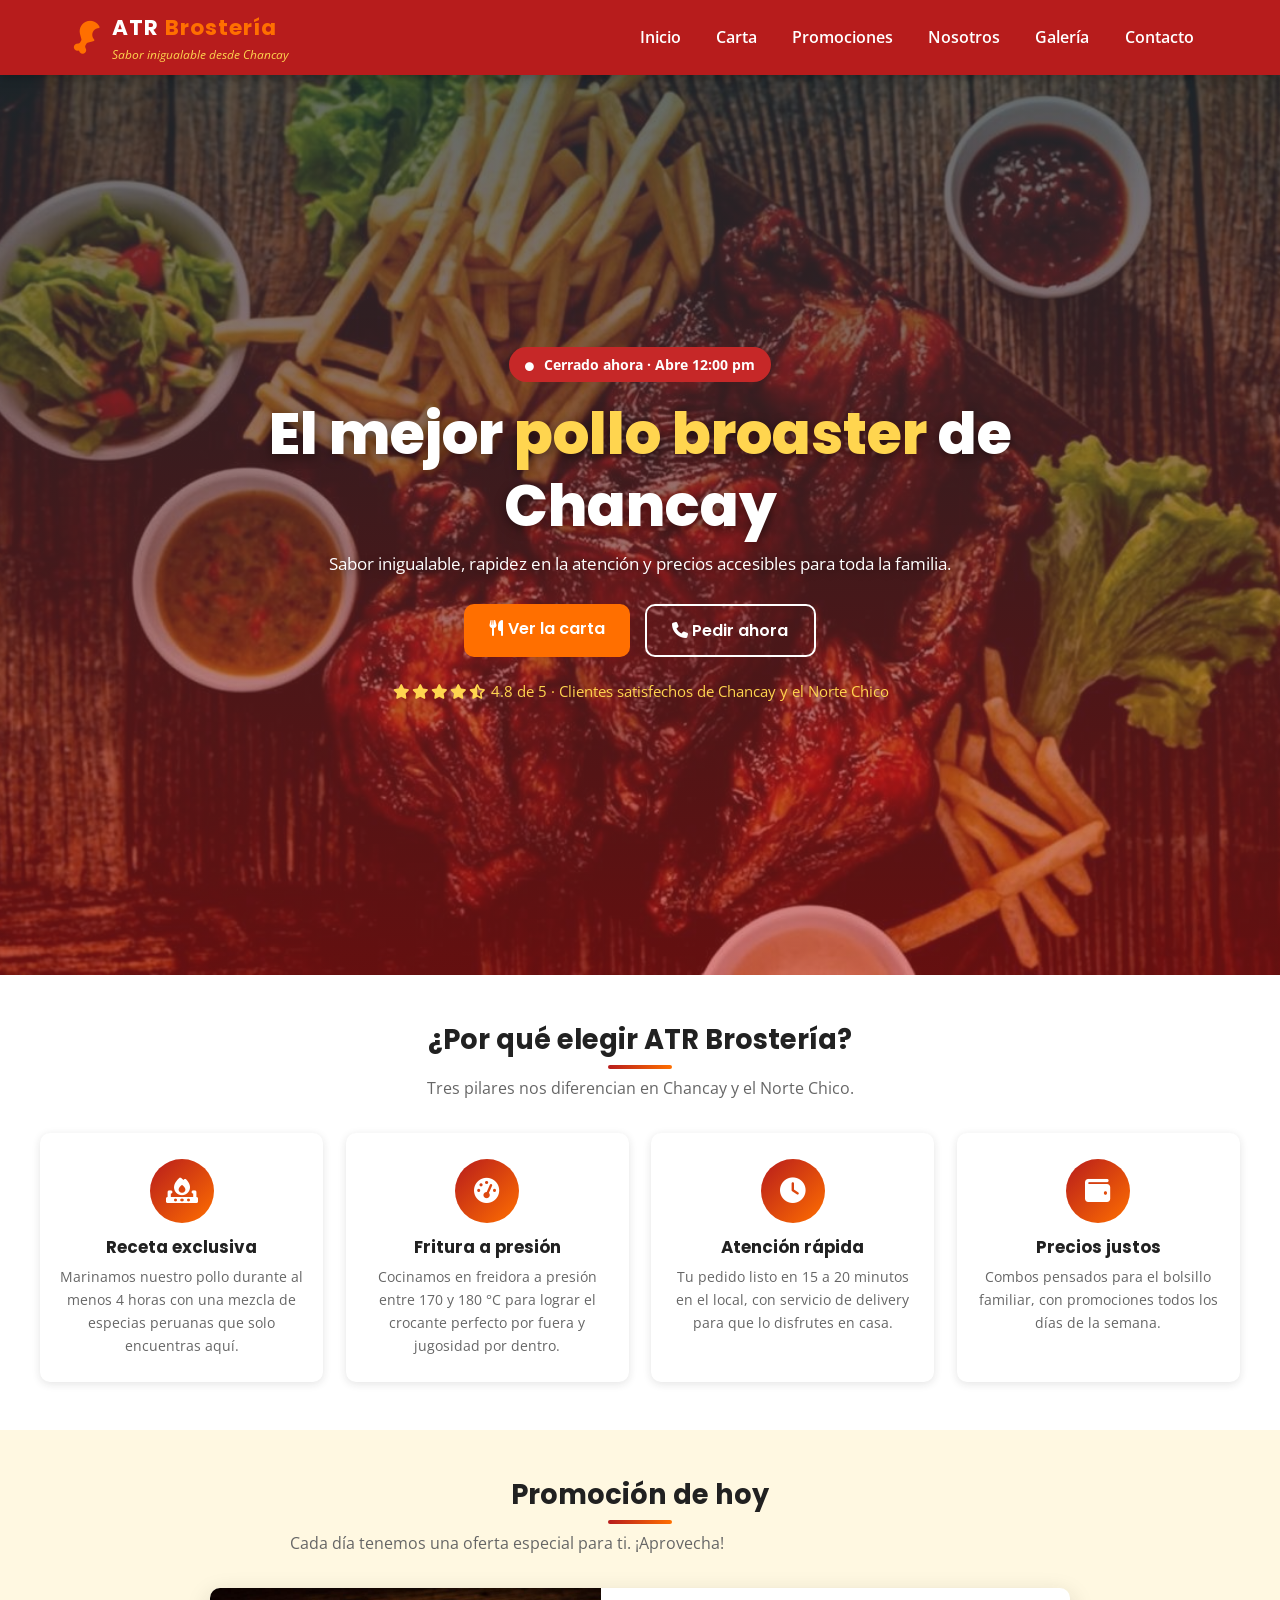
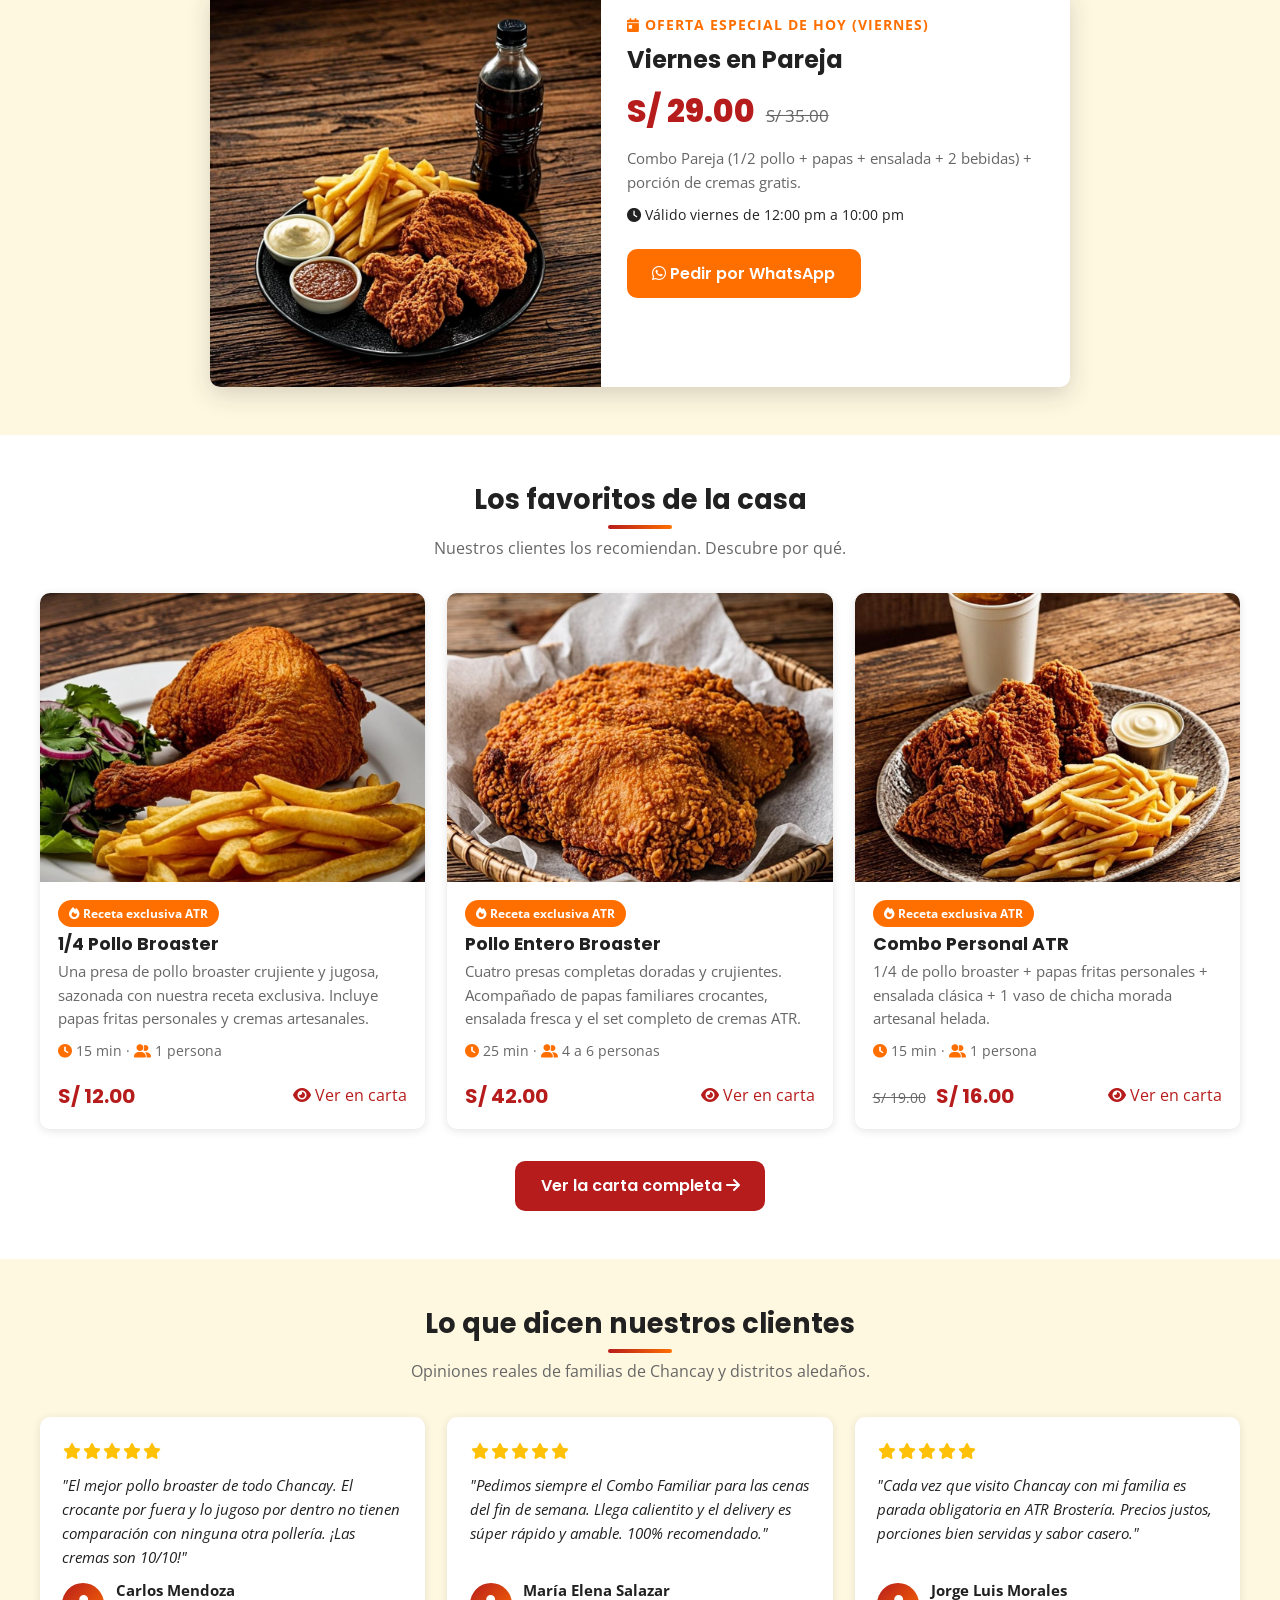
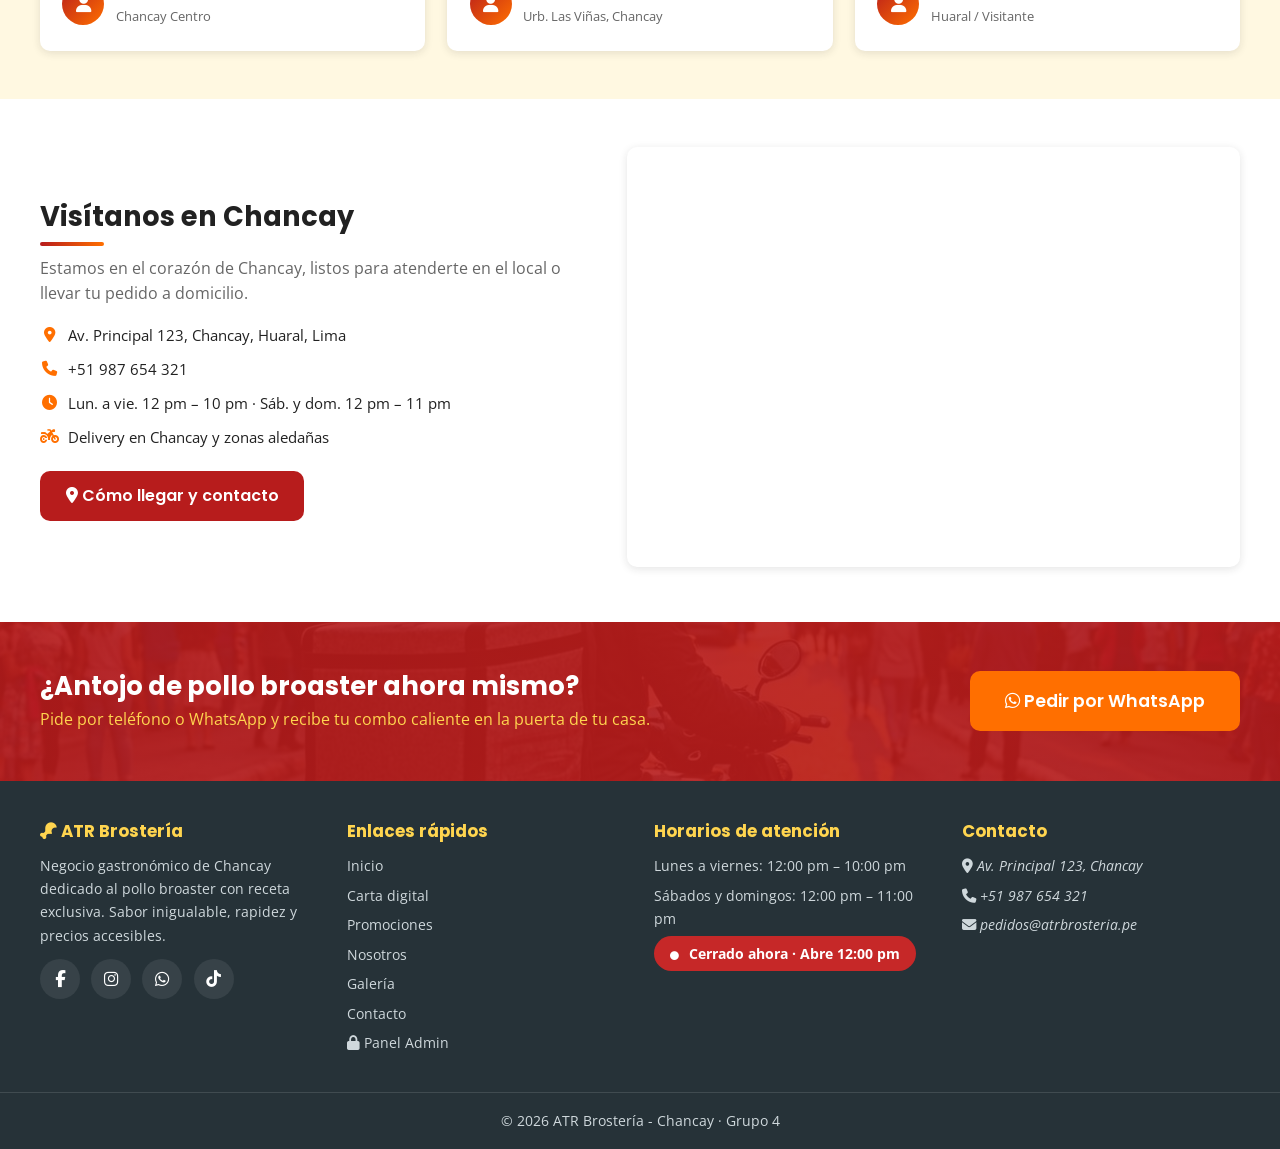
<file: index.html>
<!DOCTYPE html>
<html lang="es">

<head>
  <meta charset="UTF-8">
  <meta name="viewport" content="width=device-width, initial-scale=1.0">
  <title>ATR Brostería | El mejor pollo broaster de Chancay</title>
  <meta name="description"
    content="ATR Brostería en Chancay: pollo broaster con receta exclusiva, combos familiares, promociones diarias y delivery. Consulta nuestra carta, horarios y ubicación.">
  <meta name="keywords"
    content="pollo broaster Chancay, brostería Huaral, pollo frito, delivery Chancay, ATR Brostería">
  <meta name="author" content="Grupo 4 - Taller de Programación Web UTP">
  <meta property="og:title" content="ATR Brostería | Sabor inigualable en Chancay">
  <meta property="og:description"
    content="Pollo broaster con receta exclusiva, preparado al instante. Combos familiares y delivery en Chancay.">
  <meta property="og:type" content="website">
  <link rel="icon" type="image/png" href="img/favicon.png">

  <link rel="preconnect" href="https://fonts.googleapis.com">
  <link rel="preconnect" href="https://fonts.gstatic.com" crossorigin>
  <link
    href="https://fonts.googleapis.com/css2?family=Open+Sans:ital,wght@0,400;0,600;1,400&family=Poppins:wght@500;600;700;800&display=swap"
    rel="stylesheet">

  <link rel="stylesheet" href="https://cdnjs.cloudflare.com/ajax/libs/font-awesome/6.5.2/css/all.min.css">

  <link rel="stylesheet" href="css/styles.css">
  <link rel="stylesheet" href="css/home.css">
</head>

<body>
  <a href="#contenido" class="saltar-contenido">Saltar al contenido principal</a>

  <!-- Encabezado -->
  <header class="site-header">
    <div class="contenedor barra-header">
      <a href="index.html" class="logo" aria-label="ATR Brostería - Inicio">
        <i class="fa-solid fa-drumstick-bite" aria-hidden="true"></i>
        <span>
          <span class="logo-nombre">ATR <span>Brostería</span></span><br>
          <span class="logo-eslogan">Sabor inigualable desde Chancay</span>
        </span>
      </a>

      <!-- Menú móvil -->
      <button id="btn-hamburguesa" class="btn-hamburguesa" aria-label="Abrir menú de navegación" aria-expanded="false"
        aria-controls="main-nav">
        <span></span><span></span><span></span>
      </button>

      <!-- Navegación principal -->
      <nav id="main-nav" class="main-nav" aria-label="Navegación principal">
        <ul>
          <li><a href="index.html">Inicio</a></li>
          <li><a href="carta.html">Carta</a></li>
          <li><a href="promociones.html">Promociones</a></li>
          <li><a href="nosotros.html">Nosotros</a></li>
          <li><a href="galeria.html">Galería</a></li>
          <li><a href="contacto.html">Contacto</a></li>
        </ul>
      </nav>
    </div>
  </header>

  <!-- Contenido principal -->
  <main id="contenido">

    <!-- Hero -->
    <section class="hero" aria-label="Presentación de ATR Brostería">
      <div class="hero-contenido">
        <span class="badge estado-badge" data-estado-local>Cargando estado...</span>
        <h1>El mejor <em>pollo broaster</em> de Chancay</h1>
        <p class="hero-eslogan">Sabor inigualable, rapidez en la atención y precios accesibles para toda la familia.</p>
        <div class="hero-botones">
          <a href="carta.html" class="btn btn-acento"><i class="fa-solid fa-utensils"></i> Ver la carta</a>
          <a href="tel:+51987654321" class="btn btn-borde"><i class="fa-solid fa-phone"></i> Pedir ahora</a>
        </div>
        <p class="hero-valoracion">
          <span class="estrellas" aria-hidden="true">
            <i class="fa-solid fa-star"></i><i class="fa-solid fa-star"></i><i class="fa-solid fa-star"></i><i
              class="fa-solid fa-star"></i><i class="fa-solid fa-star-half-stroke"></i>
          </span>
          4.8 de 5 · Clientes satisfechos de Chancay y el Norte Chico
        </p>
      </div>
    </section>

    <!-- Pilares -->
    <section class="seccion" aria-labelledby="titulo-pilares">
      <div class="contenedor texto-centro">
        <h2 id="titulo-pilares" class="titulo-seccion centro">¿Por qué elegir ATR Brostería?</h2>
        <p class="subtitulo-seccion centro" style="margin-left:auto; margin-right:auto;">Tres pilares nos diferencian en
          Chancay y el Norte Chico.</p>
      </div>
      <div class="contenedor grid-pilares">
        <article class="tarjeta tarjeta-pilar animar-entrada">
          <i class="fa-solid fa-fire-burner pilar-icono" aria-hidden="true"></i>
          <h3>Receta exclusiva</h3>
          <p>Marinamos nuestro pollo durante al menos 4 horas con una mezcla de especias peruanas que solo encuentras
            aquí.</p>
        </article>
        <article class="tarjeta tarjeta-pilar animar-entrada">
          <i class="fa-solid fa-gauge-high pilar-icono" aria-hidden="true"></i>
          <h3>Fritura a presión</h3>
          <p>Cocinamos en freidora a presión entre 170 y 180 °C para lograr el crocante perfecto por fuera y jugosidad
            por dentro.</p>
        </article>
        <article class="tarjeta tarjeta-pilar animar-entrada">
          <i class="fa-solid fa-clock pilar-icono" aria-hidden="true"></i>
          <h3>Atención rápida</h3>
          <p>Tu pedido listo en 15 a 20 minutos en el local, con servicio de delivery para que lo disfrutes en casa.</p>
        </article>
        <article class="tarjeta tarjeta-pilar animar-entrada">
          <i class="fa-solid fa-wallet pilar-icono" aria-hidden="true"></i>
          <h3>Precios justos</h3>
          <p>Combos pensados para el bolsillo familiar, con promociones todos los días de la semana.</p>
        </article>
      </div>
    </section>

    <!-- Promoción del día -->
    <section class="seccion seccion-crema" aria-labelledby="titulo-promo-dia">
      <div class="contenedor">
        <h2 id="titulo-promo-dia" class="titulo-seccion centro texto-centro">Promoción de hoy</h2>
        <p class="subtitulo-seccion centro" style="margin-left:auto; margin-right:auto;">Cada día tenemos una oferta
          especial para ti. ¡Aprovecha!</p>
        <div id="promo-del-dia" class="promo-dia"></div>
      </div>
    </section>

    <!-- Productos destacados -->
    <section class="seccion" aria-labelledby="titulo-destacados">
      <div class="contenedor texto-centro">
        <h2 id="titulo-destacados" class="titulo-seccion centro">Los favoritos de la casa</h2>
        <p class="subtitulo-seccion centro" style="margin-left:auto; margin-right:auto;">Nuestros clientes los
          recomiendan. Descubre por qué.</p>
      </div>
      <div class="contenedor">
        <div id="grid-destacados" class="grid-productos"></div>
        <p class="texto-centro" style="margin-top: 2rem;">
          <a href="carta.html" class="btn btn-primario">Ver la carta completa <i
              class="fa-solid fa-arrow-right"></i></a>
        </p>
      </div>
    </section>

    <!-- Testimonios -->
    <section class="seccion seccion-crema" aria-labelledby="titulo-testimonios">
      <div class="contenedor texto-centro">
        <h2 id="titulo-testimonios" class="titulo-seccion centro">Lo que dicen nuestros clientes</h2>
        <p class="subtitulo-seccion centro" style="margin-left:auto; margin-right:auto;">Opiniones reales de familias de
          Chancay y distritos aledaños.</p>
      </div>
      <div class="contenedor grid-testimonios" id="grid-testimonios"></div>
    </section>

    <!-- Ubicación y mapa -->
    <section class="seccion" aria-labelledby="titulo-mapa">
      <div class="contenedor mapa-grid">
        <div class="mapa-info">
          <h2 id="titulo-mapa" class="titulo-seccion">Visítanos en Chancay</h2>
          <p>Estamos en el corazón de Chancay, listos para atenderte en el local o llevar tu pedido a domicilio.</p>
          <ul class="lista-contacto">
            <li><i class="fa-solid fa-location-dot"></i> Av. Principal 123, Chancay, Huaral, Lima</li>
            <li><i class="fa-solid fa-phone"></i> +51 987 654 321</li>
            <li><i class="fa-solid fa-clock"></i> Lun. a vie. 12 pm – 10 pm · Sáb. y dom. 12 pm – 11 pm</li>
            <li><i class="fa-solid fa-motorcycle"></i> Delivery en Chancay y zonas aledañas</li>
          </ul>
          <a href="contacto.html" class="btn btn-primario"><i class="fa-solid fa-location-dot"></i> Cómo llegar y
            contacto</a>
        </div>
        <div class="mapa-iframe">
          <iframe src="https://www.google.com/maps?q=Plaza%20de%20Armas%20de%20Chancay%2C%20Peru&output=embed"
            title="Mapa de ubicación de ATR Brostería en Chancay" loading="lazy" allowfullscreen
            referrerpolicy="no-referrer-when-downgrade"></iframe>
        </div>
      </div>
    </section>

    <!-- Delivery -->
    <section class="cta-delivery" aria-labelledby="titulo-cta">
      <div class="contenedor cta-delivery-contenido">
        <div>
          <h2 id="titulo-cta">¿Antojo de pollo broaster ahora mismo?</h2>
          <p>Pide por teléfono o WhatsApp y recibe tu combo caliente en la puerta de tu casa.</p>
        </div>
        <a href="https://wa.me/51987654321" class="btn btn-acento btn-grande" target="_blank" rel="noopener">
          <i class="fa-brands fa-whatsapp"></i> Pedir por WhatsApp
        </a>
      </div>
    </section>
  </main>

  <!-- Pie de página -->
  <footer class="site-footer">
    <div class="contenedor footer-grid">
      <div>
        <h4><i class="fa-solid fa-drumstick-bite"></i> ATR Brostería</h4>
        <p>Negocio gastronómico de Chancay dedicado al pollo broaster con receta exclusiva. Sabor inigualable, rapidez y
          precios accesibles.</p>
        <div class="footer-redes">
          <a href="https://facebook.com" target="_blank" rel="noopener" aria-label="Facebook de ATR Brostería"><i
              class="fa-brands fa-facebook-f"></i></a>
          <a href="https://instagram.com" target="_blank" rel="noopener" aria-label="Instagram de ATR Brostería"><i
              class="fa-brands fa-instagram"></i></a>
          <a href="https://wa.me/51987654321" target="_blank" rel="noopener" aria-label="WhatsApp de ATR Brostería"><i
              class="fa-brands fa-whatsapp"></i></a>
          <a href="https://tiktok.com" target="_blank" rel="noopener" aria-label="TikTok de ATR Brostería"><i
              class="fa-brands fa-tiktok"></i></a>
        </div>
      </div>
      <div>
        <h4>Enlaces rápidos</h4>
        <ul>
          <li><a href="index.html">Inicio</a></li>
          <li><a href="carta.html">Carta digital</a></li>
          <li><a href="promociones.html">Promociones</a></li>
          <li><a href="nosotros.html">Nosotros</a></li>
          <li><a href="galeria.html">Galería</a></li>
          <li><a href="contacto.html">Contacto</a></li>
          <li><a href="admin.html"><i class="fa-solid fa-lock"></i> Panel Admin</a></li>
        </ul>
      </div>
      <div>
        <h4>Horarios de atención</h4>
        <ul>
          <li>Lunes a viernes: 12:00 pm – 10:00 pm</li>
          <li>Sábados y domingos: 12:00 pm – 11:00 pm</li>
        </ul>
        <p><span class="badge estado-badge" data-estado-local>Cargando estado...</span></p>
      </div>
      <div>
        <h4>Contacto</h4>
        <address>
          <ul>
            <li><i class="fa-solid fa-location-dot"></i> Av. Principal 123, Chancay</li>
            <li><i class="fa-solid fa-phone"></i> <a href="tel:+51987654321">+51 987 654 321</a></li>
            <li><i class="fa-solid fa-envelope"></i> <a
                href="mailto:pedidos@atrbrosteria.pe">pedidos@atrbrosteria.pe</a></li>
          </ul>
        </address>
      </div>
    </div>
    <div class="footer-copy">
      <p>&copy; <span id="anio-actual">2026</span> ATR Brostería - Chancay · Grupo 4</p>
    </div>
  </footer>

  <!-- Scripts -->
  <script src="js/main.js"></script>
</body>

</html>
</file>
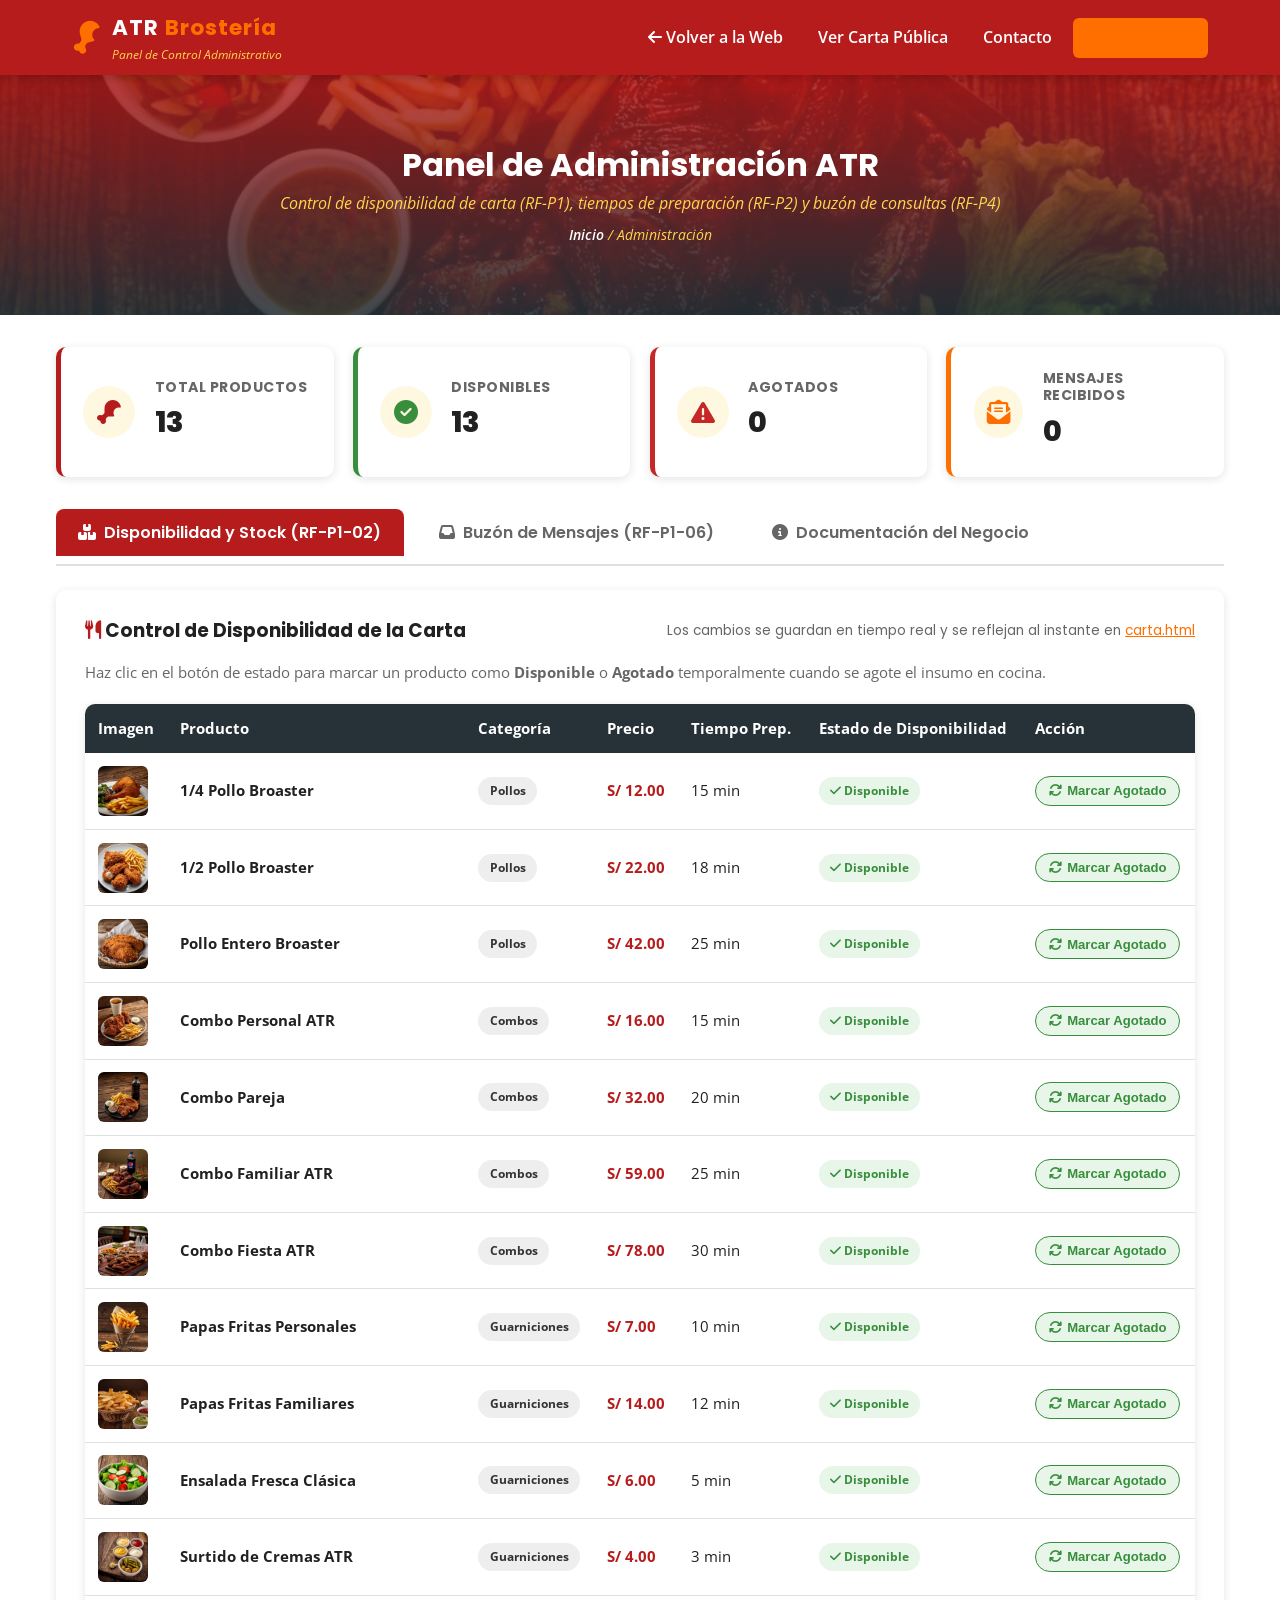
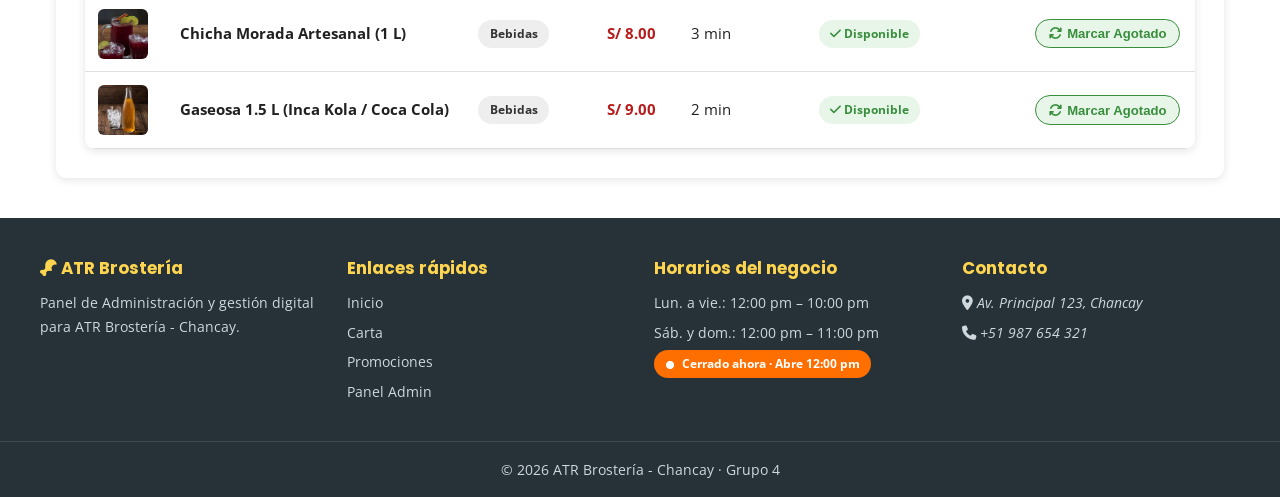
<file: admin.html>
<!DOCTYPE html>
<html lang="es">

<head>
  <meta charset="UTF-8">
  <meta name="viewport" content="width=device-width, initial-scale=1.0">
  <title>Panel de Administración | ATR Brostería - Chancay</title>
  <meta name="description" content="Panel administrativo de gestión de stock, disponibilidad y mensajes de ATR Brostería Chancay.">
  <meta name="author" content="Grupo 4 - Taller de Programación Web UTP">
  <link rel="icon" type="image/png" href="img/favicon.png">

  <link rel="preconnect" href="https://fonts.googleapis.com">
  <link rel="preconnect" href="https://fonts.gstatic.com" crossorigin>
  <link
    href="https://fonts.googleapis.com/css2?family=Open+Sans:ital,wght@0,400;0,600;1,400&family=Poppins:wght@500;600;700;800&display=swap"
    rel="stylesheet">
  <link rel="stylesheet" href="https://cdnjs.cloudflare.com/ajax/libs/font-awesome/6.5.2/css/all.min.css">

  <link rel="stylesheet" href="css/styles.css">
  <style>
    .admin-container {
      max-width: 1200px;
      margin: 2rem auto;
      padding: 0 1rem;
    }

    .admin-header-kpi {
      display: grid;
      grid-template-columns: repeat(auto-fit, minmax(220px, 1fr));
      gap: 1.2rem;
      margin-bottom: 2rem;
    }

    .kpi-card {
      background-color: #FFFFFF;
      padding: 1.4rem;
      border-radius: var(--radio);
      box-shadow: var(--sombra-tarjeta);
      display: flex;
      align-items: center;
      gap: 1.2rem;
      border-left: 5px solid var(--color-primario);
    }

    .kpi-card.kpi-verde {
      border-left-color: var(--color-exito);
    }

    .kpi-card.kpi-amarillo {
      border-left-color: var(--color-acento);
    }

    .kpi-card.kpi-rojo {
      border-left-color: var(--color-error);
    }

    .kpi-icon {
      width: 52px;
      height: 52px;
      border-radius: 50%;
      background-color: var(--color-crema);
      display: flex;
      align-items: center;
      justify-content: center;
      font-size: 1.5rem;
      color: var(--color-primario);
    }

    .kpi-info h4 {
      font-size: 0.88rem;
      color: var(--color-gris);
      margin: 0;
      text-transform: uppercase;
      letter-spacing: 0.5px;
    }

    .kpi-info .kpi-num {
      font-size: 1.8rem;
      font-weight: 800;
      font-family: var(--fuente-titulos);
      color: var(--color-texto);
      margin: 0.2rem 0 0;
    }

    .admin-tabs {
      display: flex;
      gap: 0.8rem;
      margin-bottom: 1.5rem;
      border-bottom: 2px solid var(--color-borde);
      padding-bottom: 0.5rem;
      overflow-x: auto;
    }

    .admin-tab-btn {
      padding: 0.7rem 1.4rem;
      border: none;
      background: none;
      font-family: var(--fuente-titulos);
      font-size: 1rem;
      font-weight: 600;
      color: var(--color-gris);
      cursor: pointer;
      border-radius: 8px 8px 0 0;
      transition: all var(--transicion);
      display: flex;
      align-items: center;
      gap: 0.5rem;
      white-space: nowrap;
    }

    .admin-tab-btn.activo {
      background-color: var(--color-primario);
      color: #FFFFFF;
    }

    .admin-panel-seccion {
      background-color: #FFFFFF;
      padding: 1.8rem;
      border-radius: var(--radio);
      box-shadow: var(--sombra-tarjeta);
      margin-bottom: 2.5rem;
    }

    .admin-panel-seccion h3 {
      margin-bottom: 1.2rem;
      display: flex;
      align-items: center;
      justify-content: space-between;
      flex-wrap: wrap;
      gap: 0.8rem;
    }

    .tabla-admin {
      width: 100%;
      border-collapse: collapse;
      font-size: 0.92rem;
    }

    .tabla-admin th {
      background-color: var(--color-oscuro);
      color: #FFFFFF;
      padding: 0.8rem;
      text-align: left;
    }

    .tabla-admin td {
      padding: 0.8rem;
      border-bottom: 1px solid var(--color-borde);
      vertical-align: middle;
    }

    .tabla-admin tr:hover {
      background-color: var(--color-crema);
    }

    .btn-toggle-stock {
      padding: 0.4rem 0.8rem;
      border-radius: 999px;
      font-size: 0.82rem;
      font-weight: 700;
      cursor: pointer;
      border: none;
      display: inline-flex;
      align-items: center;
      gap: 0.35rem;
      transition: transform 0.2s ease;
    }

    .btn-toggle-stock:hover {
      transform: scale(1.05);
    }

    .btn-toggle-stock.disponible {
      background-color: #E8F5E9;
      color: var(--color-exito);
      border: 1px solid var(--color-exito);
    }

    .btn-toggle-stock.agotado {
      background-color: #FFEBEE;
      color: var(--color-error);
      border: 1px solid var(--color-error);
    }

    .mensaje-card {
      border: 1px solid var(--color-borde);
      border-radius: 8px;
      padding: 1.2rem;
      margin-bottom: 1rem;
      background-color: #FAFAFA;
      transition: border-color var(--transicion);
    }

    .mensaje-card.no-leido {
      border-left: 5px solid var(--color-acento);
      background-color: #FFFFFF;
    }

    .mensaje-meta {
      display: flex;
      justify-content: space-between;
      font-size: 0.85rem;
      color: var(--color-gris);
      margin-bottom: 0.5rem;
      flex-wrap: wrap;
      gap: 0.5rem;
    }

    .mensaje-acciones {
      display: flex;
      gap: 0.5rem;
      margin-top: 0.8rem;
      flex-wrap: wrap;
    }
  </style>
</head>

<body>
  <a href="#contenido" class="saltar-contenido">Saltar al contenido principal</a>

  <!-- Encabezado -->
  <header class="site-header">
    <div class="contenedor barra-header">
      <a href="index.html" class="logo" aria-label="ATR Brostería - Inicio">
        <i class="fa-solid fa-drumstick-bite" aria-hidden="true"></i>
        <span>
          <span class="logo-nombre">ATR <span>Brostería</span></span><br>
          <span class="logo-eslogan">Panel de Control Administrativo</span>
        </span>
      </a>

      <button id="btn-hamburguesa" class="btn-hamburguesa" aria-label="Abrir menú de navegación" aria-expanded="false"
        aria-controls="main-nav">
        <span></span><span></span><span></span>
      </button>

      <nav id="main-nav" class="main-nav" aria-label="Navegación principal">
        <ul>
          <li><a href="index.html"><i class="fa-solid fa-arrow-left"></i> Volver a la Web</a></li>
          <li><a href="carta.html">Ver Carta Pública</a></li>
          <li><a href="contacto.html">Contacto</a></li>
          <li><a href="admin.html" class="activo" style="color: var(--color-acento); font-weight: 700;"><i class="fa-solid fa-lock"></i> Admin ATR</a></li>
        </ul>
      </nav>
    </div>
  </header>

  <main id="contenido">
    <!-- Banner -->
    <section class="page-banner">
      <div>
        <h1>Panel de Administración ATR</h1>
        <p>Control de disponibilidad de carta (RF-P1), tiempos de preparación (RF-P2) y buzón de consultas (RF-P4)</p>
        <p class="breadcrumb"><a href="index.html">Inicio</a> / Administración</p>
      </div>
    </section>

    <div class="admin-container">

      <!-- Métricas KPI -->
      <section class="admin-header-kpi">
        <article class="kpi-card">
          <div class="kpi-icon"><i class="fa-solid fa-drumstick-bite"></i></div>
          <div class="kpi-info">
            <h4>Total Productos</h4>
            <div class="kpi-num" id="kpi-total-prod">13</div>
          </div>
        </article>

        <article class="kpi-card kpi-verde">
          <div class="kpi-icon" style="color: var(--color-exito);"><i class="fa-solid fa-circle-check"></i></div>
          <div class="kpi-info">
            <h4>Disponibles</h4>
            <div class="kpi-num" id="kpi-disponibles">13</div>
          </div>
        </article>

        <article class="kpi-card kpi-rojo">
          <div class="kpi-icon" style="color: var(--color-error);"><i class="fa-solid fa-triangle-exclamation"></i></div>
          <div class="kpi-info">
            <h4>Agotados</h4>
            <div class="kpi-num" id="kpi-agotados">0</div>
          </div>
        </article>

        <article class="kpi-card kpi-amarillo">
          <div class="kpi-icon" style="color: var(--color-acento);"><i class="fa-solid fa-envelope-open-text"></i></div>
          <div class="kpi-info">
            <h4>Mensajes Recibidos</h4>
            <div class="kpi-num" id="kpi-mensajes">0</div>
          </div>
        </article>
      </section>

      <!-- Pestañas -->
      <div class="admin-tabs" role="tablist">
        <button type="button" class="admin-tab-btn activo" id="tab-btn-stock" onclick="cambiarTab('stock')">
          <i class="fa-solid fa-boxes-stacked"></i> Disponibilidad y Stock (RF-P1-02)
        </button>
        <button type="button" class="admin-tab-btn" id="tab-btn-mensajes" onclick="cambiarTab('mensajes')">
          <i class="fa-solid fa-inbox"></i> Buzón de Mensajes (RF-P1-06)
        </button>
        <button type="button" class="admin-tab-btn" id="tab-btn-guia" onclick="cambiarTab('guia')">
          <i class="fa-solid fa-circle-info"></i> Documentación del Negocio
        </button>
      </div>

      <!-- Tab 1: Gestión de Stock y Productos -->
      <section id="panel-stock" class="admin-panel-seccion">
        <h3>
          <span><i class="fa-solid fa-utensils" style="color:var(--color-primario);"></i> Control de Disponibilidad de la Carta</span>
          <span style="font-size: 0.85rem; font-weight: normal; color: var(--color-gris);">
            Los cambios se guardan en tiempo real y se reflejan al instante en <a href="carta.html" target="_blank" style="color:var(--color-acento); text-decoration:underline;">carta.html</a>
          </span>
        </h3>
        <p style="font-size: 0.92rem; color: var(--color-gris); margin-bottom: 1.2rem;">
          Haz clic en el botón de estado para marcar un producto como <strong>Disponible</strong> o <strong>Agotado</strong> temporalmente cuando se agote el insumo en cocina.
        </p>

        <div class="tabla-responsiva">
          <table class="tabla-admin">
            <thead>
              <tr>
                <th>Imagen</th>
                <th>Producto</th>
                <th>Categoría</th>
                <th>Precio</th>
                <th>Tiempo Prep.</th>
                <th>Estado de Disponibilidad</th>
                <th>Acción</th>
              </tr>
            </thead>
            <tbody id="tabla-cuerpo-productos">
              <!-- Renderizado dinámico con JS -->
            </tbody>
          </table>
        </div>
      </section>

      <!-- Tab 2: Buzón de Mensajes -->
      <section id="panel-mensajes" class="admin-panel-seccion" style="display: none;">
        <h3>
          <span><i class="fa-solid fa-inbox" style="color:var(--color-primario);"></i> Mensajes de Clientes y Proveedores</span>
          <div>
            <button type="button" class="btn btn-acento" style="font-size: 0.85rem; padding: 0.4rem 0.8rem;" onclick="insertarMensajeDemo()">
              <i class="fa-solid fa-plus"></i> Agregar mensaje de prueba
            </button>
            <button type="button" class="btn btn-borde" style="font-size: 0.85rem; padding: 0.4rem 0.8rem; margin-left: 0.4rem;" onclick="limpiarBuzon()">
              <i class="fa-solid fa-trash"></i> Vaciar buzón
            </button>
          </div>
        </h3>
        <p style="font-size: 0.92rem; color: var(--color-gris); margin-bottom: 1.2rem;">
          Mensajes enviados desde el formulario de <a href="contacto.html" target="_blank" style="color:var(--color-acento); text-decoration:underline;">contacto.html</a> y solicitudes de cotización o proveedores.
        </p>

        <div id="lista-mensajes-admin">
          <!-- Renderizado dinámico de mensajes -->
        </div>
      </section>

      <!-- Tab 3: Guía y Procesos del Proyecto -->
      <section id="panel-guia" class="admin-panel-seccion" style="display: none;">
        <h3><i class="fa-solid fa-book" style="color:var(--color-primario);"></i> Resumen de Procesos y Requerimientos de ATR Brostería</h3>
        
        <div style="display: grid; gap: 1rem; margin-top: 1rem;">
          <div style="padding: 1rem; background-color: var(--color-crema); border-radius: 8px;">
            <h4 style="margin: 0 0 0.4rem 0; color: var(--color-primario);"><i class="fa-solid fa-boxes-packing"></i> Proceso 1: Recepción y gestión de insumos</h4>
            <p style="margin: 0; font-size: 0.9rem;">Gestión de stock de pollos, papas y aceites. El sistema permite marcar ítems como agotados (RF-P1-02) y recibir ofertas de proveedores (RF-P1-04) en este panel.</p>
          </div>

          <div style="padding: 1rem; background-color: var(--color-crema); border-radius: 8px;">
            <h4 style="margin: 0 0 0.4rem 0; color: var(--color-primario);"><i class="fa-solid fa-bowl-food"></i> Proceso 2: Marinado y preparación de alimentos</h4>
            <p style="margin: 0; font-size: 0.9rem;">Receta exclusiva de marinado de 4 horas descrita en <a href="nosotros.html">nosotros.html</a> (RF-P2-01) y galería fotográfica de cocina en <a href="galeria.html">galeria.html</a> (RF-P2-03).</p>
          </div>

          <div style="padding: 1rem; background-color: var(--color-crema); border-radius: 8px;">
            <h4 style="margin: 0 0 0.4rem 0; color: var(--color-primario);"><i class="fa-solid fa-fire"></i> Proceso 3: Fritura a presión de pollo</h4>
            <p style="margin: 0; font-size: 0.9rem;">Cocción a presión entre 170 y 180 °C en tres presentaciones (1/4, 1/2 y entero) con filtros interactivos de categoría en <a href="carta.html">carta.html</a> (RF-P3-03).</p>
          </div>

          <div style="padding: 1rem; background-color: var(--color-crema); border-radius: 8px;">
            <h4 style="margin: 0 0 0.4rem 0; color: var(--color-primario);"><i class="fa-solid fa-comments"></i> Proceso 4: Toma de pedidos y atención al cliente</h4>
            <p style="margin: 0; font-size: 0.9rem;">Formulario validado con JavaScript (RF-P4-02), mapa en Chancay (RF-P4-05), redes sociales en footer y acordeón de preguntas frecuentes (RF-P4-07).</p>
          </div>

          <div style="padding: 1rem; background-color: var(--color-crema); border-radius: 8px;">
            <h4 style="margin: 0 0 0.4rem 0; color: var(--color-primario);"><i class="fa-solid fa-cubes"></i> Proceso 5: Empaquetado y personalización de combos</h4>
            <p style="margin: 0; font-size: 0.9rem;">Personalizador dinámico de combos mediante checkboxes con la función reactiva <code>actualizarPrecio()</code> en el modal de la carta (RF-P5-02, RF-P5-03).</p>
          </div>
        </div>
      </section>

    </div>
  </main>

  <!-- Pie de página -->
  <footer class="site-footer">
    <div class="contenedor footer-grid">
      <div>
        <h4><i class="fa-solid fa-drumstick-bite"></i> ATR Brostería</h4>
        <p>Panel de Administración y gestión digital para ATR Brostería - Chancay.</p>
      </div>
      <div>
        <h4>Enlaces rápidos</h4>
        <ul>
          <li><a href="index.html">Inicio</a></li>
          <li><a href="carta.html">Carta</a></li>
          <li><a href="promociones.html">Promociones</a></li>
          <li><a href="admin.html">Panel Admin</a></li>
        </ul>
      </div>
      <div>
        <h4>Horarios del negocio</h4>
        <ul>
          <li>Lun. a vie.: 12:00 pm – 10:00 pm</li>
          <li>Sáb. y dom.: 12:00 pm – 11:00 pm</li>
        </ul>
        <p><span class="badge estado-badge" data-estado-local>Cargando...</span></p>
      </div>
      <div>
        <h4>Contacto</h4>
        <address>
          <ul>
            <li><i class="fa-solid fa-location-dot"></i> Av. Principal 123, Chancay</li>
            <li><i class="fa-solid fa-phone"></i> +51 987 654 321</li>
          </ul>
        </address>
      </div>
    </div>
    <div class="footer-copy">
      <p>&copy; <span id="anio-actual">2026</span> ATR Brostería - Chancay · Grupo 4</p>
    </div>
  </footer>

  <!-- Scripts -->
  <script src="js/main.js"></script>
  <script>
    // Lógica específica para el panel de administración
    function cambiarTab(tabId) {
      document.getElementById('panel-stock').style.display = tabId === 'stock' ? 'block' : 'none';
      document.getElementById('panel-mensajes').style.display = tabId === 'mensajes' ? 'block' : 'none';
      document.getElementById('panel-guia').style.display = tabId === 'guia' ? 'block' : 'none';

      document.getElementById('tab-btn-stock').classList.toggle('activo', tabId === 'stock');
      document.getElementById('tab-btn-mensajes').classList.toggle('activo', tabId === 'mensajes');
      document.getElementById('tab-btn-guia').classList.toggle('activo', tabId === 'guia');
    }

    function renderizarTablaProductosAdmin() {
      const tbody = document.getElementById('tabla-cuerpo-productos');
      if (!tbody) return;

      const productos = window.ATR.obtenerProductos();
      let total = productos.length;
      let disponibles = 0;
      let agotados = 0;

      tbody.innerHTML = productos.map(prod => {
        if (prod.disponible) disponibles++;
        else agotados++;

        return `
          <tr>
            <td><img src="${prod.imagen}" alt="${prod.nombre}" style="width: 50px; height: 50px; object-fit: cover; border-radius: 6px;"></td>
            <td><strong>${prod.nombre}</strong></td>
            <td><span class="badge" style="background:#eee; color:#333; text-transform:capitalize;">${prod.categoria}</span></td>
            <td style="font-weight: 700; color: var(--color-primario);">S/ ${prod.precio.toFixed(2)}</td>
            <td>${prod.tiempo}</td>
            <td>
              <span class="badge ${prod.disponible ? 'estado-disponible' : 'estado-agotado'}" style="background-color: ${prod.disponible ? '#E8F5E9' : '#FFEBEE'}; color: ${prod.disponible ? 'var(--color-exito)' : 'var(--color-error)'};">
                <i class="fa-solid ${prod.disponible ? 'fa-check' : 'fa-xmark'}"></i> ${prod.disponible ? 'Disponible' : 'Agotado'}
              </span>
            </td>
            <td>
              <button type="button" class="btn-toggle-stock ${prod.disponible ? 'disponible' : 'agotado'}" onclick="cambiarDisponibilidad('${prod.id}')">
                <i class="fa-solid fa-arrows-rotate"></i> ${prod.disponible ? 'Marcar Agotado' : 'Marcar Disponible'}
              </button>
            </td>
          </tr>
        `;
      }).join('');

      document.getElementById('kpi-total-prod').textContent = total;
      document.getElementById('kpi-disponibles').textContent = disponibles;
      document.getElementById('kpi-agotados').textContent = agotados;
    }

    function cambiarDisponibilidad(id) {
      window.ATR.toggleDisponibilidad(id);
      renderizarTablaProductosAdmin();
    }

    function renderizarMensajesAdmin() {
      const contenedor = document.getElementById('lista-mensajes-admin');
      const kpiMensajes = document.getElementById('kpi-mensajes');
      if (!contenedor) return;

      const raw = localStorage.getItem('atr_mensajes_contacto');
      const mensajes = raw ? JSON.parse(raw) : [];

      if (kpiMensajes) kpiMensajes.textContent = mensajes.length;

      if (mensajes.length === 0) {
        contenedor.innerHTML = `
          <div style="text-align: center; padding: 2rem; color: var(--color-gris);">
            <i class="fa-solid fa-inbox" style="font-size: 2.5rem; margin-bottom: 0.8rem; display: block; opacity: 0.5;"></i>
            <p>No hay mensajes registrados en el buzón actualmente.</p>
            <button type="button" class="btn btn-acento" onclick="insertarMensajeDemo()">
              <i class="fa-solid fa-plus"></i> Crear mensaje de prueba
            </button>
          </div>
        `;
        return;
      }

      contenedor.innerHTML = mensajes.map((msg, idx) => `
        <article class="mensaje-card ${!msg.leido ? 'no-leido' : ''}">
          <div class="mensaje-meta">
            <span><strong><i class="fa-solid fa-user"></i> ${msg.nombre}</strong> · <i class="fa-solid fa-envelope"></i> ${msg.email} · <i class="fa-solid fa-phone"></i> ${msg.telefono}</span>
            <span><i class="fa-solid fa-clock"></i> ${msg.fecha || 'Reciente'}</span>
          </div>
          <div style="margin: 0.5rem 0;">
            <span class="badge" style="background-color: var(--color-crema); color: var(--color-texto);"><i class="fa-solid fa-tag"></i> Tipo: ${msg.tipo}</span>
            ${!msg.leido ? '<span class="badge" style="background-color: var(--color-acento); color: #fff; margin-left: 0.4rem;">Nuevo</span>' : ''}
          </div>
          ${msg.empresa || msg.productoOfertado ? `
            <div style="background-color: #FFF8E1; border: 1px solid #FFE082; padding: 0.6rem 0.8rem; border-radius: 6px; font-size: 0.88rem; margin: 0.5rem 0;">
              <strong><i class="fa-solid fa-truck-ramp-box"></i> Propuesta de Proveedor:</strong> Empresa: <em>${msg.empresa || 'N/A'}</em> · Insumo: <em>${msg.productoOfertado || 'N/A'}</em> · Cantidad: <em>${msg.cantidad || 'N/A'}</em>
            </div>
          ` : ''}
          <p style="font-size: 0.95rem; margin: 0.6rem 0; color: #212121; background: #FFF; padding: 0.8rem; border-radius: 6px; border: 1px solid #E0E0E0;">
            "${msg.mensaje}"
          </p>
          <div class="mensaje-acciones">
            <a href="https://wa.me/51${msg.telefono}?text=${encodeURIComponent(`Hola ${msg.nombre}, te saludamos de ATR Brostería en respuesta a tu consulta sobre "${msg.tipo}".`)}" class="btn btn-acento" style="font-size: 0.82rem; padding: 0.35rem 0.7rem;" target="_blank" rel="noopener">
              <i class="fa-brands fa-whatsapp"></i> Responder WhatsApp
            </a>
            <button type="button" class="btn btn-borde" style="font-size: 0.82rem; padding: 0.35rem 0.7rem;" onclick="marcarLeido(${idx})">
              <i class="fa-solid ${msg.leido ? 'fa-envelope' : 'fa-check'}"></i> ${msg.leido ? 'Marcar no leído' : 'Marcar leído'}
            </button>
            <button type="button" class="btn" style="background-color: #FFEBEE; color: var(--color-error); font-size: 0.82rem; padding: 0.35rem 0.7rem;" onclick="eliminarMensaje(${idx})">
              <i class="fa-solid fa-trash"></i> Eliminar
            </button>
          </div>
        </article>
      `).join('');
    }

    function marcarLeido(index) {
      const mensajes = JSON.parse(localStorage.getItem('atr_mensajes_contacto') || '[]');
      if (mensajes[index]) {
        mensajes[index].leido = !mensajes[index].leido;
        localStorage.setItem('atr_mensajes_contacto', JSON.stringify(mensajes));
        renderizarMensajesAdmin();
      }
    }

    function eliminarMensaje(index) {
      if (!confirm('¿Estás seguro de eliminar este mensaje del buzón?')) return;
      const mensajes = JSON.parse(localStorage.getItem('atr_mensajes_contacto') || '[]');
      mensajes.splice(index, 1);
      localStorage.setItem('atr_mensajes_contacto', JSON.stringify(mensajes));
      renderizarMensajesAdmin();
    }

    function limpiarBuzon() {
      if (!confirm('¿Deseas vaciar todos los mensajes del buzón?')) return;
      localStorage.removeItem('atr_mensajes_contacto');
      renderizarMensajesAdmin();
    }

    function insertarMensajeDemo() {
      window.ATR.guardarMensajeContacto({
        nombre: 'Avícola San Fernando Chancay (Proveedor)',
        email: 'ventas@sanfernandochancay.pe',
        telefono: '987112233',
        tipo: 'proveedores',
        mensaje: 'Buenos días estimado propietario de ATR Brostería, le ofrecemos abastecimiento directo de pollos de primera calidad con entrega diaria a temperatura controlada y precios preferenciales.'
      });
      renderizarMensajesAdmin();
    }

    document.addEventListener('DOMContentLoaded', () => {
      renderizarTablaProductosAdmin();
      renderizarMensajesAdmin();
    });
  </script>
</body>

</html>
</file>
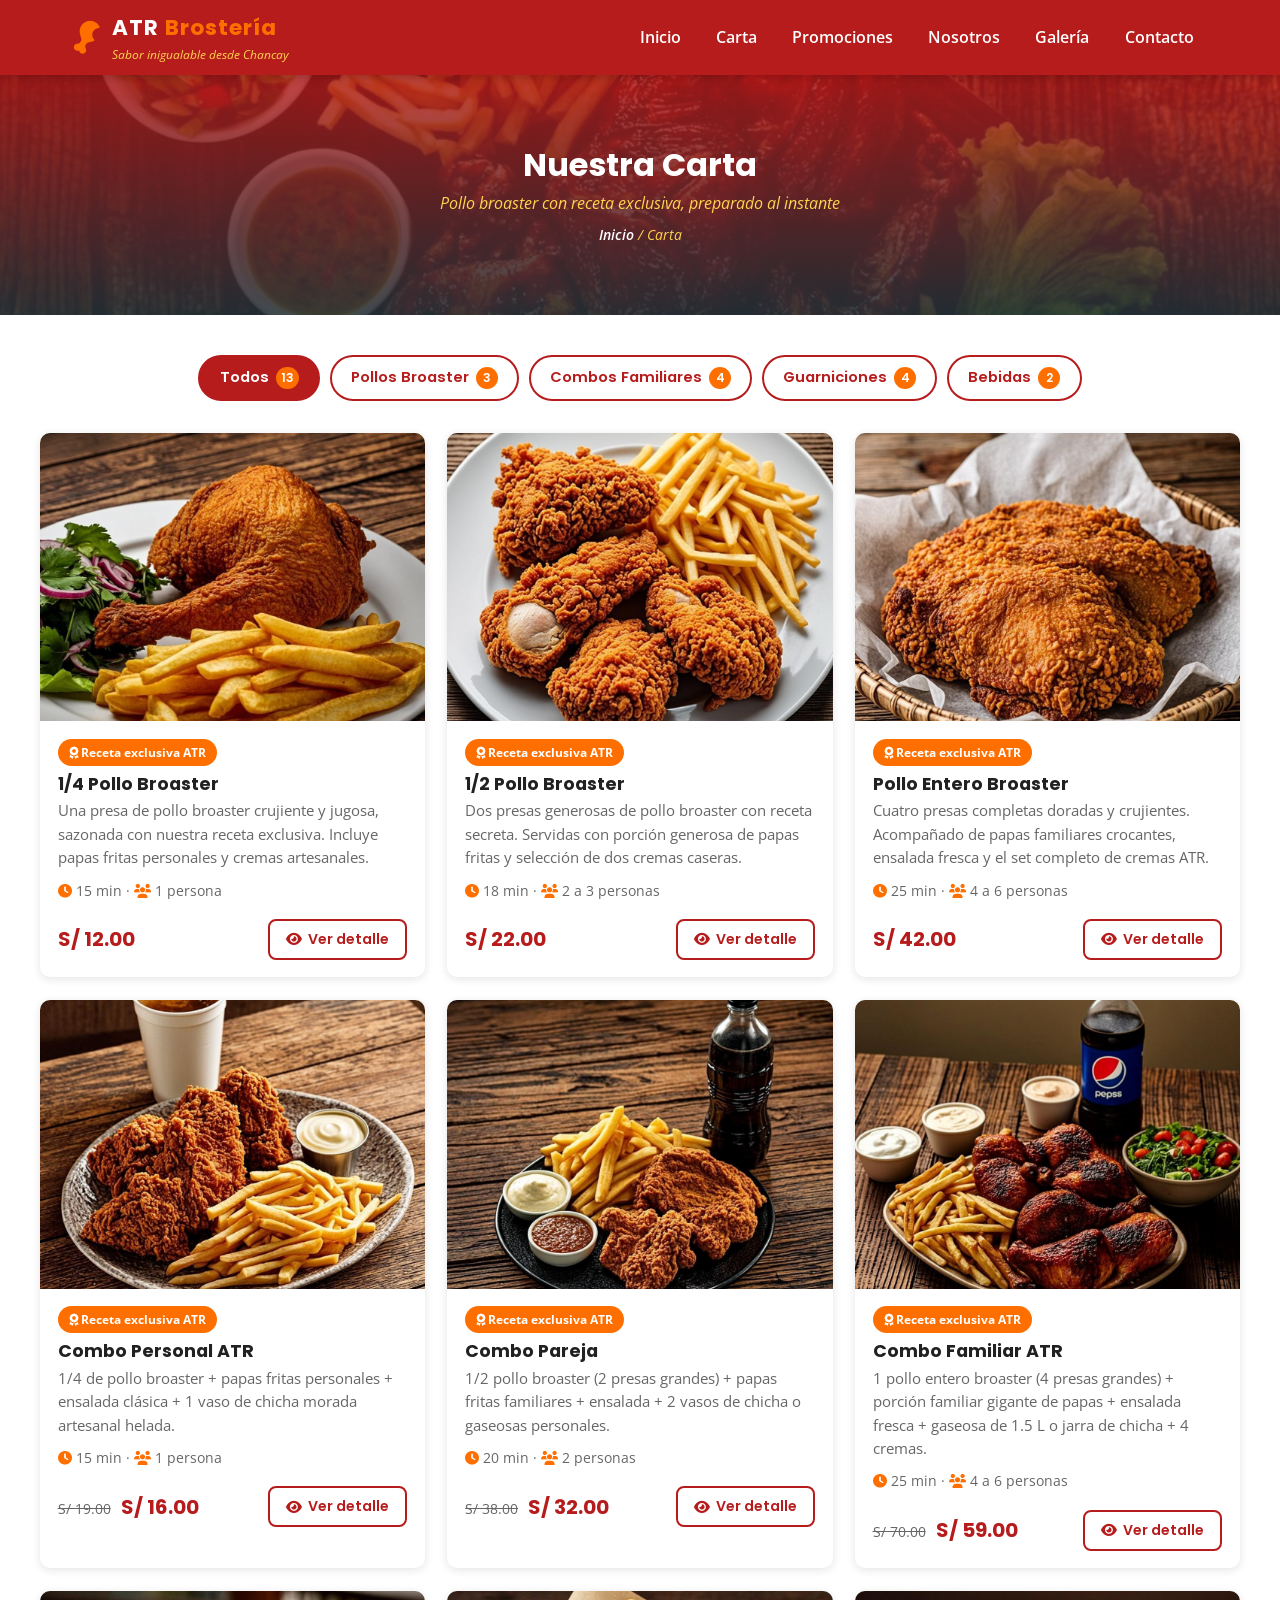
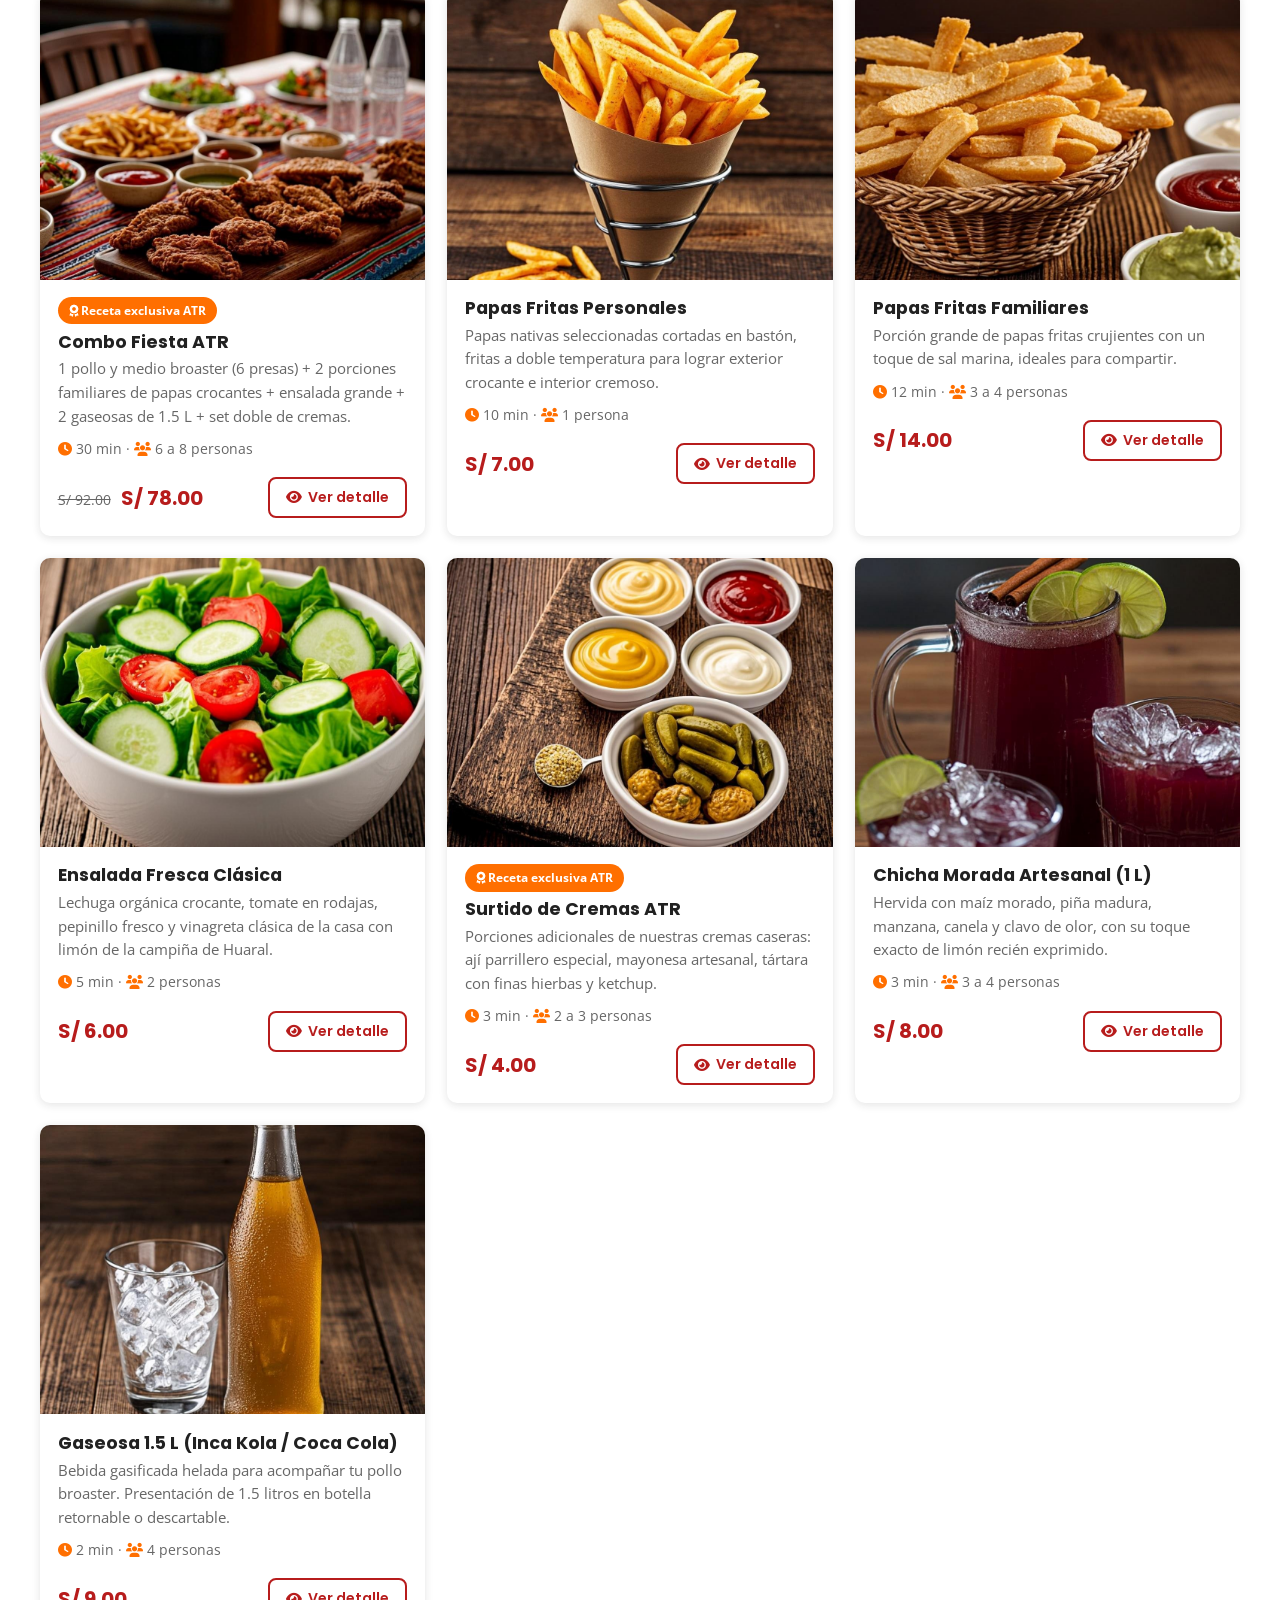
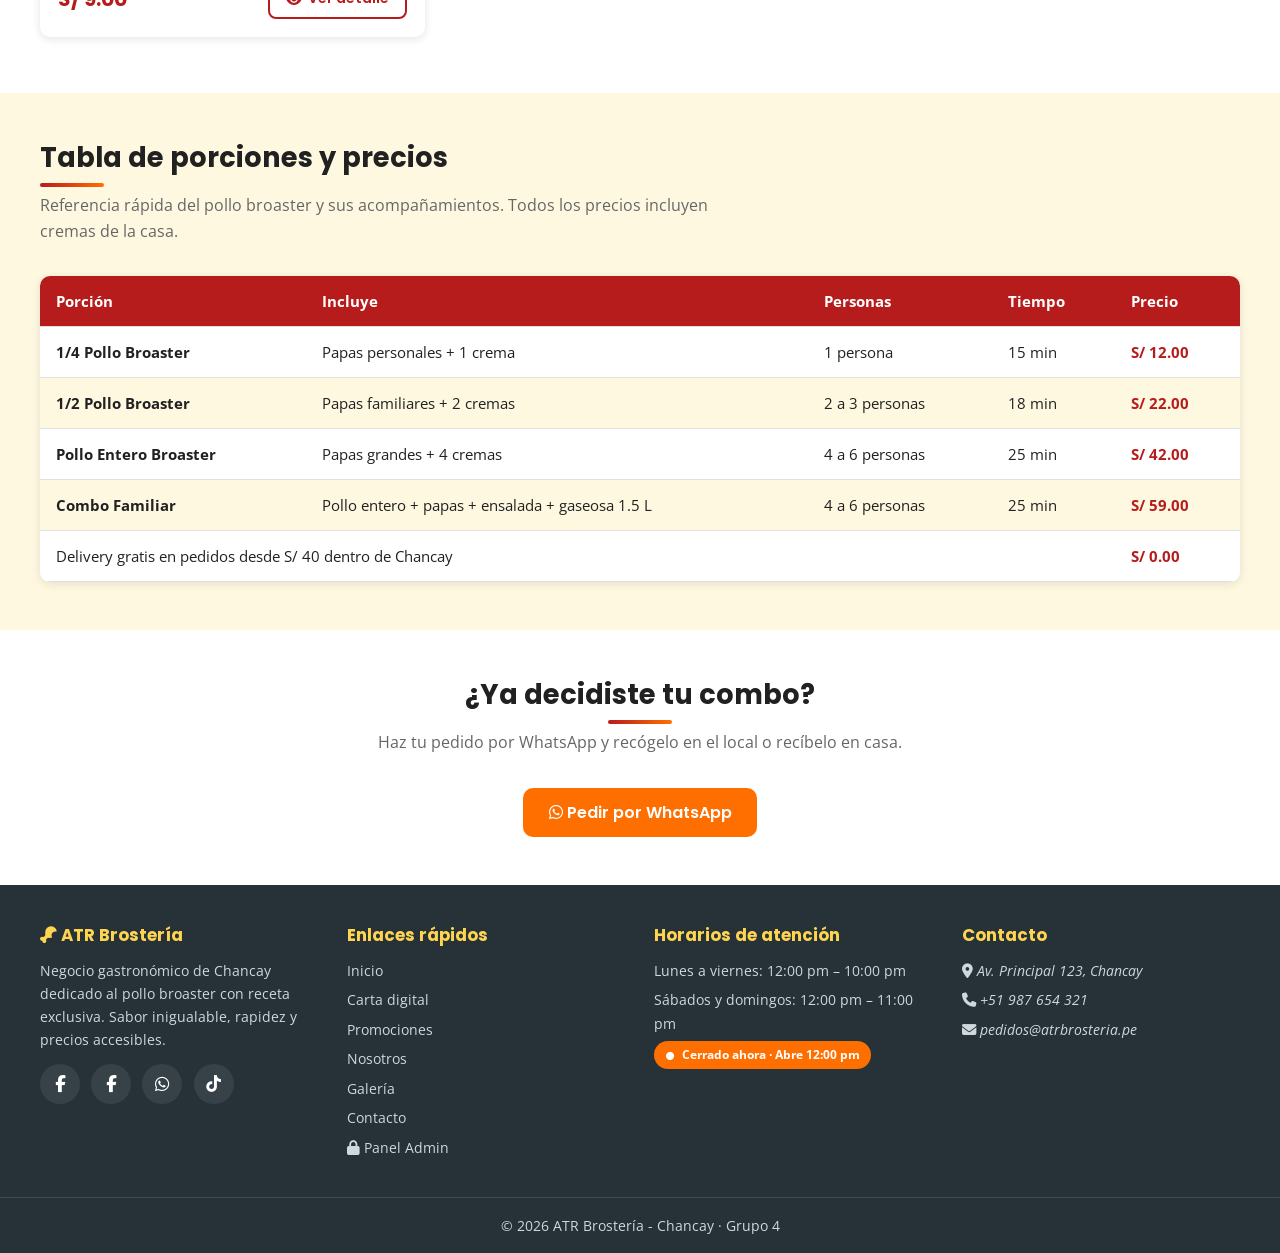
<file: carta.html>
<!DOCTYPE html>
<html lang="es">
<head>
  <meta charset="UTF-8">
  <meta name="viewport" content="width=device-width, initial-scale=1.0">
  <title>Carta Digital | ATR Brostería - Chancay</title>
  <meta name="description" content="Carta digital de ATR Brostería: pollos broaster, combos familiares, guarniciones y bebidas. Precios en soles y pedidos por WhatsApp en Chancay.">
  <meta name="author" content="Grupo 4 - Taller de Programación Web UTP">
  <link rel="icon" type="image/png" href="img/favicon.png">

  <link rel="preconnect" href="https://fonts.googleapis.com">
  <link rel="preconnect" href="https://fonts.gstatic.com" crossorigin>
  <link href="https://fonts.googleapis.com/css2?family=Open+Sans:ital,wght@0,400;0,600;1,400&family=Poppins:wght@500;600;700;800&display=swap" rel="stylesheet">
  <link rel="stylesheet" href="https://cdnjs.cloudflare.com/ajax/libs/font-awesome/6.5.2/css/all.min.css">

  <link rel="stylesheet" href="css/styles.css">
  <link rel="stylesheet" href="css/carta.css">
</head>
<body>
  <a href="#contenido" class="saltar-contenido">Saltar al contenido principal</a>

  <!-- Encabezado -->
  <header class="site-header">
    <div class="contenedor barra-header">
      <a href="index.html" class="logo" aria-label="ATR Brostería - Inicio">
        <i class="fa-solid fa-drumstick-bite" aria-hidden="true"></i>
        <span>
          <span class="logo-nombre">ATR <span>Brostería</span></span><br>
          <span class="logo-eslogan">Sabor inigualable desde Chancay</span>
        </span>
      </a>
      <button id="btn-hamburguesa" class="btn-hamburguesa" aria-label="Abrir menú de navegación" aria-expanded="false" aria-controls="main-nav">
        <span></span><span></span><span></span>
      </button>
      <nav id="main-nav" class="main-nav" aria-label="Navegación principal">
        <ul>
          <li><a href="index.html">Inicio</a></li>
          <li><a href="carta.html">Carta</a></li>
          <li><a href="promociones.html">Promociones</a></li>
          <li><a href="nosotros.html">Nosotros</a></li>
          <li><a href="galeria.html">Galería</a></li>
          <li><a href="contacto.html">Contacto</a></li>
        </ul>
      </nav>
    </div>
  </header>

  <!-- Contenido -->
  <main id="contenido">

    <!-- Banner -->
    <section class="page-banner">
      <div>
        <h1>Nuestra Carta</h1>
        <p>Pollo broaster con receta exclusiva, preparado al instante</p>
        <p class="breadcrumb"><a href="index.html">Inicio</a> / Carta</p>
      </div>
    </section>

    <!-- Filtros por categoría -->
    <section class="seccion-carta" aria-label="Filtros de la carta">
      <div class="contenedor">
        <div id="filtros-categoria" class="filtros-categoria" role="group" aria-label="Filtrar productos por categoría">
        </div>

        <!-- Productos -->
        <div id="grid-carta" class="grid-productos" aria-live="polite">
        </div>

        <p id="mensaje-vacio" class="mensaje-vacio oculto">
          <i class="fa-solid fa-magnifying-glass"></i> No encontramos productos en esta categoría.
        </p>
      </div>
    </section>

    <!-- Tabla de porciones y precios -->
    <section class="seccion seccion-crema" aria-labelledby="titulo-tabla-precios">
      <div class="contenedor">
        <h2 id="titulo-tabla-precios" class="titulo-seccion">Tabla de porciones y precios</h2>
        <p class="subtitulo-seccion">Referencia rápida del pollo broaster y sus acompañamientos. Todos los precios incluyen cremas de la casa.</p>

        <div class="tabla-responsiva">
          <table class="tabla-personalizada">
            <caption class="oculto">Porciones de pollo broaster con precio y cantidad de personas recomendada</caption>
            <thead>
              <tr>
                <th scope="col">Porción</th>
                <th scope="col">Incluye</th>
                <th scope="col">Personas</th>
                <th scope="col">Tiempo</th>
                <th scope="col">Precio</th>
              </tr>
            </thead>
            <tbody>
              <tr>
                <td><strong>1/4 Pollo Broaster</strong></td>
                <td>Papas personales + 1 crema</td>
                <td>1 persona</td>
                <td>15 min</td>
                <td class="precio-celda">S/ 12.00</td>
              </tr>
              <tr>
                <td><strong>1/2 Pollo Broaster</strong></td>
                <td>Papas familiares + 2 cremas</td>
                <td>2 a 3 personas</td>
                <td>18 min</td>
                <td class="precio-celda">S/ 22.00</td>
              </tr>
              <tr>
                <td><strong>Pollo Entero Broaster</strong></td>
                <td>Papas grandes + 4 cremas</td>
                <td>4 a 6 personas</td>
                <td>25 min</td>
                <td class="precio-celda">S/ 42.00</td>
              </tr>
              <tr>
                <td><strong>Combo Familiar</strong></td>
                <td>Pollo entero + papas + ensalada + gaseosa 1.5 L</td>
                <td>4 a 6 personas</td>
                <td>25 min</td>
                <td class="precio-celda">S/ 59.00</td>
              </tr>
            </tbody>
            <tfoot>
              <tr>
                <td colspan="4">Delivery gratis en pedidos desde S/ 40 dentro de Chancay</td>
                <td class="precio-celda">S/ 0.00</td>
              </tr>
            </tfoot>
          </table>
        </div>
      </div>
    </section>

    <!-- CTA final -->
    <section class="seccion" aria-labelledby="titulo-cta-carta">
      <div class="contenedor texto-centro">
        <h2 id="titulo-cta-carta" class="titulo-seccion centro">¿Ya decidiste tu combo?</h2>
        <p class="subtitulo-seccion centro" style="margin-left:auto; margin-right:auto;">Haz tu pedido por WhatsApp y recógelo en el local o recíbelo en casa.</p>
        <a href="https://wa.me/51987654321?text=Hola%20ATR%20Brostería,%20quiero%20hacer%20un%20pedido" class="btn btn-acento btn-grande" target="_blank" rel="noopener">
          <i class="fa-brands fa-whatsapp"></i> Pedir por WhatsApp
        </a>
      </div>
    </section>
  </main>

  <!-- Modal de detalle -->
  <div id="modal-producto" class="modal cerrado" role="dialog" aria-modal="true" aria-labelledby="modal-titulo">
    <div class="modal-contenido">
      <div class="modal-cabecera">
        <h3 id="modal-titulo">Detalle del producto</h3>
        <button id="btn-cerrar-modal" class="btn-cerrar-modal" aria-label="Cerrar ventana de detalle"><i class="fa-solid fa-xmark"></i></button>
      </div>
      <div class="modal-cuerpo" id="modal-cuerpo">
      </div>
    </div>
  </div>

  <!-- Pie de página -->
  <footer class="site-footer">
    <div class="contenedor footer-grid">
      <div>
        <h4><i class="fa-solid fa-drumstick-bite"></i> ATR Brostería</h4>
        <p>Negocio gastronómico de Chancay dedicado al pollo broaster con receta exclusiva. Sabor inigualable, rapidez y precios accesibles.</p>
        <div class="footer-redes">
          <a href="https://facebook.com" target="_blank" rel="noopener" aria-label="Facebook de ATR Brostería"><i class="fa-brands fa-facebook-f"></i></a>
          <a href="https://instagram.com" target="_blank" rel="noopener" aria-label="Instagram de ATR Brostería"><i class="fa-brands fa-facebook-f"></i></a>
          <a href="https://wa.me/51987654321" target="_blank" rel="noopener" aria-label="WhatsApp de ATR Brostería"><i class="fa-brands fa-whatsapp"></i></a>
          <a href="https://tiktok.com" target="_blank" rel="noopener" aria-label="TikTok de ATR Brostería"><i class="fa-brands fa-tiktok"></i></a>
        </div>
      </div>
      <div>
        <h4>Enlaces rápidos</h4>
        <ul>
          <li><a href="index.html">Inicio</a></li>
          <li><a href="carta.html">Carta digital</a></li>
          <li><a href="promociones.html">Promociones</a></li>
          <li><a href="nosotros.html">Nosotros</a></li>
          <li><a href="galeria.html">Galería</a></li>
          <li><a href="contacto.html">Contacto</a></li>
          <li><a href="admin.html"><i class="fa-solid fa-lock"></i> Panel Admin</a></li>
        </ul>
      </div>
      <div>
        <h4>Horarios de atención</h4>
        <ul>
          <li>Lunes a viernes: 12:00 pm – 10:00 pm</li>
          <li>Sábados y domingos: 12:00 pm – 11:00 pm</li>
        </ul>
        <p><span class="badge estado-badge" data-estado-local>Cargando estado...</span></p>
      </div>
      <div>
        <h4>Contacto</h4>
        <address>
          <ul>
            <li><i class="fa-solid fa-location-dot"></i> Av. Principal 123, Chancay</li>
            <li><i class="fa-solid fa-phone"></i> <a href="tel:+51987654321">+51 987 654 321</a></li>
            <li><i class="fa-solid fa-envelope"></i> <a href="mailto:pedidos@atrbrosteria.pe">pedidos@atrbrosteria.pe</a></li>
          </ul>
        </address>
      </div>
    </div>
    <div class="footer-copy">
      <p>&copy; <span id="anio-actual">2026</span> ATR Brostería - Chancay · Grupo 4</p>
    </div>
  </footer>

  <!-- Scripts -->
  <script src="js/main.js"></script>
</body>
</html>
</file>
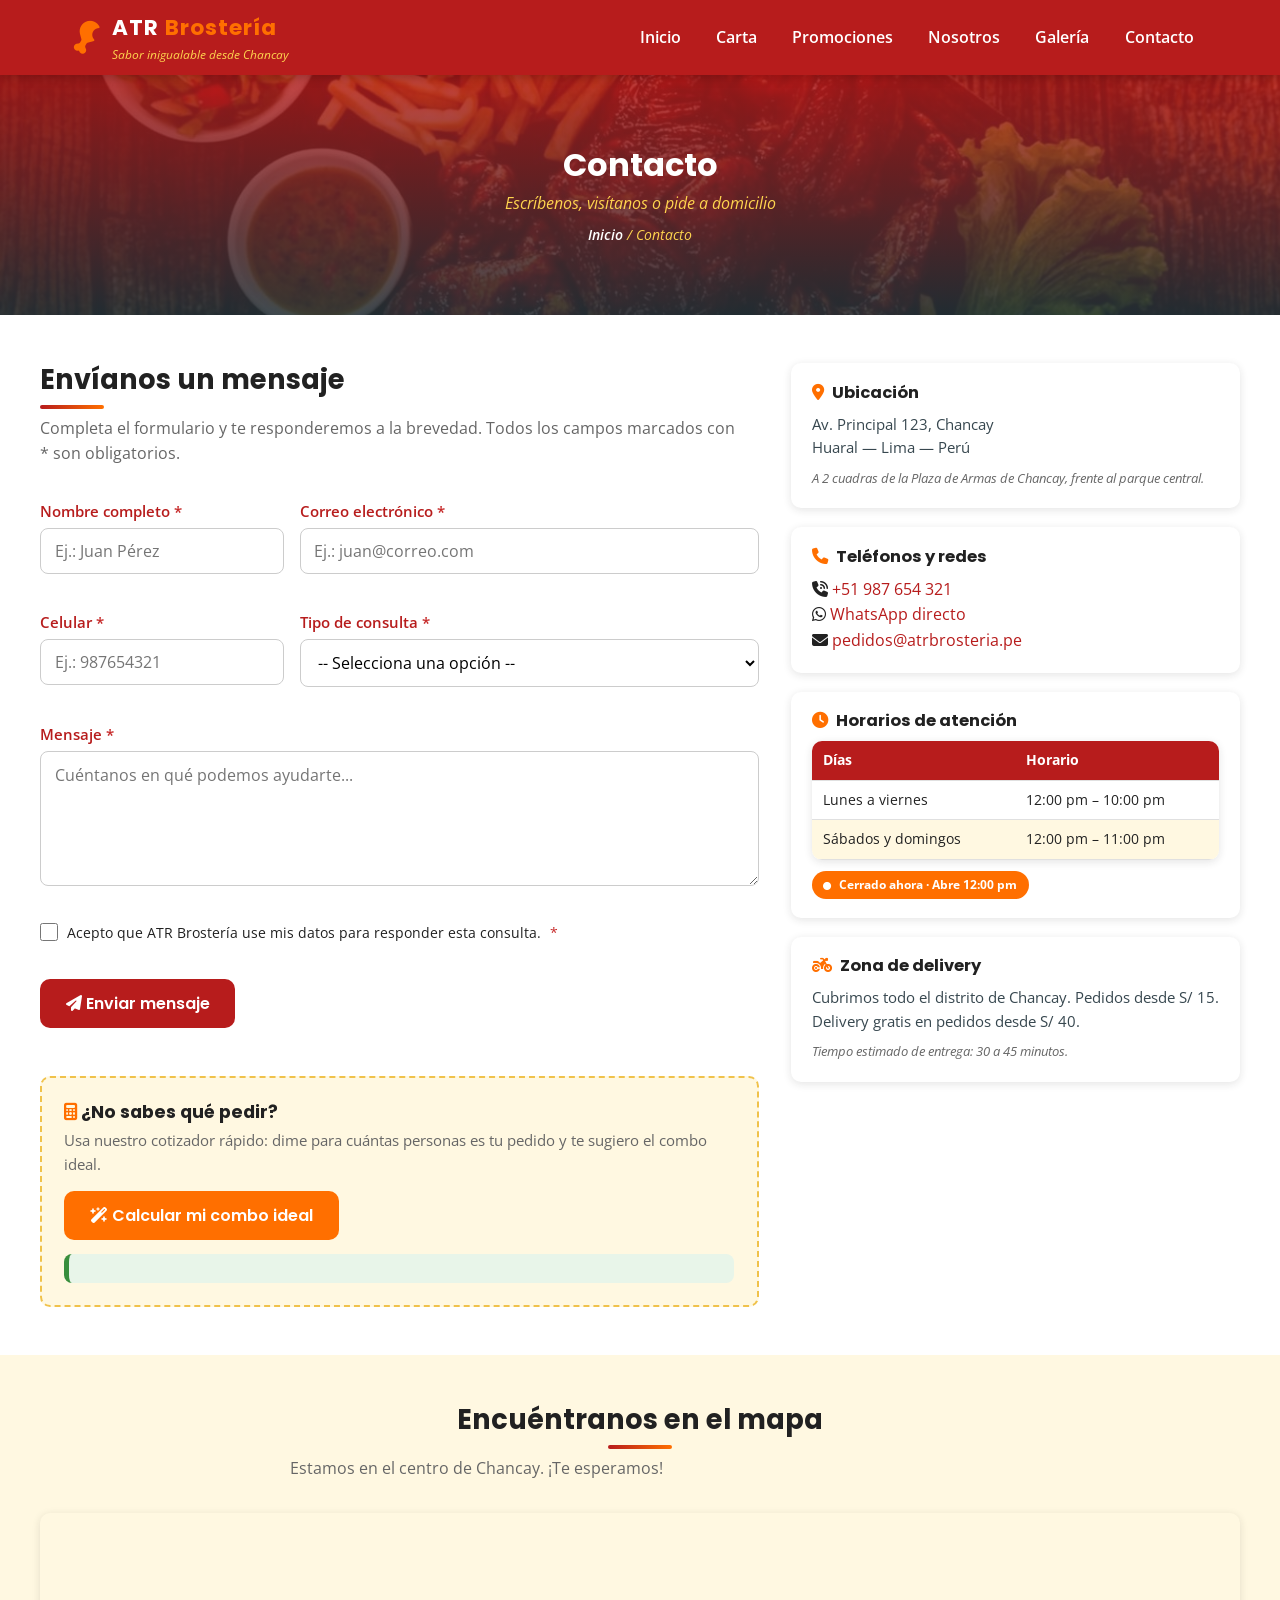
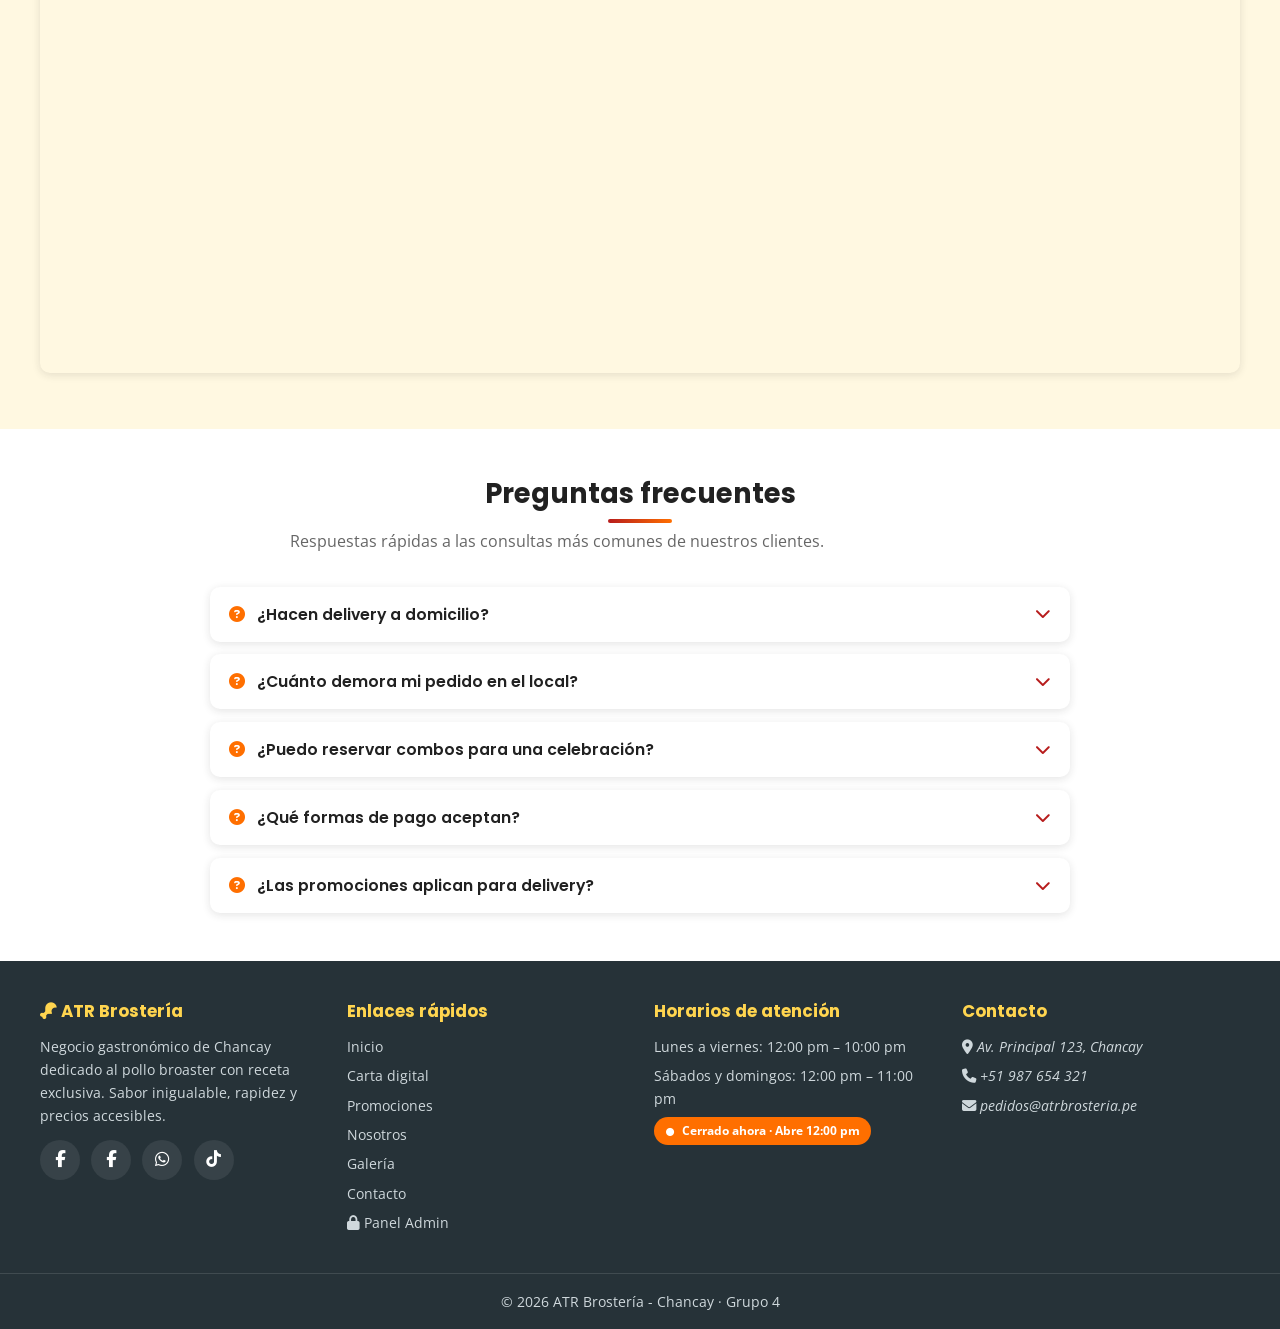
<file: contacto.html>
<!DOCTYPE html>
<html lang="es">
<head>
  <meta charset="UTF-8">
  <meta name="viewport" content="width=device-width, initial-scale=1.0">
  <title>Contacto | ATR Brostería - Chancay</title>
  <meta name="description" content="Contáctate con ATR Brostería en Chancay: envíanos tu consulta, conoce nuestra ubicación, horarios de atención y zona de delivery.">
  <meta name="author" content="Grupo 4 - Taller de Programación Web UTP">
  <link rel="icon" type="image/png" href="img/favicon.png">

  <link rel="preconnect" href="https://fonts.googleapis.com">
  <link rel="preconnect" href="https://fonts.gstatic.com" crossorigin>
  <link href="https://fonts.googleapis.com/css2?family=Open+Sans:ital,wght@0,400;0,600;1,400&family=Poppins:wght@500;600;700;800&display=swap" rel="stylesheet">
  <link rel="stylesheet" href="https://cdnjs.cloudflare.com/ajax/libs/font-awesome/6.5.2/css/all.min.css">

  <link rel="stylesheet" href="css/styles.css">
  <link rel="stylesheet" href="css/contacto.css">
</head>
<body>
  <a href="#contenido" class="saltar-contenido">Saltar al contenido principal</a>

  <!-- Encabezado -->
  <header class="site-header">
    <div class="contenedor barra-header">
      <a href="index.html" class="logo" aria-label="ATR Brostería - Inicio">
        <i class="fa-solid fa-drumstick-bite" aria-hidden="true"></i>
        <span>
          <span class="logo-nombre">ATR <span>Brostería</span></span><br>
          <span class="logo-eslogan">Sabor inigualable desde Chancay</span>
        </span>
      </a>
      <button id="btn-hamburguesa" class="btn-hamburguesa" aria-label="Abrir menú de navegación" aria-expanded="false" aria-controls="main-nav">
        <span></span><span></span><span></span>
      </button>
      <nav id="main-nav" class="main-nav" aria-label="Navegación principal">
        <ul>
          <li><a href="index.html">Inicio</a></li>
          <li><a href="carta.html">Carta</a></li>
          <li><a href="promociones.html">Promociones</a></li>
          <li><a href="nosotros.html">Nosotros</a></li>
          <li><a href="galeria.html">Galería</a></li>
          <li><a href="contacto.html">Contacto</a></li>
        </ul>
      </nav>
    </div>
  </header>

  <!-- Contenido -->
  <main id="contenido">

    <section class="page-banner">
      <div>
        <h1>Contacto</h1>
        <p>Escríbenos, visítanos o pide a domicilio</p>
        <p class="breadcrumb"><a href="index.html">Inicio</a> / Contacto</p>
      </div>
    </section>

    <section class="seccion" aria-labelledby="titulo-formulario">
      <div class="contenedor contacto-grid">

        <!-- Formulario -->
        <div class="contacto-formulario">
          <h2 id="titulo-formulario" class="titulo-seccion">Envíanos un mensaje</h2>
          <p class="subtitulo-seccion">
            Completa el formulario y te responderemos a la brevedad. Todos los campos
            marcados con <span class="obligatorio">*</span> son obligatorios.
          </p>

          <!-- Formulario de contacto -->
          <form id="form-contacto" class="form-contacto" novalidate>
            <div class="campo">
              <label for="nombre">Nombre completo <span class="obligatorio">*</span></label>
              <input type="text" id="nombre" name="nombre" placeholder="Ej.: Juan Pérez" autocomplete="name">
              <span class="mensaje-error-campo" data-error-para="nombre" aria-live="polite"></span>
            </div>

            <div class="campo">
              <label for="email">Correo electrónico <span class="obligatorio">*</span></label>
              <input type="email" id="email" name="email" placeholder="Ej.: juan@correo.com" autocomplete="email">
              <span class="mensaje-error-campo" data-error-para="email" aria-live="polite"></span>
            </div>

            <div class="campo">
              <label for="telefono">Celular <span class="obligatorio">*</span></label>
              <input type="tel" id="telefono" name="telefono" placeholder="Ej.: 987654321" inputmode="numeric" autocomplete="tel">
              <span class="mensaje-error-campo" data-error-para="telefono" aria-live="polite"></span>
            </div>

            <div class="campo">
              <label for="tipo">Tipo de consulta <span class="obligatorio">*</span></label>
              <select id="tipo" name="tipo">
                <option value="">-- Selecciona una opción --</option>
                <option value="pedido">Hacer un pedido</option>
                <option value="delivery">Consultar delivery</option>
                <option value="promociones">Promociones y combos</option>
                <option value="proveedor">Propuesta de Proveedor / Área de Compras (RF-P1-04)</option>
                <option value="felicitacion">Felicitación</option>
                <option value="reclamo">Reclamo o sugerencia</option>
              </select>
              <span class="mensaje-error-campo" data-error-para="tipo" aria-live="polite"></span>
            </div>

            <!-- Campos específicos para proveedores (RF-P1-04) -->
            <div id="seccion-proveedores" class="campo-completo" style="display: none; background: var(--color-crema); padding: 1rem; border-radius: 8px; border: 1px dashed var(--color-primario); margin-bottom: 1rem;">
              <h4 style="margin: 0 0 0.6rem 0; font-size: 0.95rem; color: var(--color-primario);"><i class="fa-solid fa-truck-field"></i> Datos del Proveedor (Área de Compras ATR)</h4>
              <div style="display: grid; grid-template-columns: repeat(auto-fit, minmax(200px, 1fr)); gap: 0.8rem;">
                <div class="campo" style="margin: 0;">
                  <label for="prov-empresa" style="font-size: 0.85rem;">Nombre de la Empresa</label>
                  <input type="text" id="prov-empresa" placeholder="Ej.: Avícola San Fernando">
                </div>
                <div class="campo" style="margin: 0;">
                  <label for="prov-producto" style="font-size: 0.85rem;">Insumo / Producto ofertado</label>
                  <input type="text" id="prov-producto" placeholder="Ej.: Pollo fresco eviscerado, aceite">
                </div>
                <div class="campo" style="margin: 0;">
                  <label for="prov-cantidad" style="font-size: 0.85rem;">Cantidad / Capacidad de entrega</label>
                  <input type="text" id="prov-cantidad" placeholder="Ej.: 100 kg semanales">
                </div>
              </div>
            </div>

            <div class="campo campo-completo">
              <label for="mensaje">Mensaje <span class="obligatorio">*</span></label>
              <textarea id="mensaje" name="mensaje" rows="5" placeholder="Cuéntanos en qué podemos ayudarte..."></textarea>
              <span class="mensaje-error-campo" data-error-para="mensaje" aria-live="polite"></span>
            </div>

            <div class="campo campo-completo campo-politicas">
              <label class="opcion-check">
                <input type="checkbox" id="politicas" name="politicas">
                Acepto que ATR Brostería use mis datos para responder esta consulta.
                <span class="obligatorio">*</span>
              </label>
              <span class="mensaje-error-campo" data-error-para="politicas" aria-live="polite"></span>
            </div>

            <div class="campo-completo">
              <button type="submit" class="btn btn-primario btn-enviar" id="btn-enviar">
                <i class="fa-solid fa-paper-plane"></i> Enviar mensaje
              </button>
            </div>

            <!-- Alertas -->
            <div id="alerta-formulario" class="campo-completo" aria-live="assertive"></div>
          </form>

          <!-- Cotizador rápido -->
          <div class="cotizador">
            <h3><i class="fa-solid fa-calculator"></i> ¿No sabes qué pedir?</h3>
            <p>Usa nuestro cotizador rápido: dime para cuántas personas es tu pedido y te sugiero el combo ideal.</p>
            <button type="button" id="btn-cotizador" class="btn btn-acento">
              <i class="fa-solid fa-wand-magic-sparkles"></i> Calcular mi combo ideal
            </button>
            <div id="resultado-cotizador" class="resultado-cotizador" aria-live="polite"></div>
          </div>
        </div>

        <!-- Información lateral -->
        <aside class="contacto-sidebar">
          <div class="tarjeta tarjeta-info">
            <h3><i class="fa-solid fa-location-dot"></i> Ubicación</h3>
            <p>Av. Principal 123, Chancay<br>Huaral — Lima — Perú</p>
            <p class="referencia">A 2 cuadras de la Plaza de Armas de Chancay, frente al parque central.</p>
          </div>

          <div class="tarjeta tarjeta-info">
            <h3><i class="fa-solid fa-phone"></i> Teléfonos y redes</h3>
            <ul class="lista-contacto">
              <li><i class="fa-solid fa-phone-volume"></i> <a href="tel:+51987654321">+51 987 654 321</a></li>
              <li><i class="fa-brands fa-whatsapp"></i> <a href="https://wa.me/51987654321" target="_blank" rel="noopener">WhatsApp directo</a></li>
              <li><i class="fa-solid fa-envelope"></i> <a href="mailto:pedidos@atrbrosteria.pe">pedidos@atrbrosteria.pe</a></li>
            </ul>
          </div>

          <div class="tarjeta tarjeta-info">
            <h3><i class="fa-solid fa-clock"></i> Horarios de atención</h3>
            <div class="tabla-responsiva">
              <table class="tabla-horarios">
                <caption class="oculto">Horarios de atención del local</caption>
                <thead>
                  <tr><th scope="col">Días</th><th scope="col">Horario</th></tr>
                </thead>
                <tbody>
                  <tr><td>Lunes a viernes</td><td>12:00 pm – 10:00 pm</td></tr>
                  <tr><td>Sábados y domingos</td><td>12:00 pm – 11:00 pm</td></tr>
                </tbody>
              </table>
            </div>
            <p><span class="badge estado-badge" data-estado-local>Cargando estado...</span></p>
          </div>

          <div class="tarjeta tarjeta-info">
            <h3><i class="fa-solid fa-motorcycle"></i> Zona de delivery</h3>
            <p>Cubrimos todo el distrito de Chancay. Pedidos desde S/ 15. Delivery gratis en pedidos desde S/ 40.</p>
            <p class="referencia">Tiempo estimado de entrega: 30 a 45 minutos.</p>
          </div>
        </aside>
      </div>
    </section>

    <!-- Mapa -->
    <section class="seccion seccion-crema" aria-labelledby="titulo-mapa-contacto">
      <div class="contenedor">
        <h2 id="titulo-mapa-contacto" class="titulo-seccion centro texto-centro">Encuéntranos en el mapa</h2>
        <p class="subtitulo-seccion centro" style="margin-left:auto; margin-right:auto;">Estamos en el centro de Chancay. ¡Te esperamos!</p>
        <div class="mapa-grande">
          <iframe
            src="https://www.google.com/maps?q=Plaza%20de%20Armas%20de%20Chancay%2C%20Peru&output=embed"
            title="Mapa con la ubicación de ATR Brostería en Chancay"
            loading="lazy"
            allowfullscreen
            referrerpolicy="no-referrer-when-downgrade"></iframe>
        </div>
      </div>
    </section>

    <!-- Preguntas frecuentes -->
    <section class="seccion" aria-labelledby="titulo-faq">
      <div class="contenedor contenedor-faq">
        <h2 id="titulo-faq" class="titulo-seccion centro texto-centro">Preguntas frecuentes</h2>
        <p class="subtitulo-seccion centro" style="margin-left:auto; margin-right:auto;">Respuestas rápidas a las consultas más comunes de nuestros clientes.</p>

        <div class="faq-lista">
          <article class="faq-item">
            <button type="button" class="faq-pregunta" aria-expanded="false">
              <span><i class="fa-solid fa-circle-question"></i> ¿Hacen delivery a domicilio?</span>
              <i class="fa-solid fa-chevron-down flecha" aria-hidden="true"></i>
            </button>
            <div class="faq-respuesta" hidden>
              <p>Sí. Cubrimos todo el distrito de Chancay con un tiempo estimado de 30 a 45 minutos. El delivery es gratis en pedidos desde S/ 40; en pedidos menores se aplica un cargo de S/ 3.00.</p>
            </div>
          </article>

          <article class="faq-item">
            <button type="button" class="faq-pregunta" aria-expanded="false">
              <span><i class="fa-solid fa-circle-question"></i> ¿Cuánto demora mi pedido en el local?</span>
              <i class="fa-solid fa-chevron-down flecha" aria-hidden="true"></i>
            </button>
            <div class="faq-respuesta" hidden>
              <p>Un 1/4 de pollo está listo en unos 15 minutos; los combos familiares tardan entre 20 y 25 minutos porque se preparan al momento para conservar el crocante.</p>
            </div>
          </article>

          <article class="faq-item">
            <button type="button" class="faq-pregunta" aria-expanded="false">
              <span><i class="fa-solid fa-circle-question"></i> ¿Puedo reservar combos para una celebración?</span>
              <i class="fa-solid fa-chevron-down flecha" aria-hidden="true"></i>
            </button>
            <div class="faq-respuesta" hidden>
              <p>Claro. Para pedidos grandes (Combo Fiesta o varios combos familiares) recomendamos avisarnos con 24 horas de anticipación al +51 987 654 321 para garantizar la disponibilidad.</p>
            </div>
          </article>

          <article class="faq-item">
            <button type="button" class="faq-pregunta" aria-expanded="false">
              <span><i class="fa-solid fa-circle-question"></i> ¿Qué formas de pago aceptan?</span>
              <i class="fa-solid fa-chevron-down flecha" aria-hidden="true"></i>
            </button>
            <div class="faq-respuesta" hidden>
              <p>Aceptamos efectivo, Yape, Plin y transferencias bancarias. En el caso del delivery, puedes pagar al repartidor o por adelantado mediante Yape o Plin.</p>
            </div>
          </article>

          <article class="faq-item">
            <button type="button" class="faq-pregunta" aria-expanded="false">
              <span><i class="fa-solid fa-circle-question"></i> ¿Las promociones aplican para delivery?</span>
              <i class="fa-solid fa-chevron-down flecha" aria-hidden="true"></i>
            </button>
            <div class="faq-respuesta" hidden>
              <p>La mayoría de promociones aplica tanto en el local como en el delivery. Revisa el detalle de cada promoción en nuestra página de Promociones o pregúntanos por WhatsApp.</p>
            </div>
          </article>
        </div>
      </div>
    </section>
  </main>

  <!-- Pie de página -->
  <footer class="site-footer">
    <div class="contenedor footer-grid">
      <div>
        <h4><i class="fa-solid fa-drumstick-bite"></i> ATR Brostería</h4>
        <p>Negocio gastronómico de Chancay dedicado al pollo broaster con receta exclusiva. Sabor inigualable, rapidez y precios accesibles.</p>
        <div class="footer-redes">
          <a href="https://facebook.com" target="_blank" rel="noopener" aria-label="Facebook de ATR Brostería"><i class="fa-brands fa-facebook-f"></i></a>
          <a href="https://instagram.com" target="_blank" rel="noopener" aria-label="Instagram de ATR Brostería"><i class="fa-brands fa-facebook-f"></i></a>
          <a href="https://wa.me/51987654321" target="_blank" rel="noopener" aria-label="WhatsApp de ATR Brostería"><i class="fa-brands fa-whatsapp"></i></a>
          <a href="https://tiktok.com" target="_blank" rel="noopener" aria-label="TikTok de ATR Brostería"><i class="fa-brands fa-tiktok"></i></a>
        </div>
      </div>
      <div>
        <h4>Enlaces rápidos</h4>
        <ul>
          <li><a href="index.html">Inicio</a></li>
          <li><a href="carta.html">Carta digital</a></li>
          <li><a href="promociones.html">Promociones</a></li>
          <li><a href="nosotros.html">Nosotros</a></li>
          <li><a href="galeria.html">Galería</a></li>
          <li><a href="contacto.html">Contacto</a></li>
          <li><a href="admin.html"><i class="fa-solid fa-lock"></i> Panel Admin</a></li>
        </ul>
      </div>
      <div>
        <h4>Horarios de atención</h4>
        <ul>
          <li>Lunes a viernes: 12:00 pm – 10:00 pm</li>
          <li>Sábados y domingos: 12:00 pm – 11:00 pm</li>
        </ul>
        <p><span class="badge estado-badge" data-estado-local>Cargando estado...</span></p>
      </div>
      <div>
        <h4>Contacto</h4>
        <address>
          <ul>
            <li><i class="fa-solid fa-location-dot"></i> Av. Principal 123, Chancay</li>
            <li><i class="fa-solid fa-phone"></i> <a href="tel:+51987654321">+51 987 654 321</a></li>
            <li><i class="fa-solid fa-envelope"></i> <a href="mailto:pedidos@atrbrosteria.pe">pedidos@atrbrosteria.pe</a></li>
          </ul>
        </address>
      </div>
    </div>
    <div class="footer-copy">
      <p>&copy; <span id="anio-actual">2026</span> ATR Brostería - Chancay · Grupo 4</p>
    </div>
  </footer>

  <!-- Scripts -->
  <script src="js/main.js"></script>
</body>
</html>
</file>
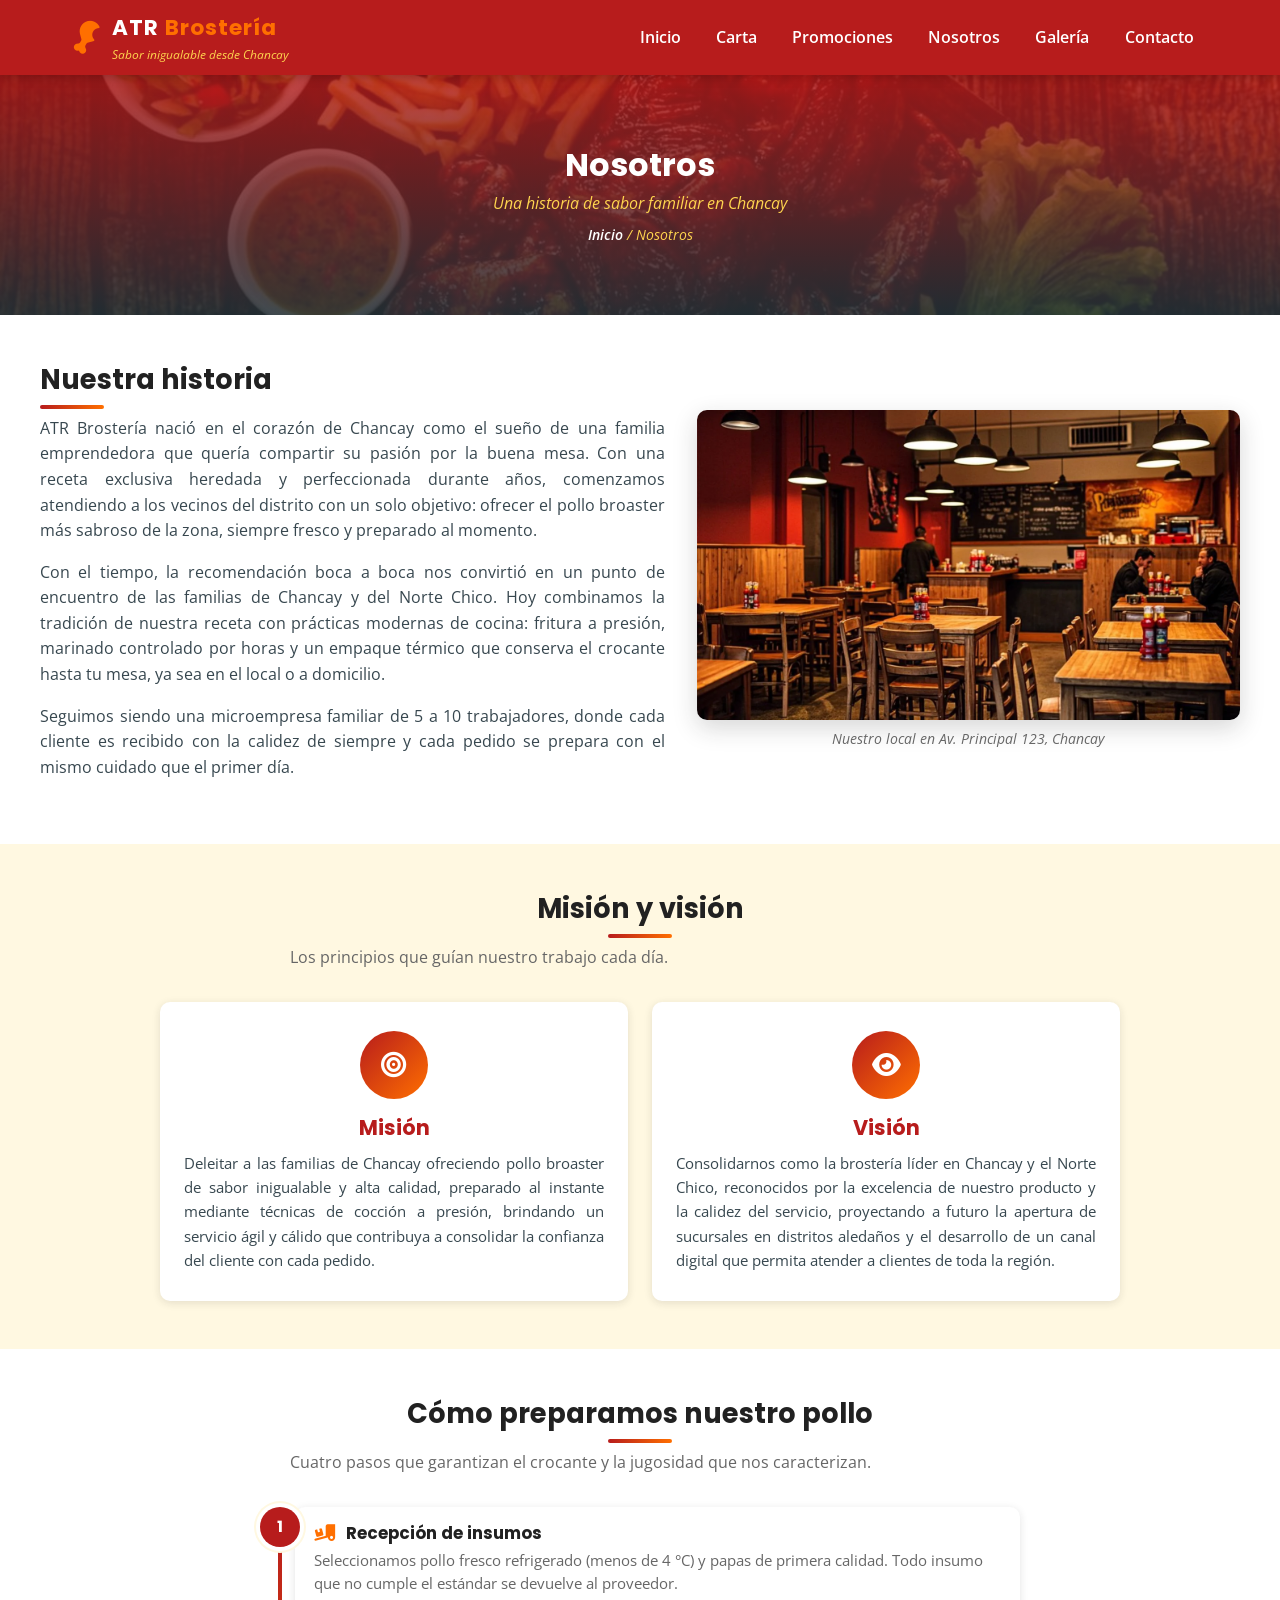
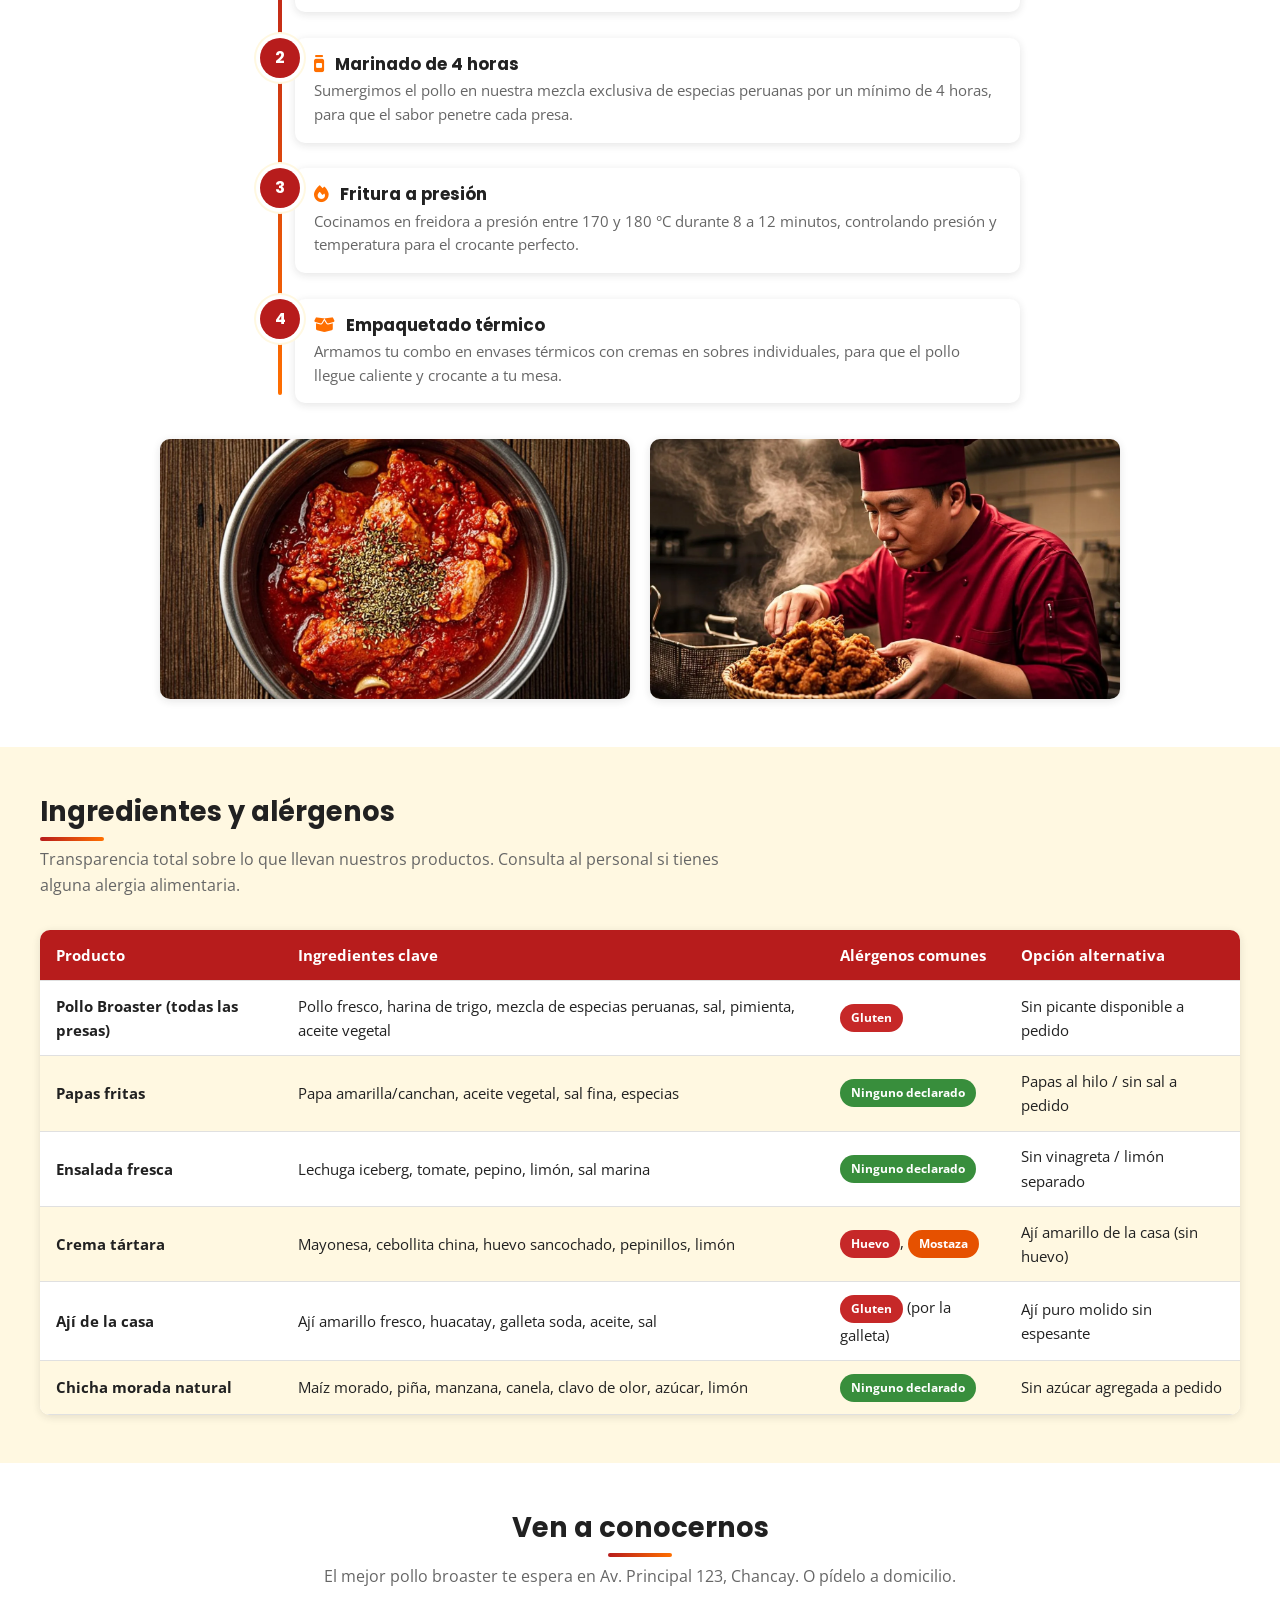
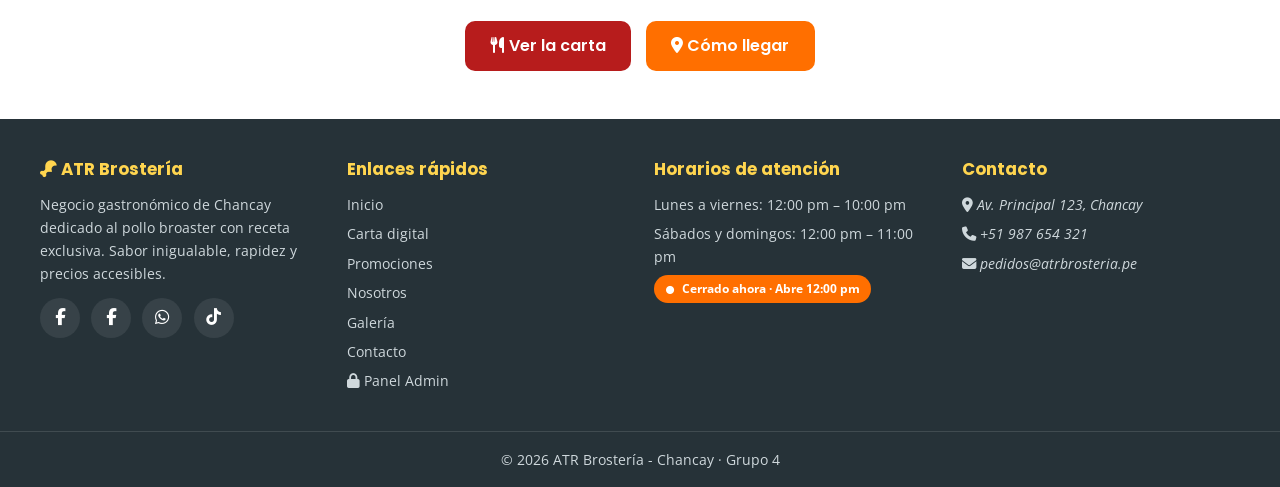
<file: nosotros.html>
<!DOCTYPE html>
<html lang="es">
<head>
  <meta charset="UTF-8">
  <meta name="viewport" content="width=device-width, initial-scale=1.0">
  <title>Nosotros | ATR Brostería - Chancay</title>
  <meta name="description" content="Conoce la historia de ATR Brostería, nuestra misión, visión y el proceso artesanal detrás del mejor pollo broaster de Chancay.">
  <meta name="author" content="Grupo 4 - Taller de Programación Web UTP">
  <link rel="icon" type="image/png" href="img/favicon.png">

  <link rel="preconnect" href="https://fonts.googleapis.com">
  <link rel="preconnect" href="https://fonts.gstatic.com" crossorigin>
  <link href="https://fonts.googleapis.com/css2?family=Open+Sans:ital,wght@0,400;0,600;1,400&family=Poppins:wght@500;600;700;800&display=swap" rel="stylesheet">
  <link rel="stylesheet" href="https://cdnjs.cloudflare.com/ajax/libs/font-awesome/6.5.2/css/all.min.css">

  <link rel="stylesheet" href="css/styles.css">
  <link rel="stylesheet" href="css/nosotros.css">
</head>
<body>
  <a href="#contenido" class="saltar-contenido">Saltar al contenido principal</a>

  <!-- Encabezado -->
  <header class="site-header">
    <div class="contenedor barra-header">
      <a href="index.html" class="logo" aria-label="ATR Brostería - Inicio">
        <i class="fa-solid fa-drumstick-bite" aria-hidden="true"></i>
        <span>
          <span class="logo-nombre">ATR <span>Brostería</span></span><br>
          <span class="logo-eslogan">Sabor inigualable desde Chancay</span>
        </span>
      </a>
      <button id="btn-hamburguesa" class="btn-hamburguesa" aria-label="Abrir menú de navegación" aria-expanded="false" aria-controls="main-nav">
        <span></span><span></span><span></span>
      </button>
      <nav id="main-nav" class="main-nav" aria-label="Navegación principal">
        <ul>
          <li><a href="index.html">Inicio</a></li>
          <li><a href="carta.html">Carta</a></li>
          <li><a href="promociones.html">Promociones</a></li>
          <li><a href="nosotros.html">Nosotros</a></li>
          <li><a href="galeria.html">Galería</a></li>
          <li><a href="contacto.html">Contacto</a></li>
        </ul>
      </nav>
    </div>
  </header>

  <!-- Contenido -->
  <main id="contenido">

    <section class="page-banner">
      <div>
        <h1>Nosotros</h1>
        <p>Una historia de sabor familiar en Chancay</p>
        <p class="breadcrumb"><a href="index.html">Inicio</a> / Nosotros</p>
      </div>
    </section>

    <!-- Historia -->
    <section class="seccion" aria-labelledby="titulo-historia">
      <div class="contenedor historia-grid">
        <div class="historia-texto">
          <h2 id="titulo-historia" class="titulo-seccion">Nuestra historia</h2>
          <p>
            ATR Brostería nació en el corazón de Chancay como el sueño de una familia
            emprendedora que quería compartir su pasión por la buena mesa. Con una receta
            exclusiva heredada y perfeccionada durante años, comenzamos atendiendo a los
            vecinos del distrito con un solo objetivo: ofrecer el pollo broaster más sabroso
            de la zona, siempre fresco y preparado al momento.
          </p>
          <p>
            Con el tiempo, la recomendación boca a boca nos convirtió en un punto de
            encuentro de las familias de Chancay y del Norte Chico. Hoy combinamos la
            tradición de nuestra receta con prácticas modernas de cocina: fritura a presión,
            marinado controlado por horas y un empaque térmico que conserva el crocante
            hasta tu mesa, ya sea en el local o a domicilio.
          </p>
          <p>
            Seguimos siendo una microempresa familiar de 5 a 10 trabajadores, donde cada
            cliente es recibido con la calidez de siempre y cada pedido se prepara con el
            mismo cuidado que el primer día.
          </p>
        </div>
        <figure class="historia-imagen">
          <picture>
            <source srcset="img/local.webp" type="image/webp">
            <img src="img/local.jpg" alt="Interior del local de ATR Brostería en Chancay" loading="lazy" width="640" height="427">
          </picture>
          <figcaption>Nuestro local en Av. Principal 123, Chancay</figcaption>
        </figure>
      </div>
    </section>

    <!-- Misión y visión -->
    <section class="seccion seccion-crema" aria-labelledby="titulo-mision">
      <div class="contenedor">
        <h2 id="titulo-mision" class="titulo-seccion centro texto-centro">Misión y visión</h2>
        <p class="subtitulo-seccion centro" style="margin-left:auto; margin-right:auto;">Los principios que guían nuestro trabajo cada día.</p>

        <div class="grid-mision">
          <article class="tarjeta tarjeta-mision">
            <i class="fa-solid fa-bullseye mision-icono" aria-hidden="true"></i>
            <h3>Misión</h3>
            <p>
              Deleitar a las familias de Chancay ofreciendo pollo broaster de sabor
              inigualable y alta calidad, preparado al instante mediante técnicas de cocción
              a presión, brindando un servicio ágil y cálido que contribuya a consolidar la
              confianza del cliente con cada pedido.
            </p>
          </article>
          <article class="tarjeta tarjeta-mision">
            <i class="fa-solid fa-eye mision-icono" aria-hidden="true"></i>
            <h3>Visión</h3>
            <p>
              Consolidarnos como la brostería líder en Chancay y el Norte Chico,
              reconocidos por la excelencia de nuestro producto y la calidez del servicio,
              proyectando a futuro la apertura de sucursales en distritos aledaños y el
              desarrollo de un canal digital que permita atender a clientes de toda la región.
            </p>
          </article>
        </div>
      </div>
    </section>

    <!-- Proceso de preparación -->
    <section class="seccion" aria-labelledby="titulo-proceso">
      <div class="contenedor">
        <h2 id="titulo-proceso" class="titulo-seccion centro texto-centro">Cómo preparamos nuestro pollo</h2>
        <p class="subtitulo-seccion centro" style="margin-left:auto; margin-right:auto;">Cuatro pasos que garantizan el crocante y la jugosidad que nos caracterizan.</p>

        <ol class="timeline">
          <li class="paso">
            <span class="paso-numero">1</span>
            <div class="paso-contenido">
              <h3><i class="fa-solid fa-truck-ramp-box"></i> Recepción de insumos</h3>
              <p>Seleccionamos pollo fresco refrigerado (menos de 4 °C) y papas de primera calidad. Todo insumo que no cumple el estándar se devuelve al proveedor.</p>
            </div>
          </li>
          <li class="paso">
            <span class="paso-numero">2</span>
            <div class="paso-contenido">
              <h3><i class="fa-solid fa-jar"></i> Marinado de 4 horas</h3>
              <p>Sumergimos el pollo en nuestra mezcla exclusiva de especias peruanas por un mínimo de 4 horas, para que el sabor penetre cada presa.</p>
            </div>
          </li>
          <li class="paso">
            <span class="paso-numero">3</span>
            <div class="paso-contenido">
              <h3><i class="fa-solid fa-fire"></i> Fritura a presión</h3>
              <p>Cocinamos en freidora a presión entre 170 y 180 °C durante 8 a 12 minutos, controlando presión y temperatura para el crocante perfecto.</p>
            </div>
          </li>
          <li class="paso">
            <span class="paso-numero">4</span>
            <div class="paso-contenido">
              <h3><i class="fa-solid fa-box-open"></i> Empaquetado térmico</h3>
              <p>Armamos tu combo en envases térmicos con cremas en sobres individuales, para que el pollo llegue caliente y crocante a tu mesa.</p>
            </div>
          </li>
        </ol>

        <div class="proceso-imagenes">
          <picture>
            <source srcset="img/marinado.webp" type="image/webp">
            <img src="img/marinado.jpg" alt="Pollo marinándose con especias peruanas" loading="lazy" width="560" height="320">
          </picture>
          <picture>
            <source srcset="img/cocina.webp" type="image/webp">
            <img src="img/cocina.jpg" alt="Cocinero retirando pollo broaster de la freidora a presión" loading="lazy" width="560" height="320">
          </picture>
        </div>
      </div>
    </section>

    <!-- Tabla de alérgenos -->
    <section class="seccion seccion-crema" aria-labelledby="titulo-alergenos">
      <div class="contenedor">
        <h2 id="titulo-alergenos" class="titulo-seccion">Ingredientes y alérgenos</h2>
        <p class="subtitulo-seccion">Transparencia total sobre lo que llevan nuestros productos. Consulta al personal si tienes alguna alergia alimentaria.</p>

        <div class="tabla-responsiva">
          <table class="tabla-personalizada">
            <caption class="oculto">Ingredientes principales y alérgenos de los productos de ATR Brostería</caption>
            <thead>
              <tr>
                <th scope="col">Producto</th>
                <th scope="col">Ingredientes clave</th>
                <th scope="col">Alérgenos comunes</th>
                <th scope="col">Opción alternativa</th>
              </tr>
            </thead>
            <tbody>
              <tr>
                <td><strong>Pollo Broaster (todas las presas)</strong></td>
                <td>Pollo fresco, harina de trigo, mezcla de especias peruanas, sal, pimienta, aceite vegetal</td>
                <td><span class="badge" style="background:#C62828;">Gluten</span></td>
                <td>Sin picante disponible a pedido</td>
              </tr>
              <tr>
                <td><strong>Papas fritas</strong></td>
                <td>Papa amarilla/canchan, aceite vegetal, sal fina, especias</td>
                <td><span class="badge" style="background:#388E3C;">Ninguno declarado</span></td>
                <td>Papas al hilo / sin sal a pedido</td>
              </tr>
              <tr>
                <td><strong>Ensalada fresca</strong></td>
                <td>Lechuga iceberg, tomate, pepino, limón, sal marina</td>
                <td><span class="badge" style="background:#388E3C;">Ninguno declarado</span></td>
                <td>Sin vinagreta / limón separado</td>
              </tr>
              <tr>
                <td><strong>Crema tártara</strong></td>
                <td>Mayonesa, cebollita china, huevo sancochado, pepinillos, limón</td>
                <td><span class="badge" style="background:#C62828;">Huevo</span>, <span class="badge" style="background:#E65100;">Mostaza</span></td>
                <td>Ají amarillo de la casa (sin huevo)</td>
              </tr>
              <tr>
                <td><strong>Ají de la casa</strong></td>
                <td>Ají amarillo fresco, huacatay, galleta soda, aceite, sal</td>
                <td><span class="badge" style="background:#C62828;">Gluten</span> (por la galleta)</td>
                <td>Ají puro molido sin espesante</td>
              </tr>
              <tr>
                <td><strong>Chicha morada natural</strong></td>
                <td>Maíz morado, piña, manzana, canela, clavo de olor, azúcar, limón</td>
                <td><span class="badge" style="background:#388E3C;">Ninguno declarado</span></td>
                <td>Sin azúcar agregada a pedido</td>
              </tr>
            </tbody>
          </table>
        </div>
      </div>
    </section>

    <!-- CTA -->
    <section class="seccion" aria-labelledby="titulo-cta-nosotros">
      <div class="contenedor texto-centro">
        <h2 id="titulo-cta-nosotros" class="titulo-seccion centro">Ven a conocernos</h2>
        <p class="subtitulo-seccion centro" style="margin-left:auto; margin-right:auto;">El mejor pollo broaster te espera en Av. Principal 123, Chancay. O pídelo a domicilio.</p>
        <div style="display:flex; justify-content:center; gap:0.9rem; flex-wrap:wrap; margin-top:1.2rem;">
          <a href="carta.html" class="btn btn-primario"><i class="fa-solid fa-utensils"></i> Ver la carta</a>
          <a href="contacto.html" class="btn btn-acento"><i class="fa-solid fa-location-dot"></i> Cómo llegar</a>
        </div>
      </div>
    </section>
  </main>

  <!-- Pie de página -->
  <footer class="site-footer">
    <div class="contenedor footer-grid">
      <div>
        <h4><i class="fa-solid fa-drumstick-bite"></i> ATR Brostería</h4>
        <p>Negocio gastronómico de Chancay dedicado al pollo broaster con receta exclusiva. Sabor inigualable, rapidez y precios accesibles.</p>
        <div class="footer-redes">
          <a href="https://facebook.com" target="_blank" rel="noopener" aria-label="Facebook de ATR Brostería"><i class="fa-brands fa-facebook-f"></i></a>
          <a href="https://instagram.com" target="_blank" rel="noopener" aria-label="Instagram de ATR Brostería"><i class="fa-brands fa-facebook-f"></i></a>
          <a href="https://wa.me/51987654321" target="_blank" rel="noopener" aria-label="WhatsApp de ATR Brostería"><i class="fa-brands fa-whatsapp"></i></a>
          <a href="https://tiktok.com" target="_blank" rel="noopener" aria-label="TikTok de ATR Brostería"><i class="fa-brands fa-tiktok"></i></a>
        </div>
      </div>
      <div>
        <h4>Enlaces rápidos</h4>
        <ul>
          <li><a href="index.html">Inicio</a></li>
          <li><a href="carta.html">Carta digital</a></li>
          <li><a href="promociones.html">Promociones</a></li>
          <li><a href="nosotros.html">Nosotros</a></li>
          <li><a href="galeria.html">Galería</a></li>
          <li><a href="contacto.html">Contacto</a></li>
          <li><a href="admin.html"><i class="fa-solid fa-lock"></i> Panel Admin</a></li>
        </ul>
      </div>
      <div>
        <h4>Horarios de atención</h4>
        <ul>
          <li>Lunes a viernes: 12:00 pm – 10:00 pm</li>
          <li>Sábados y domingos: 12:00 pm – 11:00 pm</li>
        </ul>
        <p><span class="badge estado-badge" data-estado-local>Cargando estado...</span></p>
      </div>
      <div>
        <h4>Contacto</h4>
        <address>
          <ul>
            <li><i class="fa-solid fa-location-dot"></i> Av. Principal 123, Chancay</li>
            <li><i class="fa-solid fa-phone"></i> <a href="tel:+51987654321">+51 987 654 321</a></li>
            <li><i class="fa-solid fa-envelope"></i> <a href="mailto:pedidos@atrbrosteria.pe">pedidos@atrbrosteria.pe</a></li>
          </ul>
        </address>
      </div>
    </div>
    <div class="footer-copy">
      <p>&copy; <span id="anio-actual">2026</span> ATR Brostería - Chancay · Grupo 4</p>
    </div>
  </footer>

  <!-- Scripts -->
  <script src="js/main.js"></script>
</body>
</html>
</file>
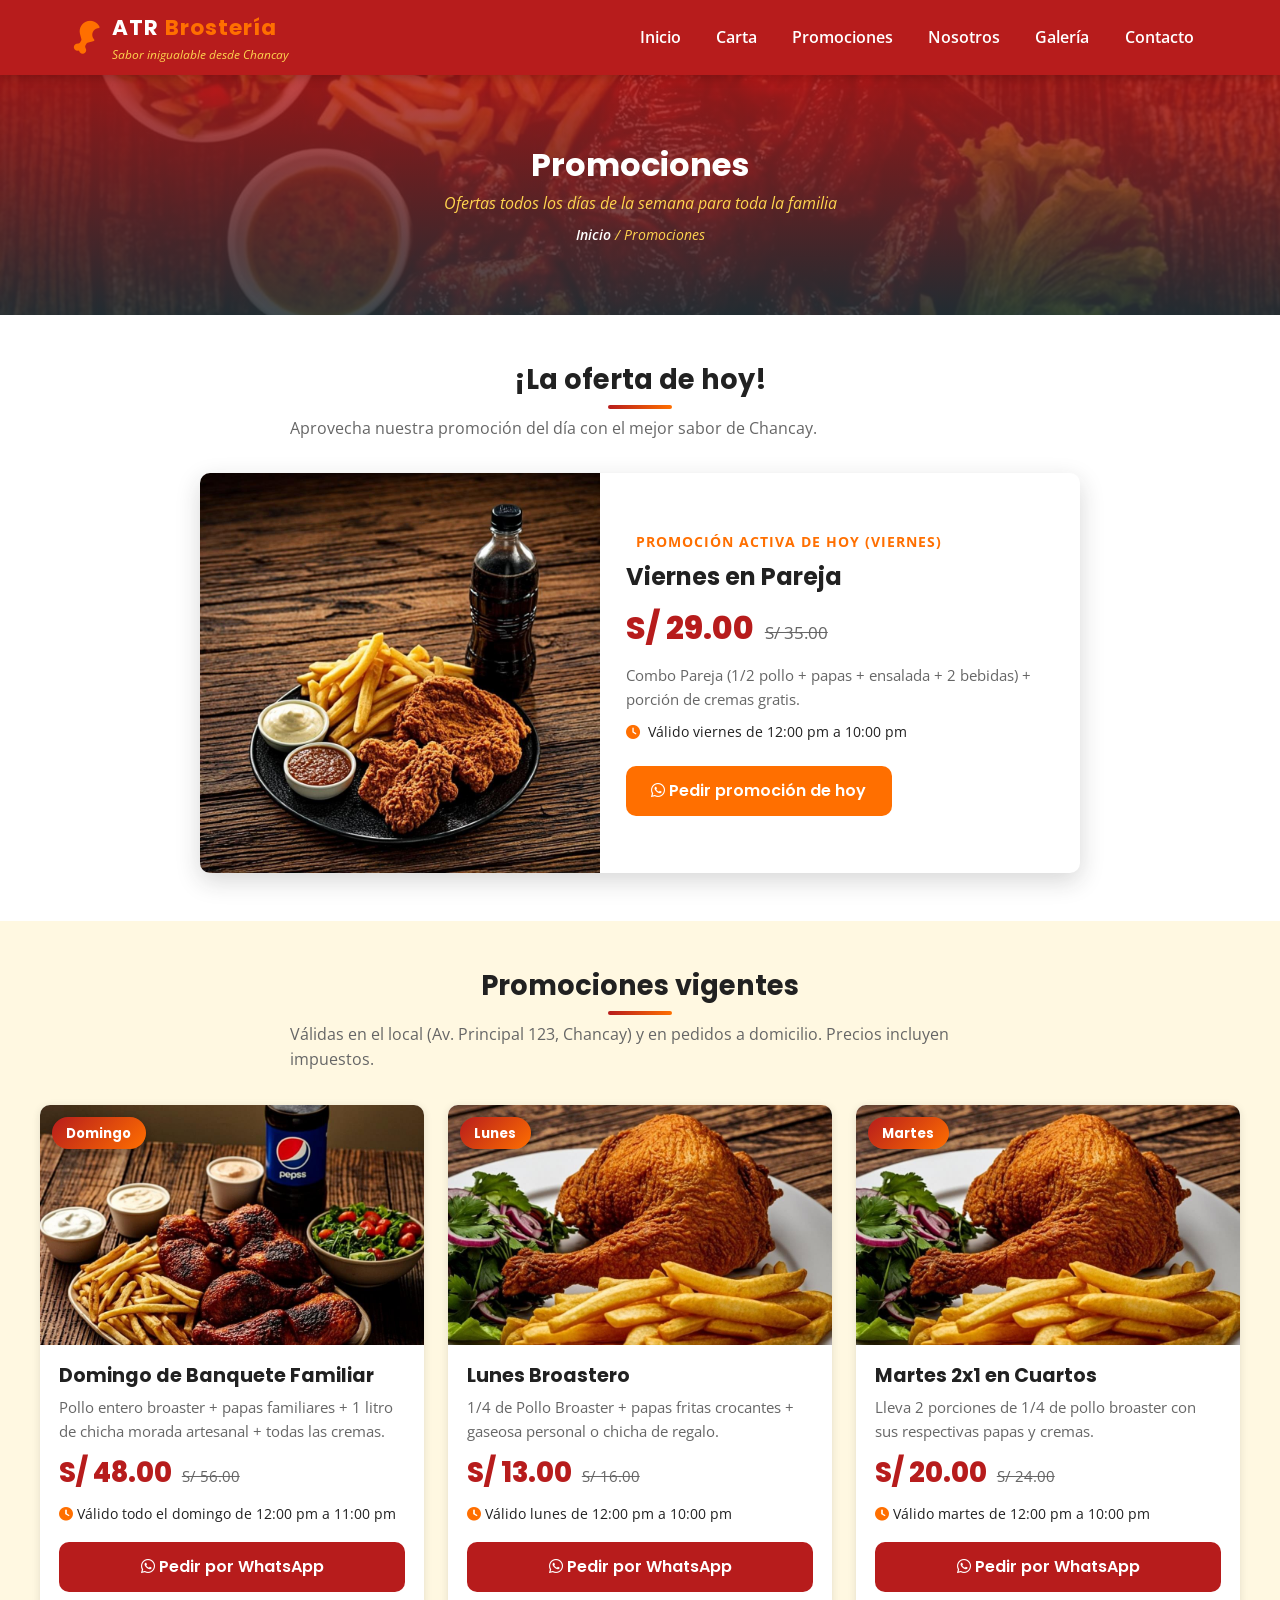
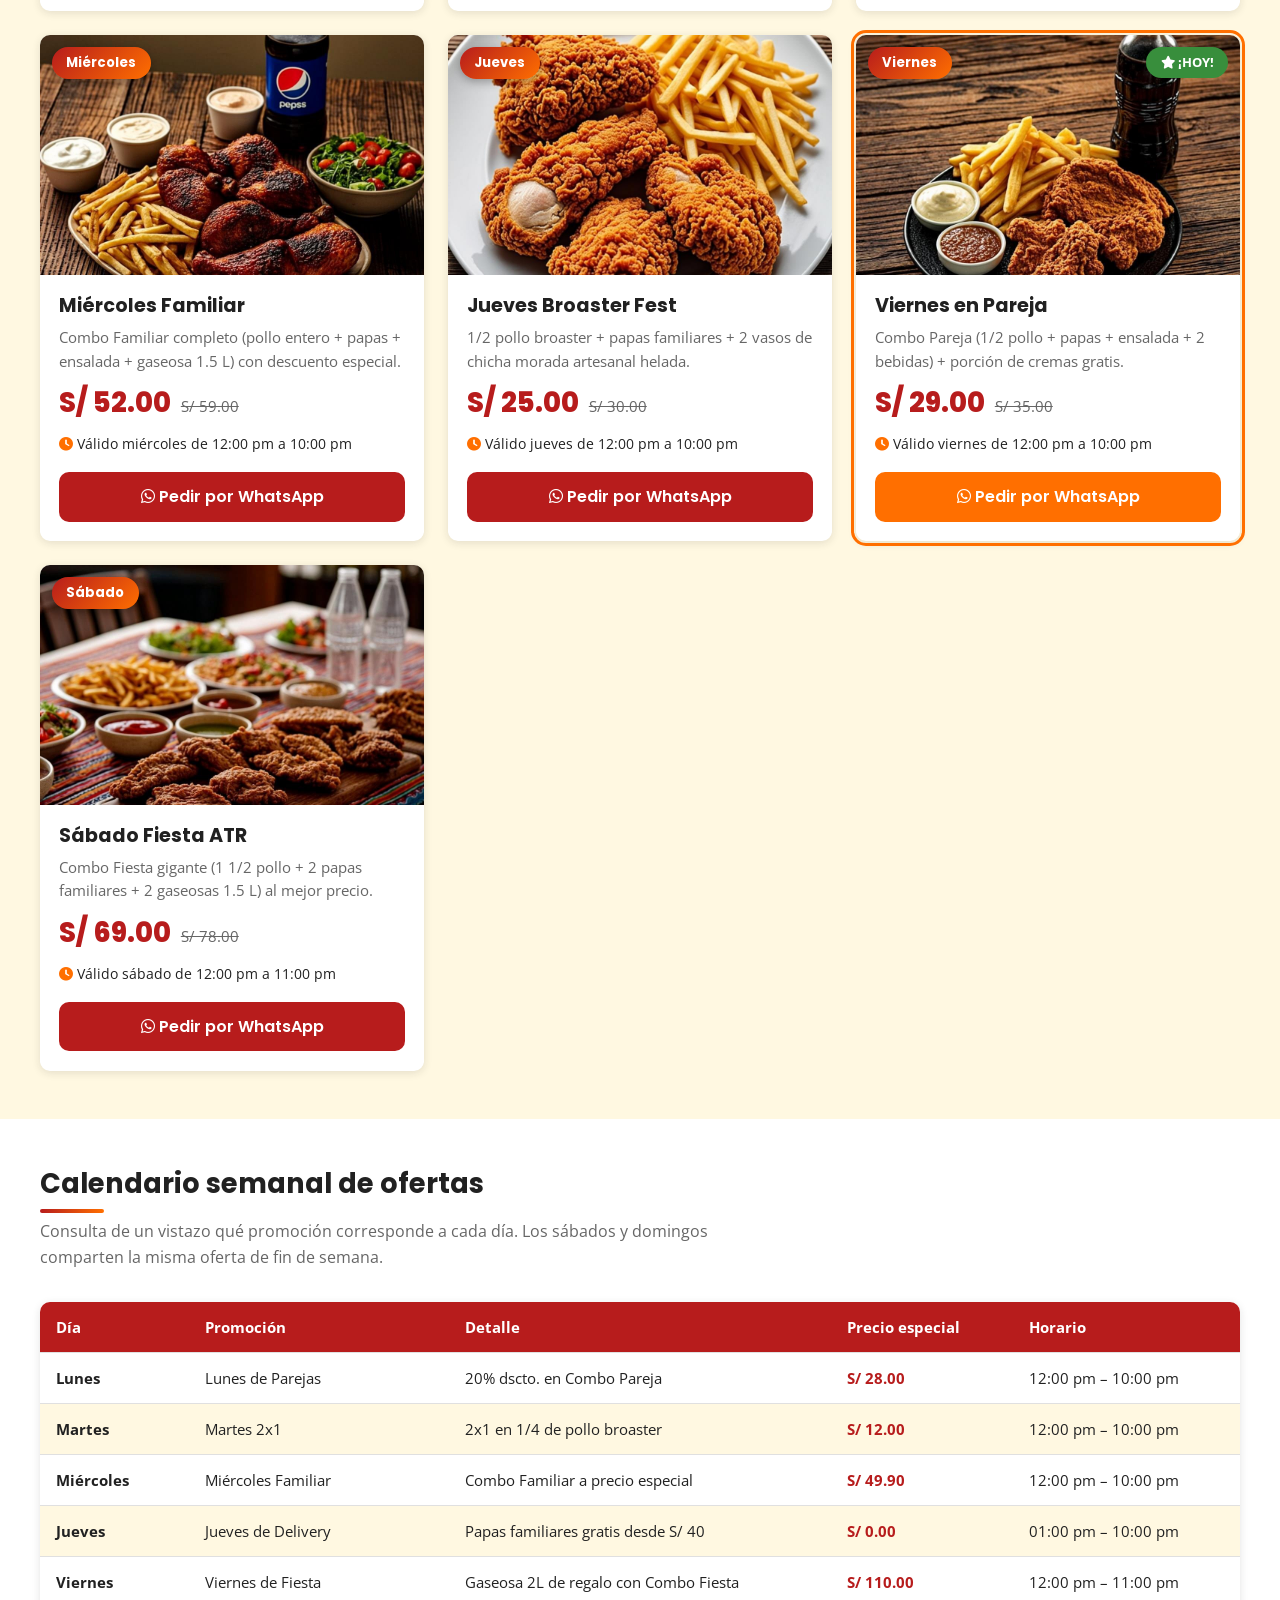
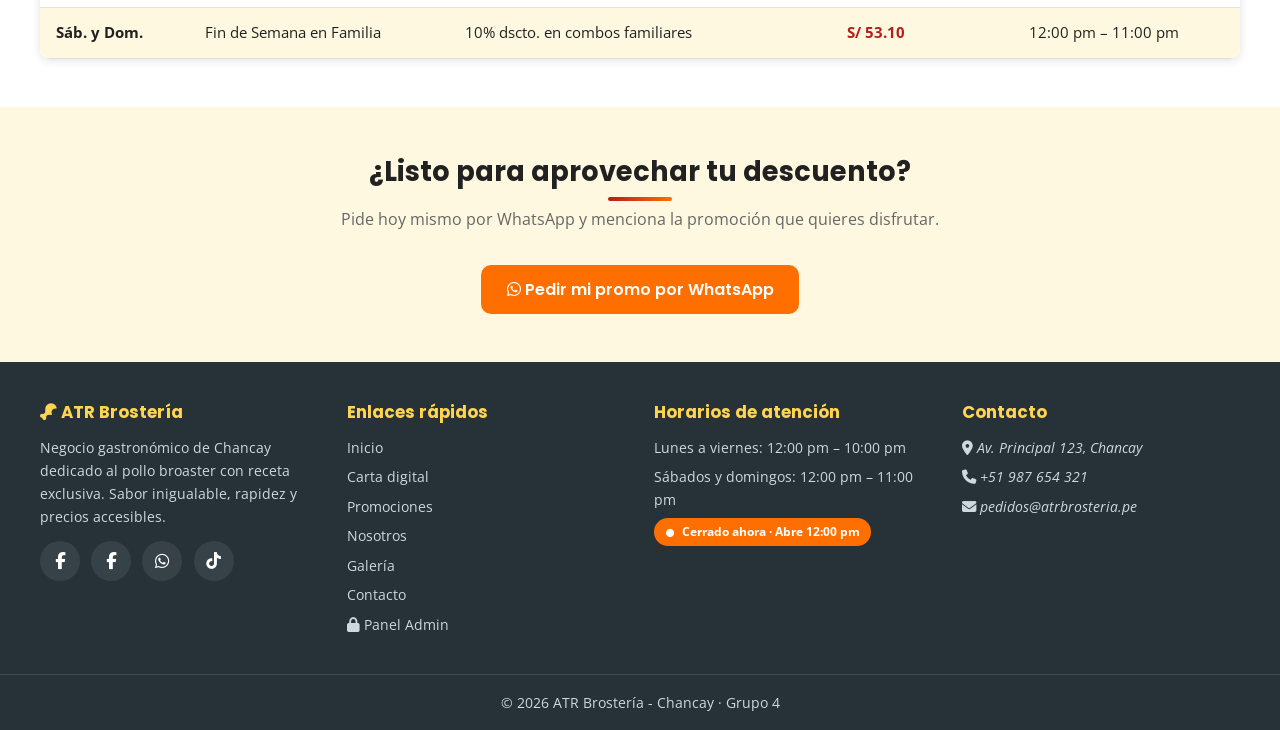
<file: promociones.html>
<!DOCTYPE html>
<html lang="es">
<head>
  <meta charset="UTF-8">
  <meta name="viewport" content="width=device-width, initial-scale=1.0">
  <title>Promociones | ATR Brostería - Chancay</title>
  <meta name="description" content="Promociones vigentes de ATR Brostería: descuentos de lunes a domingo, combos a precio especial y ofertas de delivery en Chancay.">
  <meta name="author" content="Grupo 4 - Taller de Programación Web UTP">
  <link rel="icon" type="image/png" href="img/favicon.png">

  <link rel="preconnect" href="https://fonts.googleapis.com">
  <link rel="preconnect" href="https://fonts.gstatic.com" crossorigin>
  <link href="https://fonts.googleapis.com/css2?family=Open+Sans:ital,wght@0,400;0,600;1,400&family=Poppins:wght@500;600;700;800&display=swap" rel="stylesheet">
  <link rel="stylesheet" href="https://cdnjs.cloudflare.com/ajax/libs/font-awesome/6.5.2/css/all.min.css">

  <link rel="stylesheet" href="css/styles.css">
  <link rel="stylesheet" href="css/promo.css">
</head>
<body>
  <a href="#contenido" class="saltar-contenido">Saltar al contenido principal</a>

  <!-- Encabezado -->
  <header class="site-header">
    <div class="contenedor barra-header">
      <a href="index.html" class="logo" aria-label="ATR Brostería - Inicio">
        <i class="fa-solid fa-drumstick-bite" aria-hidden="true"></i>
        <span>
          <span class="logo-nombre">ATR <span>Brostería</span></span><br>
          <span class="logo-eslogan">Sabor inigualable desde Chancay</span>
        </span>
      </a>
      <button id="btn-hamburguesa" class="btn-hamburguesa" aria-label="Abrir menú de navegación" aria-expanded="false" aria-controls="main-nav">
        <span></span><span></span><span></span>
      </button>
      <nav id="main-nav" class="main-nav" aria-label="Navegación principal">
        <ul>
          <li><a href="index.html">Inicio</a></li>
          <li><a href="carta.html">Carta</a></li>
          <li><a href="promociones.html">Promociones</a></li>
          <li><a href="nosotros.html">Nosotros</a></li>
          <li><a href="galeria.html">Galería</a></li>
          <li><a href="contacto.html">Contacto</a></li>
        </ul>
      </nav>
    </div>
  </header>

  <!-- Contenido -->
  <main id="contenido">

    <section class="page-banner">
      <div>
        <h1>Promociones</h1>
        <p>Ofertas todos los días de la semana para toda la familia</p>
        <p class="breadcrumb"><a href="index.html">Inicio</a> / Promociones</p>
      </div>
    </section>

    <!-- Promoción del día -->
    <section class="seccion" aria-labelledby="titulo-promo-hoy">
      <div class="contenedor">
        <h2 id="titulo-promo-hoy" class="titulo-seccion centro texto-centro">¡La oferta de hoy!</h2>
        <p class="subtitulo-seccion centro" style="margin-left:auto; margin-right:auto;">Aprovecha nuestra promoción del día con el mejor sabor de Chancay.</p>
        <div id="promo-destacada-hoy"></div>
      </div>
    </section>

    <!-- Promociones vigentes -->
    <section class="seccion seccion-crema" aria-labelledby="titulo-todas-promos">
      <div class="contenedor">
        <h2 id="titulo-todas-promos" class="titulo-seccion centro texto-centro">Promociones vigentes</h2>
        <p class="subtitulo-seccion centro" style="margin-left:auto; margin-right:auto;">Válidas en el local (Av. Principal 123, Chancay) y en pedidos a domicilio. Precios incluyen impuestos.</p>

        <div id="grid-promociones" class="grid-promociones"></div>
      </div>
    </section>

    <!-- Calendario semanal -->
    <section class="seccion" aria-labelledby="titulo-tabla-promos">
      <div class="contenedor">
        <h2 id="titulo-tabla-promos" class="titulo-seccion">Calendario semanal de ofertas</h2>
        <p class="subtitulo-seccion">Consulta de un vistazo qué promoción corresponde a cada día. Los sábados y domingos comparten la misma oferta de fin de semana.</p>

        <div class="tabla-responsiva">
          <table class="tabla-personalizada">
            <caption class="oculto">Calendario de promociones de la semana de ATR Brostería</caption>
            <thead>
              <tr>
                <th scope="col">Día</th>
                <th scope="col">Promoción</th>
                <th scope="col">Detalle</th>
                <th scope="col">Precio especial</th>
                <th scope="col">Horario</th>
              </tr>
            </thead>
            <tbody>
              <tr>
                <td><strong>Lunes</strong></td>
                <td>Lunes de Parejas</td>
                <td>20% dscto. en Combo Pareja</td>
                <td class="precio-celda">S/ 28.00</td>
                <td>12:00 pm – 10:00 pm</td>
              </tr>
              <tr>
                <td><strong>Martes</strong></td>
                <td>Martes 2x1</td>
                <td>2x1 en 1/4 de pollo broaster</td>
                <td class="precio-celda">S/ 12.00</td>
                <td>12:00 pm – 10:00 pm</td>
              </tr>
              <tr>
                <td><strong>Miércoles</strong></td>
                <td>Miércoles Familiar</td>
                <td>Combo Familiar a precio especial</td>
                <td class="precio-celda">S/ 49.90</td>
                <td>12:00 pm – 10:00 pm</td>
              </tr>
              <tr>
                <td><strong>Jueves</strong></td>
                <td>Jueves de Delivery</td>
                <td>Papas familiares gratis desde S/ 40</td>
                <td class="precio-celda">S/ 0.00</td>
                <td>01:00 pm – 10:00 pm</td>
              </tr>
              <tr>
                <td><strong>Viernes</strong></td>
                <td>Viernes de Fiesta</td>
                <td>Gaseosa 2L de regalo con Combo Fiesta</td>
                <td class="precio-celda">S/ 110.00</td>
                <td>12:00 pm – 11:00 pm</td>
              </tr>
              <tr>
                <td><strong>Sáb. y Dom.</strong></td>
                <td>Fin de Semana en Familia</td>
                <td>10% dscto. en combos familiares</td>
                <td class="precio-celda">S/ 53.10</td>
                <td>12:00 pm – 11:00 pm</td>
              </tr>
            </tbody>
          </table>
        </div>
      </div>
    </section>

    <!-- CTA -->
    <section class="seccion seccion-crema" aria-labelledby="titulo-cta-promos">
      <div class="contenedor texto-centro">
        <h2 id="titulo-cta-promos" class="titulo-seccion centro">¿Listo para aprovechar tu descuento?</h2>
        <p class="subtitulo-seccion centro" style="margin-left:auto; margin-right:auto;">Pide hoy mismo por WhatsApp y menciona la promoción que quieres disfrutar.</p>
        <a href="https://wa.me/51987654321?text=Hola%20ATR%20Brostería,%20deseo%20pedir%20una%20promoción" class="btn btn-acento btn-grande" target="_blank" rel="noopener">
          <i class="fa-brands fa-whatsapp"></i> Pedir mi promo por WhatsApp
        </a>
      </div>
    </section>
  </main>

  <!-- Pie de página -->
  <footer class="site-footer">
    <div class="contenedor footer-grid">
      <div>
        <h4><i class="fa-solid fa-drumstick-bite"></i> ATR Brostería</h4>
        <p>Negocio gastronómico de Chancay dedicado al pollo broaster con receta exclusiva. Sabor inigualable, rapidez y precios accesibles.</p>
        <div class="footer-redes">
          <a href="https://facebook.com" target="_blank" rel="noopener" aria-label="Facebook de ATR Brostería"><i class="fa-brands fa-facebook-f"></i></a>
          <a href="https://instagram.com" target="_blank" rel="noopener" aria-label="Instagram de ATR Brostería"><i class="fa-brands fa-facebook-f"></i></a>
          <a href="https://wa.me/51987654321" target="_blank" rel="noopener" aria-label="WhatsApp de ATR Brostería"><i class="fa-brands fa-whatsapp"></i></a>
          <a href="https://tiktok.com" target="_blank" rel="noopener" aria-label="TikTok de ATR Brostería"><i class="fa-brands fa-tiktok"></i></a>
        </div>
      </div>
      <div>
        <h4>Enlaces rápidos</h4>
        <ul>
          <li><a href="index.html">Inicio</a></li>
          <li><a href="carta.html">Carta digital</a></li>
          <li><a href="promociones.html">Promociones</a></li>
          <li><a href="nosotros.html">Nosotros</a></li>
          <li><a href="galeria.html">Galería</a></li>
          <li><a href="contacto.html">Contacto</a></li>
          <li><a href="admin.html"><i class="fa-solid fa-lock"></i> Panel Admin</a></li>
        </ul>
      </div>
      <div>
        <h4>Horarios de atención</h4>
        <ul>
          <li>Lunes a viernes: 12:00 pm – 10:00 pm</li>
          <li>Sábados y domingos: 12:00 pm – 11:00 pm</li>
        </ul>
        <p><span class="badge estado-badge" data-estado-local>Cargando estado...</span></p>
      </div>
      <div>
        <h4>Contacto</h4>
        <address>
          <ul>
            <li><i class="fa-solid fa-location-dot"></i> Av. Principal 123, Chancay</li>
            <li><i class="fa-solid fa-phone"></i> <a href="tel:+51987654321">+51 987 654 321</a></li>
            <li><i class="fa-solid fa-envelope"></i> <a href="mailto:pedidos@atrbrosteria.pe">pedidos@atrbrosteria.pe</a></li>
          </ul>
        </address>
      </div>
    </div>
    <div class="footer-copy">
      <p>&copy; <span id="anio-actual">2026</span> ATR Brostería - Chancay · Grupo 4</p>
    </div>
  </footer>

  <!-- Scripts -->
  <script src="js/main.js"></script>
</body>
</html>
</file>
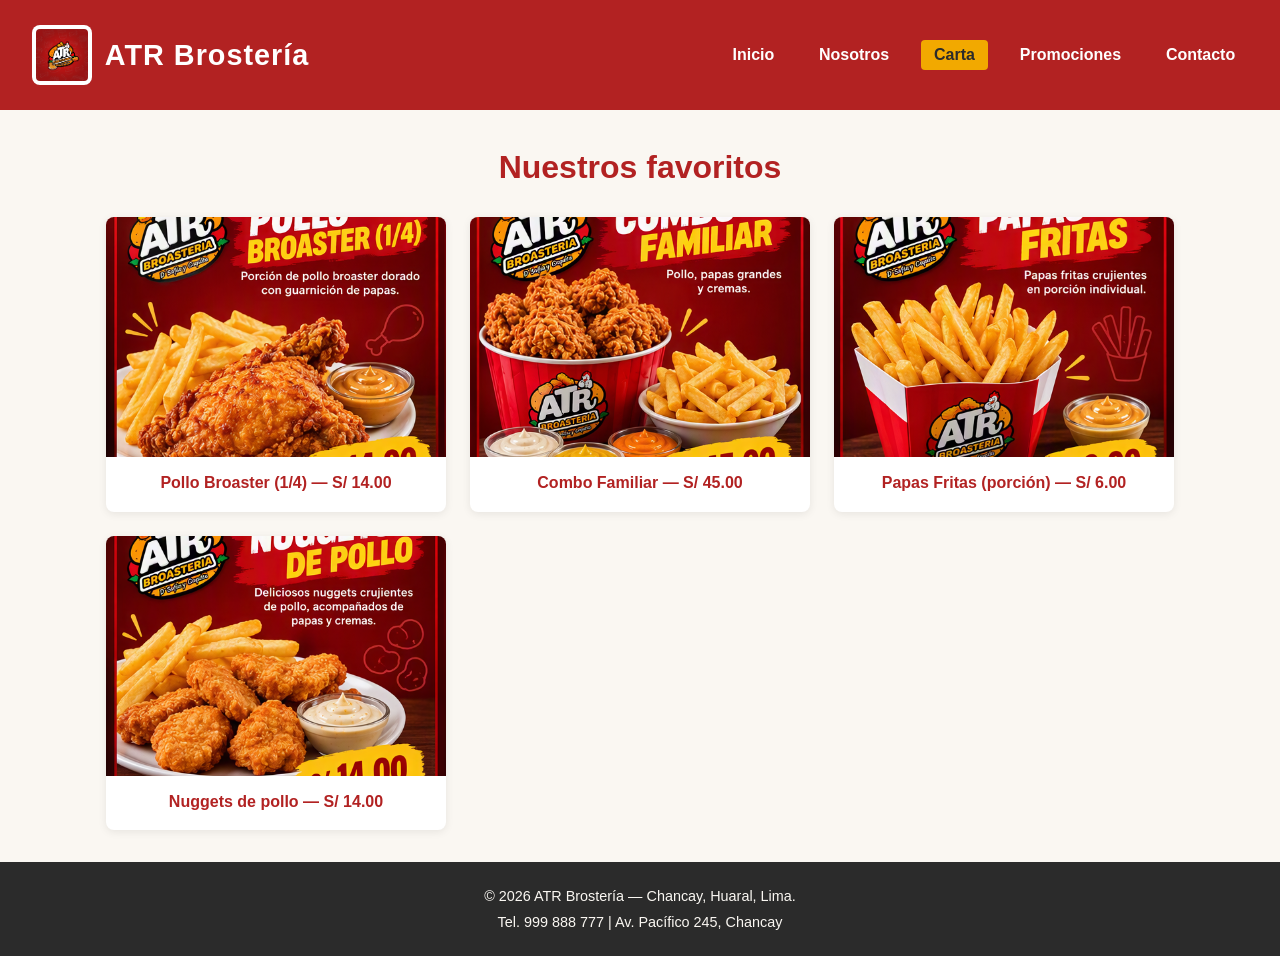
<file: v-2/carta.html>
<!DOCTYPE html>
<html lang="es">

<head>
    <meta charset="UTF-8">
    <meta name="viewport" content="width=device-width, initial-scale=1.0">
    <title>ATR Brostería Chancay | Carta</title>
    <link rel="stylesheet" href="css/styles.css">
</head>

<body>
    <header class="site-header">
        <div class="logo">
            <img src="/assets/img/logo-atr.jpg" alt="Logo ATR Brostería" width="60">
            <h1>ATR Brostería</h1>
        </div>
        <nav class="main-nav">
            <ul>
                <li><a href="index.html">Inicio</a></li>
                <li><a href="nosotros.html">Nosotros</a></li>
                <li><a href="carta.html" class="activo">Carta</a></li>
                <li><a href="promociones.html">Promociones</a></li>
                <li><a href="contacto.html">Contacto</a></li>
            </ul>
        </nav>
    </header>

    <main>
        <section class="galeria-carta">
            <h2>Nuestros favoritos</h2>
            <div class="grid-carta">
                <figure class="producto">
                    <img src="assets/img/pollo-broaster.jpg"
                        alt="Porción de pollo broaster dorado con guarnición de papas" width="320" height="240"
                        loading="lazy">
                    <figcaption>Pollo Broaster (1/4) — S/ 14.00</figcaption>
                </figure>

                <figure class="producto">
                    <img src="assets/img/combo-familiar.jpg" alt="Combo familiar con pollo, papas grandes y cremas"
                        width="320" height="240" loading="lazy">
                    <figcaption>Combo Familiar — S/ 45.00</figcaption>
                </figure>

                <figure class="producto">
                    <img src="assets/img/papas-fritas.jpg" alt="Papas fritas crujientes en porción individual"
                        width="320" height="240" loading="lazy">
                    <figcaption>Papas Fritas (porción) — S/ 6.00</figcaption>
                </figure>

                <figure class="producto">
                    <img src="assets/img/c4.png" alt="Nuggets de pollo" width="320" height="240" loading="lazy">
                    <figcaption>Nuggets de pollo — S/ 14.00</figcaption>
                </figure>
            </div>
        </section>
    </main>

    <footer class="site-footer">
        <p>&copy; 2026 ATR Brostería — Chancay, Huaral, Lima.</p>
        <p>Tel. 999 888 777 | Av. Pacífico 245, Chancay</p>
    </footer>
</body>

</html>
</file>
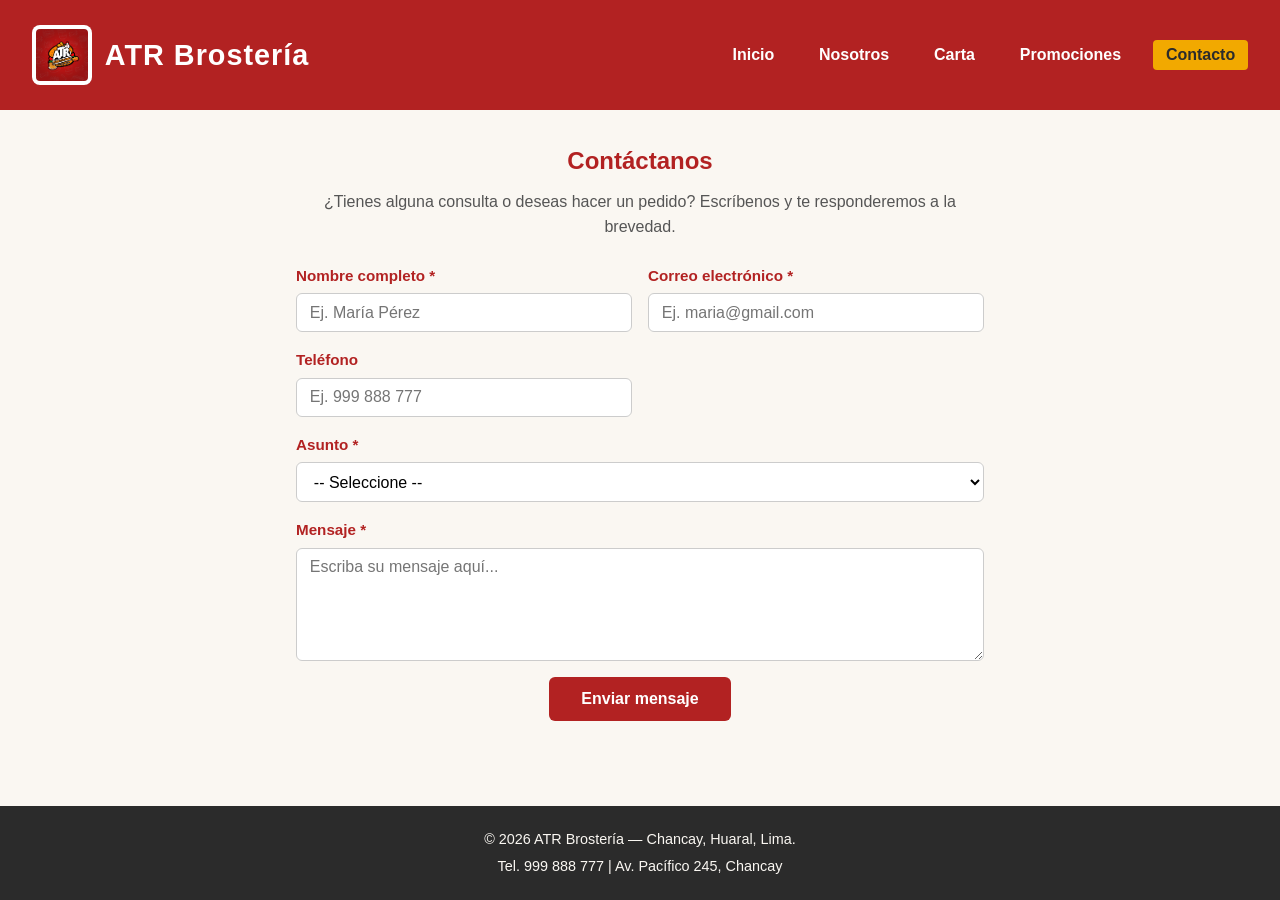
<file: v-2/contacto.html>
<!DOCTYPE html>
<html lang="es">

<head>
    <meta charset="UTF-8">
    <meta name="viewport" content="width=device-width, initial-scale=1.0">
    <title>ATR Brostería Chancay | Contacto</title>
    <link rel="stylesheet" href="css/styles.css">
</head>

<body>
    <header class="site-header">
        <div class="logo">
            <img src="/assets/img/logo-atr.jpg" alt="Logo ATR Brostería" width="60">
            <h1>ATR Brostería</h1>
        </div>
        <nav class="main-nav">
            <ul>
                <li><a href="index.html">Inicio</a></li>
                <li><a href="nosotros.html">Nosotros</a></li>
                <li><a href="carta.html">Carta</a></li>
                <li><a href="promociones.html">Promociones</a></li>
                <li><a href="contacto.html" class="activo">Contacto</a></li>
            </ul>
        </nav>
    </header>

    <main>
        <section class="formulario-contacto">
            <h2>Contáctanos</h2>
            <p>¿Tienes alguna consulta o deseas hacer un pedido?
                Escríbenos y te responderemos a la brevedad.</p>

            <form action="#" method="post" class="form-contacto">
                <div class="campo">
                    <label for="nombre">Nombre completo *</label>
                    <input type="text" id="nombre" name="nombre" placeholder="Ej. María Pérez" required>
                </div>

                <div class="campo">
                    <label for="correo">Correo electrónico *</label>
                    <input type="email" id="correo" name="correo" placeholder="Ej. maria@gmail.com" required>
                </div>

                <div class="campo">
                    <label for="telefono">Teléfono</label>
                    <input type="tel" id="telefono" name="telefono" placeholder="Ej. 999 888 777">
                </div>

                <div class="campo">
                    <label for="asunto">Asunto *</label>
                    <select id="asunto" name="asunto" required>
                        <option value="">-- Seleccione --</option>
                        <option value="pedido">Pedido</option>
                        <option value="reserva">Reserva</option>
                        <option value="consulta">Consulta general</option>
                    </select>
                </div>

                <div class="campo">
                    <label for="mensaje">Mensaje *</label>
                    <textarea id="mensaje" name="mensaje" rows="5" placeholder="Escriba su mensaje aquí..."
                        required></textarea>
                </div>

                <button type="submit" class="btn-enviar">Enviar mensaje</button>
            </form>
        </section>
    </main>

    <footer class="site-footer">
        <p>&copy; 2026 ATR Brostería — Chancay, Huaral, Lima.</p>
        <p>Tel. 999 888 777 | Av. Pacífico 245, Chancay</p>
    </footer>
</body>

</html>
</file>
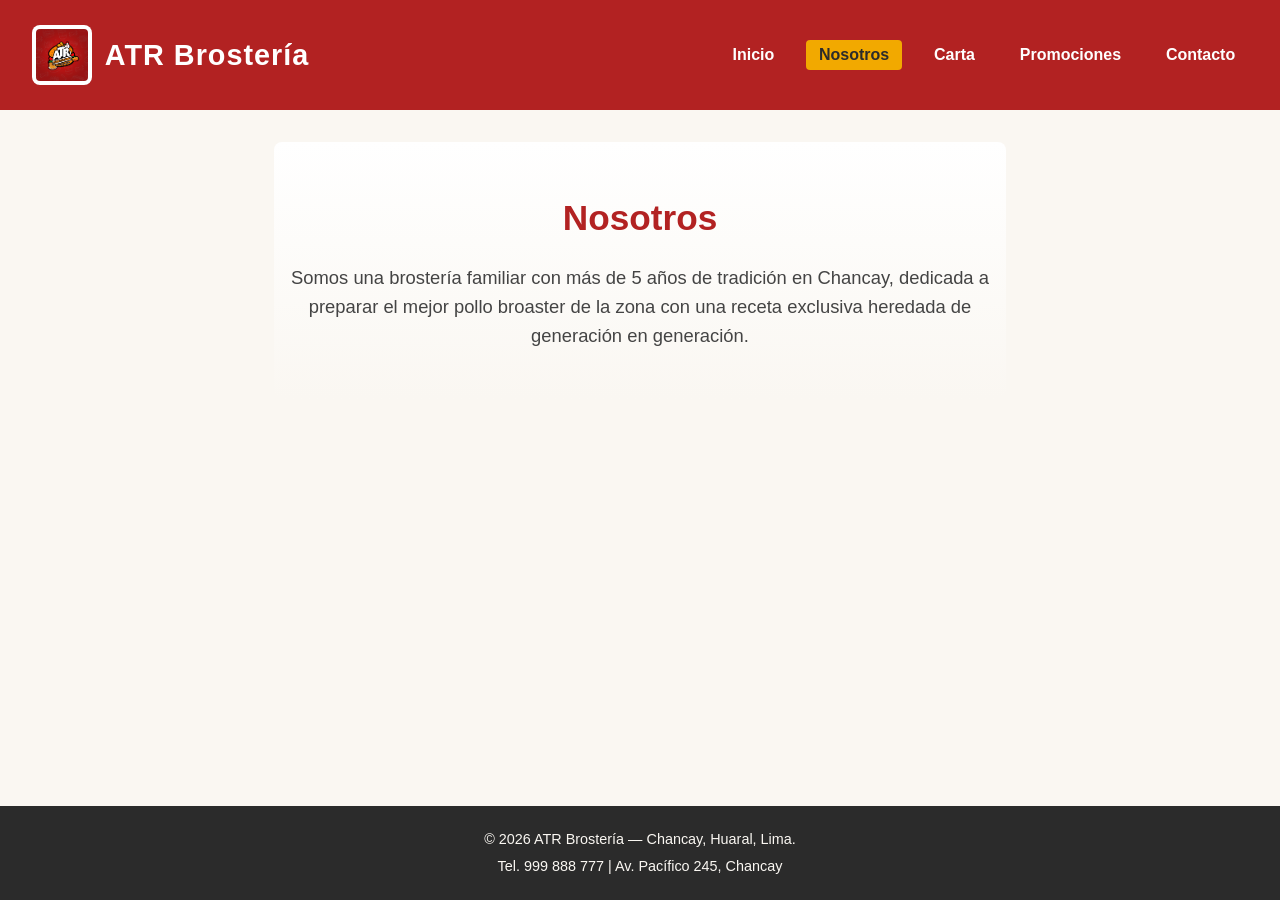
<file: v-2/nosotros.html>
<!DOCTYPE html>
<html lang="es">

<head>
    <meta charset="UTF-8">
    <meta name="viewport" content="width=device-width, initial-scale=1.0">
    <title>ATR Brostería Chancay | Nosotros</title>
    <link rel="stylesheet" href="css/styles.css">
</head>

<body>
    <header class="site-header">
        <div class="logo">
            <img src="/assets/img/logo-atr.jpg" alt="Logo ATR Brostería" width="60">
            <h1>ATR Brostería</h1>
        </div>
        <nav class="main-nav">
            <ul>
                <li><a href="index.html">Inicio</a></li>
                <li><a href="nosotros.html" class="activo">Nosotros</a></li>
                <li><a href="carta.html">Carta</a></li>
                <li><a href="promociones.html">Promociones</a></li>
                <li><a href="contacto.html">Contacto</a></li>
            </ul>
        </nav>
    </header>

    <main class="contenido">
        <section class="bienvenida">
            <h2>Nosotros</h2>
            <p>Somos una brostería familiar con más de 5 años de tradición en Chancay,
                dedicada a preparar el mejor pollo broaster de la zona con una receta
                exclusiva heredada de generación en generación.</p>
        </section>
    </main>

    <footer class="site-footer">
        <p>&copy; 2026 ATR Brostería — Chancay, Huaral, Lima.</p>
        <p>Tel. 999 888 777 | Av. Pacífico 245, Chancay</p>
    </footer>
</body>

</html>
</file>
<file: css/styles.css>
/* Estilos generales */


/* Variables */
:root {
  /* Paleta de colores */
  --color-primario: #B71C1C;
  /* rojo primario: logo, encabezado, botones */
  --color-acento: #FF6F00;
  /* naranja acento: botones de acción, badges */
  --color-crema: #FFF8E1;
  /* crema claro: fondos de secciones secundarias */
  --color-texto: #212121;
  /* negro: textos principales */
  --color-gris: #666666;
  /* gris medio: textos secundarios */
  --color-oscuro: #263238;
  /* gris oscuro: pie de página, modales */
  --color-exito: #388E3C;
  /* verde éxito: validaciones correctas */
  --color-error: #C62828;
  /* rojo error: mensajes de validación */
  --color-fondo: #FFFFFF;
  --color-borde: #E0E0E0;
  --color-primario-oscuro: #8E1414;
  /* hover de botones primarios */

  /* Tipografía */
  --fuente-titulos: 'Poppins', sans-serif;
  --fuente-cuerpo: 'Open Sans', sans-serif;

  /* Otros */
  --sombra-tarjeta: 0 2px 8px rgba(33, 33, 33, 0.12);
  --sombra-elevada: 0 8px 24px rgba(33, 33, 33, 0.18);
  --radio: 10px;
  --transicion: 0.3s ease;
}

* {
  margin: 0;
  padding: 0;
  box-sizing: border-box;
}

html {
  scroll-behavior: smooth;
}

body {
  font-family: var(--fuente-cuerpo);
  font-size: 16px;
  line-height: 1.6;
  color: var(--color-texto);
  background-color: var(--color-fondo);
  display: flex;
  flex-direction: column;
  min-height: 100vh;
}

main {
  flex: 1 0 auto;
}

img,
video {
  max-width: 100%;
  /* imágenes responsivas */
  height: auto;
  display: block;
}

a {
  color: var(--color-primario);
  text-decoration: none;
  transition: color var(--transicion);
}

a:hover {
  color: var(--color-acento);
}

ul {
  list-style: none;
}

h1,
h2,
h3,
h4 {
  font-family: var(--fuente-titulos);
  line-height: 1.25;
  color: var(--color-texto);
}

/* Utilidades */
.contenedor {
  width: 100%;
  padding: 0 1rem;
  margin: 0 auto;
}

.texto-centro {
  text-align: center;
}

.oculto {
  display: none !important;
}

.imagen-responsiva {
  width: 100%;
  object-fit: cover;
}

/* Contenedor desktop */
@media (min-width: 1280px) {
  .contenedor {
    max-width: 1200px;
    padding: 0;
  }
}

/* Encabezado de sección con barra de acento */
.titulo-seccion {
  font-size: 1.7rem;
  font-weight: 700;
  margin-bottom: 0.4rem;
}

.titulo-seccion::after {
  content: "";
  display: block;
  width: 64px;
  height: 4px;
  margin-top: 0.5rem;
  border-radius: 2px;
  background: linear-gradient(90deg, var(--color-primario), var(--color-acento));
}

.titulo-seccion.centro::after {
  margin-left: auto;
  margin-right: auto;
}

.subtitulo-seccion {
  color: var(--color-gris);
  max-width: 700px;
  margin-bottom: 2rem;
}

/* Botones */
.btn {
  display: inline-block;
  padding: 0.75rem 1.6rem;
  border: none;
  border-radius: var(--radio);
  font-family: var(--fuente-titulos);
  font-weight: 600;
  font-size: 1rem;
  cursor: pointer;
  text-align: center;
  transition: background-color var(--transicion), transform var(--transicion),
    box-shadow var(--transicion), color var(--transicion);
}

.btn:hover {
  transform: translateY(-2px);
  box-shadow: var(--sombra-elevada);
}

.btn:active {
  transform: translateY(0);
}

.btn-primario {
  background-color: var(--color-primario);
  color: #FFFFFF;
}

.btn-primario:hover {
  background-color: var(--color-primario-oscuro);
  color: #FFFFFF;
}

.btn-acento {
  background-color: var(--color-acento);
  color: #FFFFFF;
}

.btn-acento:hover {
  background-color: #E65100;
  color: #FFFFFF;
}

.btn-borde {
  background-color: transparent;
  color: #FFFFFF;
  border: 2px solid #FFFFFF;
}

.btn-borde:hover {
  background-color: #FFFFFF;
  color: var(--color-primario);
}

/* Encabezado y navegación */
.site-header {
  position: sticky;
  top: 0;
  z-index: 100;
  background-color: var(--color-primario);
  color: #FFFFFF;
  box-shadow: 0 2px 10px rgba(0, 0, 0, 0.25);
}

.barra-header {
  display: flex;
  align-items: center;
  justify-content: space-between;
  flex-wrap: wrap;
  padding: 0.7rem 1rem;
}

.logo {
  display: flex;
  align-items: center;
  gap: 0.6rem;
  color: #FFFFFF;
}

.logo i {
  font-size: 1.9rem;
  color: var(--color-acento);
  transform: rotate(-15deg);
  transition: transform 0.4s ease;
}

.logo:hover i {
  transform: rotate(0deg) scale(1.1);
}

.logo-nombre {
  font-family: var(--fuente-titulos);
  font-size: 1.35rem;
  font-weight: 700;
  letter-spacing: 1px;
  color: #FFFFFF;
}

.logo-nombre span {
  color: var(--color-acento);
}

.logo-eslogan {
  display: none;
  font-size: 0.72rem;
  color: #FFD54F;
  font-style: italic;
}

/* Navegación principal */
.main-nav ul {
  display: none;
  flex-direction: column;
  width: 100%;
  padding: 0.5rem 0;
}

.main-nav a {
  display: block;
  padding: 0.6rem 0.8rem;
  color: #FFFFFF;
  font-weight: 600;
  border-radius: 6px;
  transition: background-color var(--transicion), color var(--transicion);
}

.main-nav a:hover,
.main-nav a.activo {
  background-color: var(--color-acento);
  color: #FFFFFF;
}

/* Menú hamburguesa */
.main-nav.abierto ul {
  display: flex;
  animation: desplegarMenu 0.25s ease;
}

@keyframes desplegarMenu {
  from {
    opacity: 0;
    transform: translateY(-8px);
  }

  to {
    opacity: 1;
    transform: translateY(0);
  }
}

/* Botón hamburguesa */
.btn-hamburguesa {
  display: flex;
  /* visible solo en móvil */
  flex-direction: column;
  justify-content: center;
  gap: 5px;
  width: 44px;
  /* objetivo táctil mínimo 44px */
  height: 44px;
  padding: 10px;
  background: transparent;
  border: none;
  cursor: pointer;
}

.btn-hamburguesa span {
  display: block;
  height: 3px;
  width: 100%;
  border-radius: 2px;
  background-color: #FFFFFF;
  transition: transform var(--transicion), opacity var(--transicion);
}

.btn-hamburguesa.activo span:nth-child(1) {
  transform: translateY(8px) rotate(45deg);
}

.btn-hamburguesa.activo span:nth-child(2) {
  opacity: 0;
}

.btn-hamburguesa.activo span:nth-child(3) {
  transform: translateY(-8px) rotate(-45deg);
}

/* Tablet */
@media (min-width: 768px) {
  .barra-header {
    padding: 0.7rem 2rem;
  }

  .logo-eslogan {
    display: block;
  }
}

/* Desktop */
@media (min-width: 1024px) {
  .btn-hamburguesa {
    display: none;
  }

  .main-nav ul {
    display: flex;
    flex-direction: row;
    width: auto;
    gap: 0.4rem;
    padding: 0;
  }

  .main-nav a {
    padding: 0.45rem 0.9rem;
  }
}

/* Banner de cabecera interior */
.page-banner {
  position: relative;
  display: flex;
  align-items: center;
  justify-content: center;
  min-height: 240px;
  padding: 3rem 1rem;
  text-align: center;
  color: #FFFFFF;
  background:
    linear-gradient(rgba(183, 28, 28, 0.82), rgba(38, 50, 56, 0.88)),
    url("../img/hero.jpg") center / cover no-repeat;
}

.page-banner h1 {
  color: #FFFFFF;
  font-size: 2rem;
  animation: aparecerArriba 0.7s ease both;
}

.page-banner p {
  color: #FFD54F;
  font-style: italic;
  margin-top: 0.4rem;
  animation: aparecerArriba 0.9s ease both;
}

.breadcrumb {
  margin-top: 0.6rem;
  font-size: 0.9rem;
  color: #FFD54F;
}

.breadcrumb a {
  color: #FFFFFF;
  font-weight: 600;
}

/* Secciones */
.seccion {
  padding: 3rem 0;
}

.seccion-crema {
  background-color: var(--color-crema);
}

/* Tarjetas */
.tarjeta {
  background-color: #FFFFFF;
  border-radius: var(--radio);
  box-shadow: var(--sombra-tarjeta);
  overflow: hidden;
  transition: transform var(--transicion), box-shadow var(--transicion);
}

.tarjeta:hover {
  transform: translateY(-6px);
  box-shadow: var(--sombra-elevada);
}

.tarjeta img {
  width: 100%;
  aspect-ratio: 4 / 3;
  object-fit: cover;
  transition: transform 0.5s ease;
}

.tarjeta:hover img {
  transform: scale(1.06);
}

.tarjeta-cuerpo {
  padding: 1.1rem;
}

.tarjeta-cuerpo h3 {
  font-size: 1.1rem;
  margin-bottom: 0.3rem;
}

.tarjeta-cuerpo p {
  font-size: 0.92rem;
  color: var(--color-gris);
}

.tarjeta-pie {
  display: flex;
  align-items: center;
  justify-content: space-between;
  padding: 0 1.1rem 1.1rem;
}

.precio {
  font-family: var(--fuente-titulos);
  font-weight: 700;
  font-size: 1.25rem;
  color: var(--color-primario);
}

.precio-antes {
  font-size: 0.9rem;
  color: var(--color-gris);
  text-decoration: line-through;
  margin-right: 0.4rem;
}

/* Etiqueta / badge */
.badge {
  display: inline-block;
  padding: 0.25rem 0.7rem;
  border-radius: 999px;
  font-size: 0.78rem;
  font-weight: 700;
  color: #FFFFFF;
  background-color: var(--color-acento);
}

.badge-oferta {
  position: absolute;
  top: 10px;
  left: 10px;
  animation: latido 1.6s ease infinite;
}

/* Rejilla de productos */
.grid-productos {
  display: grid;
  grid-template-columns: 1fr;
  gap: 1.4rem;
}

@media (min-width: 768px) {
  .grid-productos {
    grid-template-columns: repeat(2, 1fr);
  }

  /* md: 2 columnas */
}

@media (min-width: 1024px) {
  .grid-productos {
    grid-template-columns: repeat(3, 1fr);
  }

  /* lg: 3 columnas */
}

.tarjeta-producto {
  position: relative;
}

/* Producto agotado */
.producto-agotado img {
  filter: grayscale(0.9) opacity(0.6);
}

.sello-agotado {
  position: absolute;
  top: 12px;
  right: 12px;
  padding: 0.3rem 0.8rem;
  background-color: var(--color-error);
  color: #FFFFFF;
  font-size: 0.8rem;
  font-weight: 700;
  border-radius: 6px;
  transform: rotate(8deg);
}

/* Tablas */
.tabla-responsiva {
  width: 100%;
  overflow-x: auto;
  border-radius: var(--radio);
  box-shadow: var(--sombra-tarjeta);
}

.tabla-personalizada {
  width: 100%;
  border-collapse: collapse;
  background-color: #FFFFFF;
  font-size: 0.95rem;
  min-width: 480px;
}

.tabla-personalizada thead {
  background-color: var(--color-primario);
  color: #FFFFFF;
}

.tabla-personalizada th,
.tabla-personalizada td {
  padding: 0.8rem 1rem;
  text-align: left;
  border-bottom: 1px solid var(--color-borde);
}

.tabla-personalizada tbody tr:nth-child(even) {
  /* filas alternadas */
  background-color: var(--color-crema);
}

.tabla-personalizada tbody tr:hover {
  /* resaltado al pasar */
  background-color: #FFECB3;
  transition: background-color 0.2s ease;
}

.tabla-personalizada td.precio-celda {
  font-weight: 700;
  color: var(--color-primario);
  white-space: nowrap;
}

/* Formularios */
.form-contacto {
  display: grid;
  grid-template-columns: 1fr;
  gap: 1rem;
}

@media (min-width: 768px) {
  .form-contacto {
    grid-template-columns: 1fr 1fr;
  }

  .campo-completo {
    grid-column: 1 / -1;
  }

  /* campos a ancho completo */
}

.campo {
  display: flex;
  flex-direction: column;
  gap: 0.3rem;
}

.campo label {
  font-weight: 600;
  font-size: 0.95rem;
  color: var(--color-primario);
}

.campo label .obligatorio {
  color: var(--color-error);
}

.campo input,
.campo select,
.campo textarea {
  padding: 0.7rem 0.85rem;
  border: 1px solid #CCCCCC;
  border-radius: 8px;
  font-family: inherit;
  font-size: 1rem;
  background-color: #FFFFFF;
  transition: border-color var(--transicion), box-shadow var(--transicion);
}

.campo input:focus,
.campo select:focus,
.campo textarea:focus {
  outline: none;
  border-color: var(--color-acento);
  box-shadow: 0 0 0 3px rgba(255, 111, 0, 0.25);
}

/* Estados de validación */
.campo input.invalido,
.campo select.invalido,
.campo textarea.invalido {
  border-color: var(--color-error);
  background-color: #FFF5F5;
}

.campo input.valido,
.campo select.valido,
.campo textarea.valido {
  border-color: var(--color-exito);
  background-color: #F6FFF6;
}

.mensaje-error-campo {
  font-size: 0.82rem;
  color: var(--color-error);
  min-height: 1.1em;
}

/* Alertas de resultado del formulario */
.alerta {
  padding: 0.9rem 1.1rem;
  border-radius: 8px;
  font-weight: 600;
  margin-top: 1rem;
  animation: aparecerArriba 0.35s ease;
}

.alerta-exito {
  background-color: #E8F5E9;
  border-left: 5px solid var(--color-exito);
  color: var(--color-exito);
}

.alerta-error {
  background-color: #FFEBEE;
  border-left: 5px solid var(--color-error);
  color: var(--color-error);
}

/* Modales */
.modal {
  position: fixed;
  inset: 0;
  z-index: 200;
  display: flex;
  align-items: center;
  justify-content: center;
  padding: 1rem;
  background-color: rgba(33, 33, 33, 0.75);
  animation: aparecer 0.25s ease;
}

.modal.cerrado {
  display: none;
}

.modal-contenido {
  position: relative;
  width: 100%;
  max-width: 640px;
  max-height: 90vh;
  overflow-y: auto;
  background-color: #FFFFFF;
  border-radius: var(--radio);
  box-shadow: var(--sombra-elevada);
  animation: entrarModal 0.3s ease;
}

@keyframes entrarModal {
  from {
    opacity: 0;
    transform: translateY(30px) scale(0.96);
  }

  to {
    opacity: 1;
    transform: translateY(0) scale(1);
  }
}

.modal-cabecera {
  display: flex;
  align-items: center;
  justify-content: space-between;
  padding: 0.9rem 1.2rem;
  background-color: var(--color-oscuro);
  color: #FFFFFF;
}

.modal-cabecera h3 {
  color: #FFFFFF;
  font-size: 1.15rem;
}

.btn-cerrar-modal {
  width: 40px;
  height: 40px;
  border: none;
  border-radius: 50%;
  background-color: var(--color-primario);
  color: #FFFFFF;
  font-size: 1.15rem;
  cursor: pointer;
  transition: transform var(--transicion), background-color var(--transicion);
}

.btn-cerrar-modal:hover {
  background-color: var(--color-error);
  transform: rotate(90deg);
  /* transformación CSS */
}

.modal-cuerpo {
  padding: 1.2rem;
}

.modal-imagen {
  width: 100%;
  max-height: 280px;
  object-fit: cover;
  border-radius: 8px;
  margin-bottom: 1rem;
}

/* Lightbox */
.lightbox {
  position: fixed;
  inset: 0;
  z-index: 300;
  display: flex;
  flex-direction: column;
  align-items: center;
  justify-content: center;
  background-color: rgba(0, 0, 0, 0.9);
  animation: aparecer 0.25s ease;
}

.lightbox img {
  max-width: 90%;
  max-height: 78vh;
  border-radius: 8px;
  box-shadow: var(--sombra-elevada);
}

.lightbox-caption {
  margin-top: 0.8rem;
  color: #FFFFFF;
  font-size: 0.95rem;
  text-align: center;
  padding: 0 1rem;
}

.lightbox-flecha {
  position: absolute;
  top: 50%;
  transform: translateY(-50%);
  width: 48px;
  height: 48px;
  border: none;
  border-radius: 50%;
  background-color: rgba(183, 28, 28, 0.9);
  color: #FFFFFF;
  font-size: 1.3rem;
  cursor: pointer;
  transition: background-color var(--transicion);
}

.lightbox-flecha:hover {
  background-color: var(--color-acento);
}

.lightbox-flecha.izquierda {
  left: 16px;
}

.lightbox-flecha.derecha {
  right: 16px;
}

.lightbox-cerrar {
  position: absolute;
  top: 16px;
  right: 16px;
  width: 44px;
  height: 44px;
  border: none;
  border-radius: 50%;
  background-color: rgba(255, 255, 255, 0.15);
  color: #FFFFFF;
  font-size: 1.3rem;
  cursor: pointer;
  transition: background-color var(--transicion), transform var(--transicion);
}

.lightbox-cerrar:hover {
  background-color: var(--color-error);
  transform: rotate(90deg);
}

/* Pie de página */
.site-footer {
  background-color: var(--color-oscuro);
  color: #ECEFF1;
  padding: 2.5rem 0 0;
  margin-top: auto;
}

.footer-grid {
  display: grid;
  grid-template-columns: 1fr;
  /* mobile: 1 columna */
  gap: 1.8rem;
  padding-bottom: 2rem;
}

@media (min-width: 768px) {
  .footer-grid {
    grid-template-columns: repeat(2, 1fr);
  }
}

@media (min-width: 1024px) {
  .footer-grid {
    grid-template-columns: repeat(4, 1fr);
  }
}

.site-footer h4 {
  color: #FFD54F;
  font-size: 1.05rem;
  margin-bottom: 0.8rem;
}

.site-footer p,
.site-footer li {
  font-size: 0.9rem;
  color: #CFD8DC;
}

.site-footer li {
  margin-bottom: 0.4rem;
}

.site-footer a {
  color: #CFD8DC;
}

.site-footer a:hover {
  color: var(--color-acento);
}

.footer-redes {
  display: flex;
  gap: 0.7rem;
  margin-top: 0.8rem;
}

.footer-redes a {
  display: flex;
  align-items: center;
  justify-content: center;
  width: 40px;
  height: 40px;
  border-radius: 50%;
  background-color: rgba(255, 255, 255, 0.08);
  color: #FFFFFF;
  font-size: 1.05rem;
  transition: background-color var(--transicion), transform var(--transicion);
}

.footer-redes a:hover {
  background-color: var(--color-acento);
  transform: translateY(-4px) scale(1.05);
  color: #FFFFFF;
}

.footer-copy {
  border-top: 1px solid rgba(255, 255, 255, 0.12);
  padding: 1rem;
  text-align: center;
  font-size: 0.82rem;
  color: #90A4AE;
}

/* Animaciones */
@keyframes aparecer {
  from {
    opacity: 0;
  }

  to {
    opacity: 1;
  }
}

@keyframes aparecerArriba {
  from {
    opacity: 0;
    transform: translateY(24px);
  }

  to {
    opacity: 1;
    transform: translateY(0);
  }
}

@keyframes latido {

  0%,
  100% {
    transform: scale(1);
  }

  50% {
    transform: scale(1.08);
  }
}

.animar-entrada {
  animation: aparecerArriba 0.6s ease both;
}

/* Accesibilidad */
.saltar-contenido {
  position: absolute;
  left: -9999px;
}

.saltar-contenido:focus {
  left: 8px;
  top: 8px;
  z-index: 999;
  padding: 0.6rem 1rem;
  background-color: #FFFFFF;
  color: var(--color-primario);
  border-radius: 6px;
}

:focus-visible {
  outline: 3px solid var(--color-acento);
  outline-offset: 2px;
}
</file>
<file: css/home.css>
/* Estilos de la página principal */


/* Portada principal */
.hero {
  position: relative;
  display: flex;
  align-items: center;
  justify-content: center;
  min-height: 88vh;                     /* móvil: casi pantalla completa */
  padding: 3rem 1rem;
  text-align: center;
  background:
    linear-gradient(rgba(38, 50, 56, 0.72), rgba(183, 28, 28, 0.55)),
    url("../img/hero.jpg") center / cover no-repeat;
}

@media (min-width: 768px) {
  .hero { min-height: 92vh; }
}

@media (min-width: 1280px) {
  .hero { min-height: 100vh; }
}

.hero-contenido {
  max-width: 760px;
  animation: aparecerArriba 0.8s ease both;
}

.hero h1 {
  color: #FFFFFF;
  font-size: 2.1rem;
  font-weight: 800;
  margin: 1rem 0 0.6rem;
  text-shadow: 0 3px 12px rgba(0, 0, 0, 0.45);
}

.hero h1 em {
  color: #FFD54F;
  font-style: normal;
}

@media (min-width: 768px) {
  .hero h1 { font-size: 3rem; }
}

@media (min-width: 1280px) {
  .hero h1 { font-size: 3.6rem; }
}

.hero-eslogan {
  color: #FFFFFF;
  font-size: 1.05rem;
  margin-bottom: 1.6rem;
  text-shadow: 0 2px 8px rgba(0, 0, 0, 0.4);
}

.hero-botones {
  display: flex;
  flex-wrap: wrap;
  gap: 0.9rem;
  justify-content: center;
}

.hero-valoracion {
  margin-top: 1.4rem;
  color: #FFD54F;
  font-size: 0.92rem;
}

.estrellas i { margin: 0 1px; }

/* Badge de estado abierto / cerrado */
.estado-badge {
  font-size: 0.85rem;
  padding: 0.4rem 1rem;
}

.estado-badge.estado-abierto { background-color: var(--color-exito); }
.estado-badge.estado-cerrado { background-color: var(--color-error); }

/* Pilares del negocio */
.grid-pilares {
  display: grid;
  grid-template-columns: 1fr;
  gap: 1.4rem;
}

@media (min-width: 768px) {
  .grid-pilares { grid-template-columns: repeat(2, 1fr); }
}

@media (min-width: 1024px) {
  .grid-pilares { grid-template-columns: repeat(4, 1fr); }
}

.tarjeta-pilar {
  padding: 1.6rem 1.2rem;
  text-align: center;
}

.pilar-icono {
  display: inline-flex;
  align-items: center;
  justify-content: center;
  width: 64px;
  height: 64px;
  margin-bottom: 0.9rem;
  border-radius: 50%;
  font-size: 1.6rem;
  color: #FFFFFF;
  background: linear-gradient(135deg, var(--color-primario), var(--color-acento));
  transition: transform 0.4s ease;
}

.tarjeta-pilar:hover .pilar-icono {
  transform: rotate(-10deg) scale(1.12);
}

.tarjeta-pilar h3 {
  font-size: 1.05rem;
  margin-bottom: 0.4rem;
}

.tarjeta-pilar p {
  font-size: 0.9rem;
  color: var(--color-gris);
}

/* Promoción del día */
.promo-dia {
  max-width: 860px;
  margin: 0 auto;
}

.tarjeta-promo-dia {
  display: grid;
  grid-template-columns: 1fr;
  overflow: hidden;
  border-radius: var(--radio);
  background-color: #FFFFFF;
  box-shadow: var(--sombra-elevada);
  animation: aparecerArriba 0.6s ease both;
}

@media (min-width: 768px) {
  .tarjeta-promo-dia { grid-template-columns: 1fr 1.2fr; }
}

.tarjeta-promo-dia img {
  width: 100%;
  height: 100%;
  min-height: 240px;
  object-fit: cover;
}

.promo-dia-cuerpo {
  padding: 1.6rem;
  display: flex;
  flex-direction: column;
  gap: 0.6rem;
  justify-content: center;
}

.promo-dia-cuerpo .etiqueta-dia {
  color: var(--color-acento);
  font-weight: 700;
  font-size: 0.85rem;
  text-transform: uppercase;
  letter-spacing: 1px;
}

.promo-dia-cuerpo h3 {
  font-size: 1.5rem;
}

.promo-precios {
  display: flex;
  align-items: baseline;
  gap: 0.7rem;
}

.promo-precios .precio-nuevo {
  font-family: var(--fuente-titulos);
  font-size: 2rem;
  font-weight: 800;
  color: var(--color-primario);
}

.promo-precios .precio-viejo {
  font-size: 1.05rem;
  color: var(--color-gris);
  text-decoration: line-through;
}

.promo-dia-cuerpo p.desc {
  color: var(--color-gris);
  font-size: 0.95rem;
}

.promo-dia-cuerpo .horario {
  font-size: 0.88rem;
  color: var(--color-texto);
}

/* Testimonios */
.grid-testimonios {
  display: grid;
  grid-template-columns: 1fr;
  gap: 1.4rem;
}

@media (min-width: 768px) {
  .grid-testimonios { grid-template-columns: repeat(3, 1fr); }
}

.tarjeta-testimonio {
  padding: 1.4rem;
  text-align: left;
  display: flex;
  flex-direction: column;
  gap: 0.6rem;
}

.tarjeta-testimonio .estrellas {
  color: #FFC107;
}

.tarjeta-testimonio blockquote {
  font-size: 0.93rem;
  color: var(--color-texto);
  font-style: italic;
}

.tarjeta-testimonio .autor {
  display: flex;
  align-items: center;
  gap: 0.7rem;
  margin-top: auto;
}

.tarjeta-testimonio .autor i {
  width: 42px;
  height: 42px;
  display: inline-flex;
  align-items: center;
  justify-content: center;
  border-radius: 50%;
  background: linear-gradient(135deg, var(--color-primario), var(--color-acento));
  color: #FFFFFF;
  font-size: 1.1rem;
}

.tarjeta-testimonio .autor strong {
  display: block;
  font-size: 0.92rem;
}

.tarjeta-testimonio .autor span {
  font-size: 0.8rem;
  color: var(--color-gris);
}

/* Ubicación y mapa */
.mapa-grid {
  display: grid;
  grid-template-columns: 1fr;
  gap: 1.8rem;
  align-items: center;
}

@media (min-width: 1024px) {
  .mapa-grid { grid-template-columns: 1fr 1.1fr; }
}

.mapa-info p {
  color: var(--color-gris);
  margin: 0.6rem 0 1rem;
}

.lista-contacto li {
  display: flex;
  align-items: flex-start;
  gap: 0.6rem;
  margin-bottom: 0.6rem;
  font-size: 0.95rem;
}

.lista-contacto i {
  color: var(--color-acento);
  margin-top: 4px;
  width: 18px;
  text-align: center;
}

.mapa-info .btn { margin-top: 0.8rem; }

.mapa-iframe iframe {
  width: 100%;
  height: 340px;
  border: 0;
  border-radius: var(--radio);
  box-shadow: var(--sombra-tarjeta);
}

@media (min-width: 768px) {
  .mapa-iframe iframe { height: 420px; }
}

/* Bloque de delivery */
.cta-delivery {
  background:
    linear-gradient(rgba(183, 28, 28, 0.9), rgba(183, 28, 28, 0.9)),
    url("../img/delivery.jpg") center / cover no-repeat;
  padding: 3rem 0;
}

.cta-delivery-contenido {
  display: flex;
  flex-direction: column;
  gap: 1.2rem;
  text-align: center;
  align-items: center;
}

@media (min-width: 1024px) {
  .cta-delivery-contenido {
    flex-direction: row;
    justify-content: space-between;
    text-align: left;
  }
}

.cta-delivery h2 {
  color: #FFFFFF;
  font-size: 1.6rem;
  margin-bottom: 0.3rem;
}

.cta-delivery p {
  color: #FFD54F;
}

.btn-grande {
  font-size: 1.1rem;
  padding: 1rem 2.2rem;
}
</file>
<file: css/carta.css>
/* Estilos de la carta */


.seccion-carta {
  padding: 2.5rem 0 3.5rem;
}

/* Filtros de categorías */
.filtros-categoria {
  display: flex;
  flex-wrap: wrap;
  justify-content: center;
  gap: 0.6rem;
  margin-bottom: 2rem;
}

.btn-filtro {
  display: inline-flex;
  align-items: center;
  gap: 0.45rem;
  padding: 0.6rem 1.2rem;
  border: 2px solid var(--color-primario);
  border-radius: 999px;
  background-color: #FFFFFF;
  color: var(--color-primario);
  font-family: var(--fuente-titulos);
  font-weight: 600;
  font-size: 0.92rem;
  cursor: pointer;
  transition: background-color var(--transicion), color var(--transicion),
              transform var(--transicion);
}

.btn-filtro:hover {
  background-color: var(--color-crema);
  transform: translateY(-2px);
}

.btn-filtro.activo {
  background-color: var(--color-primario);
  color: #FFFFFF;
}

.btn-filtro .contador {
  display: inline-flex;
  align-items: center;
  justify-content: center;
  min-width: 22px;
  height: 22px;
  padding: 0 5px;
  border-radius: 999px;
  font-size: 0.75rem;
  background-color: var(--color-acento);
  color: #FFFFFF;
}

/* Mensaje cuando no hay resultados */
.mensaje-vacio {
  text-align: center;
  color: var(--color-gris);
  padding: 2rem 1rem;
  font-size: 1.05rem;
}

/* Modal de detalle del producto */
.detalle-categoria {
  margin-bottom: 0.5rem;
}

.detalle-descripcion {
  color: var(--color-gris);
  margin: 0.6rem 0 1rem;
}

.detalle-datos {
  display: flex;
  flex-wrap: wrap;
  gap: 0.6rem;
  margin-bottom: 1rem;
}

.detalle-datos .dato {
  display: inline-flex;
  align-items: center;
  gap: 0.4rem;
  padding: 0.35rem 0.8rem;
  border-radius: 999px;
  background-color: var(--color-crema);
  font-size: 0.85rem;
  color: var(--color-texto);
}

.detalle-datos .dato i { color: var(--color-acento); }

.detalle-precio {
  font-family: var(--fuente-titulos);
  font-size: 1.9rem;
  font-weight: 800;
  color: var(--color-primario);
  margin: 0.4rem 0 1rem;
}

/* Personalización de combos */
.personalizacion {
  border: 1px dashed var(--color-borde);
  border-radius: 8px;
  padding: 0.9rem 1rem;
  margin-bottom: 1rem;
  background-color: #FAFAFA;
}

.personalizacion legend {
  font-family: var(--fuente-titulos);
  font-weight: 600;
  font-size: 0.92rem;
  padding: 0 0.4rem;
  color: var(--color-primario);
}

.opcion-extra {
  display: flex;
  align-items: center;
  gap: 0.5rem;
  margin-bottom: 0.4rem;
  font-size: 0.92rem;
  cursor: pointer;
}

.opcion-extra input {
  width: 18px;
  height: 18px;
  accent-color: var(--color-acento);
  cursor: pointer;
}

.opcion-extra .extra-precio {
  margin-left: auto;
  color: var(--color-gris);
  font-size: 0.85rem;
}

.detalle-acciones {
  display: flex;
  flex-wrap: wrap;
  gap: 0.7rem;
}

.detalle-acciones .btn {
  flex: 1 1 200px;
  display: inline-flex;
  align-items: center;
  justify-content: center;
  gap: 0.5rem;
}

/* Producto agotado dentro del modal */
.estado-agotado {
  color: var(--color-error);
  font-weight: 700;
}

.estado-disponible {
  color: var(--color-exito);
  font-weight: 700;
}

/* Enlace "ver detalle" de cada tarjeta */
.btn-ver-detalle {
  display: inline-flex;
  align-items: center;
  gap: 0.4rem;
  padding: 0.5rem 1rem;
  border: 2px solid var(--color-primario);
  border-radius: 8px;
  background: transparent;
  color: var(--color-primario);
  font-family: var(--fuente-titulos);
  font-weight: 600;
  font-size: 0.88rem;
  cursor: pointer;
  transition: background-color var(--transicion), color var(--transicion),
              transform var(--transicion);
}

.btn-ver-detalle:hover {
  background-color: var(--color-primario);
  color: #FFFFFF;
  transform: translateY(-2px);
}
</file>
<file: css/contacto.css>
/* Estilos de la página de contacto */


/* Estructura principal */
.contacto-grid {
  display: grid;
  grid-template-columns: 1fr;
  gap: 2rem;
  align-items: start;
}

/* Sidebar */
@media (min-width: 1024px) {
  .contacto-grid { grid-template-columns: 1.6fr 1fr; }
}

/* Cotizador */
.cotizador {
  margin-top: 2rem;
  padding: 1.4rem;
  border-radius: var(--radio);
  background-color: var(--color-crema);
  border: 2px dashed #F0C24B;
}

.cotizador h3 {
  font-size: 1.1rem;
  margin-bottom: 0.4rem;
}

.cotizador h3 i { color: var(--color-acento); }

.cotizador p {
  font-size: 0.92rem;
  color: var(--color-gris);
  margin-bottom: 0.9rem;
}

.resultado-cotizador {
  margin-top: 0.9rem;
  padding: 0.9rem 1.1rem;
  border-radius: 8px;
  background-color: #E8F5E9;
  border-left: 5px solid var(--color-exito);
  color: #1B5E20;
  font-size: 0.95rem;
}

.resultado-cotizador strong {
  font-family: var(--fuente-titulos);
}

/* Barra lateral */
.contacto-sidebar {
  display: grid;
  gap: 1.2rem;
}

.tarjeta-info {
  padding: 1.2rem 1.3rem;
}

.tarjeta-info h3 {
  font-size: 1.02rem;
  margin-bottom: 0.6rem;
}

.tarjeta-info h3 i {
  color: var(--color-acento);
  margin-right: 0.35rem;
}

.tarjeta-info p {
  font-size: 0.92rem;
  color: #37474F;
}

.tarjeta-info .referencia {
  margin-top: 0.5rem;
  font-size: 0.84rem;
  color: var(--color-gris);
  font-style: italic;
}

.tarjeta-info .badge { margin-top: 0.7rem; }

/* Tabla de horarios compacta del sidebar */
.tabla-horarios {
  width: 100%;
  border-collapse: collapse;
  font-size: 0.88rem;
}

.tabla-horarios thead {
  background-color: var(--color-primario);
  color: #FFFFFF;
}

.tabla-horarios th,
.tabla-horarios td {
  padding: 0.5rem 0.7rem;
  border-bottom: 1px solid var(--color-borde);
  text-align: left;
}

.tabla-horarios tbody tr:nth-child(even) { background-color: var(--color-crema); }

/* Mapa */
.mapa-grande iframe {
  width: 100%;
  height: 360px;
  border: 0;
  border-radius: var(--radio);
  box-shadow: var(--sombra-tarjeta);
}

@media (min-width: 768px) {
  .mapa-grande iframe { height: 460px; }
}

/* Preguntas frecuentes */
.contenedor-faq { max-width: 860px; }

.faq-lista {
  display: grid;
  gap: 0.8rem;
}

.faq-item {
  background-color: #FFFFFF;
  border-radius: var(--radio);
  box-shadow: var(--sombra-tarjeta);
  overflow: hidden;
}

.faq-pregunta {
  display: flex;
  align-items: center;
  justify-content: space-between;
  gap: 1rem;
  width: 100%;
  padding: 1rem 1.2rem;
  border: none;
  background-color: transparent;
  font-family: var(--fuente-titulos);
  font-weight: 600;
  font-size: 0.98rem;
  color: var(--color-texto);
  text-align: left;
  cursor: pointer;
  transition: background-color var(--transicion), color var(--transicion);
}

.faq-pregunta:hover { background-color: var(--color-crema); }

.faq-pregunta i.fa-circle-question {
  color: var(--color-acento);
  margin-right: 0.5rem;
}

.faq-pregunta .flecha {
  transition: transform 0.3s ease;
  color: var(--color-primario);
}

.faq-pregunta[aria-expanded="true"] .flecha {
  transform: rotate(180deg);
}

.faq-respuesta {
  padding: 0 1.2rem 1.1rem;
  animation: desplegarFaq 0.3s ease;
}

.faq-respuesta p {
  font-size: 0.93rem;
  color: var(--color-gris);
}

@keyframes desplegarFaq {
  from { opacity: 0; transform: translateY(-6px); }
  to   { opacity: 1; transform: translateY(0); }
}

/* Checkbox de políticas */
.campo-politicas .opcion-check {
  display: flex;
  align-items: flex-start;
  gap: 0.55rem;
  font-size: 0.9rem;
  color: var(--color-texto);
  font-weight: 400;
  cursor: pointer;
}

.campo-politicas .opcion-check input {
  width: 18px;
  height: 18px;
  margin-top: 2px;
  accent-color: var(--color-acento);
  cursor: pointer;
}
</file>
<file: css/nosotros.css>
/* Estilos de página nosotros */


/* Historia */
.historia-grid {
  display: grid;
  grid-template-columns: 1fr;
  gap: 2rem;
  align-items: center;
}

@media (min-width: 1024px) {
  .historia-grid { grid-template-columns: 1.15fr 1fr; }
}

.historia-texto p {
  margin-bottom: 1rem;
  color: #37474F;
  text-align: justify;
}

.historia-imagen img {
  width: 100%;
  border-radius: var(--radio);
  box-shadow: var(--sombra-elevada);
}

.historia-imagen figcaption {
  text-align: center;
  font-size: 0.85rem;
  color: var(--color-gris);
  margin-top: 0.5rem;
  font-style: italic;
}

/* Misión y visión */
.grid-mision {
  display: grid;
  grid-template-columns: 1fr;
  gap: 1.5rem;
  max-width: 960px;
  margin: 0 auto;
}

@media (min-width: 768px) {
  .grid-mision { grid-template-columns: repeat(2, 1fr); }
}

.tarjeta-mision {
  padding: 1.8rem 1.5rem;
  text-align: center;
}

.mision-icono {
  display: inline-flex;
  align-items: center;
  justify-content: center;
  width: 68px;
  height: 68px;
  border-radius: 50%;
  margin-bottom: 1rem;
  font-size: 1.6rem;
  color: #FFFFFF;
  background: linear-gradient(135deg, var(--color-primario), var(--color-acento));
}

.tarjeta-mision h3 {
  font-size: 1.3rem;
  margin-bottom: 0.6rem;
  color: var(--color-primario);
}

.tarjeta-mision p {
  font-size: 0.95rem;
  color: #37474F;
  text-align: justify;
}

/* Línea de tiempo del proceso */
.timeline {
  position: relative;
  max-width: 760px;
  margin: 0 auto 2.2rem;
  padding-left: 2.2rem;
}

.timeline::before {
  content: "";
  position: absolute;
  left: 18px;
  top: 8px;
  bottom: 8px;
  width: 4px;
  border-radius: 2px;
  background: linear-gradient(180deg, var(--color-primario), var(--color-acento));
}

.paso {
  position: relative;
  margin-bottom: 1.6rem;
}

.paso:last-child { margin-bottom: 0; }

.paso-numero {
  position: absolute;
  left: -2.2rem;
  top: 0;
  display: flex;
  align-items: center;
  justify-content: center;
  width: 40px;
  height: 40px;
  border-radius: 50%;
  background-color: var(--color-primario);
  color: #FFFFFF;
  font-family: var(--fuente-titulos);
  font-weight: 700;
  box-shadow: 0 0 0 4px #FFFFFF, 0 0 0 6px var(--color-crema);
}

.paso-contenido {
  background-color: #FFFFFF;
  border-radius: var(--radio);
  box-shadow: var(--sombra-tarjeta);
  padding: 1rem 1.2rem;
  transition: transform var(--transicion), box-shadow var(--transicion);
}

.paso-contenido:hover {
  transform: translateX(6px);
  box-shadow: var(--sombra-elevada);
}

.paso-contenido h3 {
  font-size: 1.05rem;
  margin-bottom: 0.3rem;
}

.paso-contenido h3 i {
  color: var(--color-acento);
  margin-right: 0.4rem;
}

.paso-contenido p {
  font-size: 0.92rem;
  color: var(--color-gris);
}

/* Imágenes del proceso */
.proceso-imagenes {
  display: grid;
  grid-template-columns: 1fr;
  gap: 1.2rem;
  max-width: 960px;
  margin: 0 auto;
}

@media (min-width: 768px) {
  .proceso-imagenes { grid-template-columns: repeat(2, 1fr); }
}

.proceso-imagenes img {
  width: 100%;
  height: 260px;
  object-fit: cover;
  border-radius: var(--radio);
  box-shadow: var(--sombra-tarjeta);
  transition: transform 0.45s ease;
}

.proceso-imagenes img:hover {
  transform: scale(1.03) rotate(-0.6deg);
}
</file>
<file: css/promo.css>
/* Estilos de promociones */


/* Tarjeta destacada de hoy */
#promo-destacada-hoy .tarjeta-promo-dia {
  display: grid;
  grid-template-columns: 1fr;
  overflow: hidden;
  border-radius: var(--radio);
  background-color: #FFFFFF;
  box-shadow: var(--sombra-elevada);
  max-width: 880px;
  margin: 0 auto;
  animation: aparecerArriba 0.6s ease both;
}

@media (min-width: 768px) {
  #promo-destacada-hoy .tarjeta-promo-dia { grid-template-columns: 1fr 1.2fr; }
}

#promo-destacada-hoy img {
  width: 100%;
  height: 100%;
  min-height: 240px;
  object-fit: cover;
}

/* Cuerpo de la tarjeta destacada (mismas clases que en inicio) */
.promo-dia-cuerpo {
  padding: 1.6rem;
  display: flex;
  flex-direction: column;
  gap: 0.6rem;
  justify-content: center;
}

.promo-dia-cuerpo .etiqueta-dia {
  color: var(--color-acento);
  font-weight: 700;
  font-size: 0.85rem;
  text-transform: uppercase;
  letter-spacing: 1px;
}

.promo-dia-cuerpo .etiqueta-dia i { margin-right: 0.35rem; }

.promo-dia-cuerpo h3 {
  font-size: 1.5rem;
}

.promo-precios {
  display: flex;
  align-items: baseline;
  gap: 0.7rem;
  flex-wrap: wrap;
}

.promo-precios .precio-nuevo {
  font-family: var(--fuente-titulos);
  font-size: 2rem;
  font-weight: 800;
  color: var(--color-primario);
}

.promo-precios .precio-viejo {
  font-size: 1.05rem;
  color: var(--color-gris);
  text-decoration: line-through;
}

.promo-dia-cuerpo p.desc {
  color: var(--color-gris);
  font-size: 0.95rem;
}

.promo-dia-cuerpo .horario {
  font-size: 0.88rem;
  color: var(--color-texto);
}

.promo-dia-cuerpo .horario i {
  color: var(--color-acento);
  margin-right: 0.3rem;
}

/* Lista de promociones */
.grid-promociones {
  display: grid;
  grid-template-columns: 1fr;
  gap: 1.5rem;
}

@media (min-width: 768px) {
  .grid-promociones { grid-template-columns: repeat(2, 1fr); }
}

@media (min-width: 1280px) {
  .grid-promociones { grid-template-columns: repeat(3, 1fr); }
}

.tarjeta-promo {
  position: relative;
  display: flex;
  flex-direction: column;
  background-color: #FFFFFF;
  border-radius: var(--radio);
  box-shadow: var(--sombra-tarjeta);
  overflow: hidden;
  transition: transform var(--transicion), box-shadow var(--transicion);
}

.tarjeta-promo:hover {
  transform: translateY(-6px) scale(1.01);
  box-shadow: var(--sombra-elevada);
}

.tarjeta-promo img {
  width: 100%;
  aspect-ratio: 16 / 10;
  object-fit: cover;
  transition: transform 0.5s ease;
}

.tarjeta-promo:hover img { transform: scale(1.06); }

.tarjeta-promo .dia-badge {
  position: absolute;
  top: 12px;
  left: 12px;
  padding: 0.35rem 0.9rem;
  border-radius: 999px;
  background: linear-gradient(135deg, var(--color-primario), var(--color-acento));
  color: #FFFFFF;
  font-family: var(--fuente-titulos);
  font-weight: 700;
  font-size: 0.82rem;
  box-shadow: 0 3px 10px rgba(0, 0, 0, 0.3);
}

/* Resplandor especial para la promo del día actual */
.tarjeta-promo.promo-hoy {
  outline: 3px solid var(--color-acento);
  outline-offset: 2px;
}

.tarjeta-promo .hoy-cinta {
  position: absolute;
  top: 12px;
  right: 12px;
  padding: 0.35rem 0.9rem;
  border-radius: 999px;
  background-color: var(--color-exito);
  color: #FFFFFF;
  font-size: 0.8rem;
  font-weight: 700;
  animation: latido 1.6s ease infinite;
}

.promo-cuerpo {
  display: flex;
  flex-direction: column;
  gap: 0.5rem;
  padding: 1.2rem;
  flex: 1;
}

.promo-cuerpo h3 {
  font-size: 1.2rem;
}

.promo-cuerpo .promo-desc {
  font-size: 0.92rem;
  color: var(--color-gris);
  flex: 1;
}

.promo-precios-fila {
  display: flex;
  align-items: baseline;
  gap: 0.6rem;
}

.promo-precios-fila .nuevo {
  font-family: var(--fuente-titulos);
  font-size: 1.7rem;
  font-weight: 800;
  color: var(--color-primario);
}

.promo-precios-fila .antes {
  color: var(--color-gris);
  text-decoration: line-through;
  font-size: 0.95rem;
}

.promo-horario {
  font-size: 0.85rem;
  color: var(--color-texto);
}

.promo-horario i { color: var(--color-acento); }

.promo-cuerpo .btn {
  margin-top: 0.6rem;
}

/* Nota informativa */
.nota-promo {
  margin-top: 1.4rem;
  padding: 1rem 1.2rem;
  border-left: 5px solid var(--color-acento);
  background-color: var(--color-crema);
  border-radius: 8px;
  font-size: 0.92rem;
}

/* Bloque de llamada a la acción */
.cta-promo {
  padding: 3.5rem 1rem;
  background:
    linear-gradient(rgba(38, 50, 56, 0.85), rgba(38, 50, 56, 0.85)),
    url("../img/cocina.jpg") center / cover no-repeat;
}

.cta-promo h2 {
  color: #FFFFFF;
  font-size: 1.8rem;
  margin-bottom: 0.4rem;
}

.cta-promo p {
  color: #FFD54F;
  margin-bottom: 1.4rem;
}

.cta-promo-botones {
  display: flex;
  flex-wrap: wrap;
  gap: 0.8rem;
  justify-content: center;
}
</file>
<file: v-2/css/styles.css>
/* css/styles.css — Hoja de estilos base del sitio ATR Brostería */
@import url(normalize.css);
/* Resetea los estilos predeterminados */

:root {
    --color-primario: #B22222;
    /* rojo terracota del pollo broaster */
    --color-secundario: #F2A900;
    /* amarillo dorado de las papas       */
    --color-fondo: #FAF7F2;
    /* blanco hueso                       */
    --color-texto: #2B2B2B;
    /* gris oscuro para cuerpo            */
}

* {
    margin: 0;
    padding: 0;
    box-sizing: border-box;
}

body {
    font-family: Arial, Helvetica, sans-serif;
    background-color: var(--color-fondo);
    color: var(--color-texto);
    line-height: 1.6;
    min-height: 100vh;
    display: flex;
    flex-direction: column;
}

/* Header con logo + menú en línea */
.site-header {
    display: flex;
    align-items: center;
    justify-content: space-between;
    background-color: var(--color-primario);
    color: #FFFFFF;
    padding: 0.8rem 2rem;
    flex-wrap: wrap;
}

.logo {
    display: flex;
    align-items: center;
    gap: 0.8rem;
}

.logo img {
    border-radius: 8px;
    background: #FFFFFF;
    padding: 4px;
}

.logo h1 {
    font-size: 1.8rem;
    letter-spacing: 1px;
}

.main-nav ul {
    list-style: none;
    display: flex;
    gap: 1.2rem;
}

.main-nav a {
    color: #FFFFFF;
    text-decoration: none;
    font-weight: bold;
    padding: 0.4rem 0.8rem;
    border-radius: 4px;
    transition: background-color 0.2s ease;
}

.main-nav a:hover,
.main-nav a.activo {
    background-color: var(--color-secundario);
    color: #2B2B2B;
}

/* Contenido principal */
.contenido {
    max-width: 1100px;
    margin: 0 auto;
    padding: 2rem 1rem;
}

.bienvenida {
    text-align: center;
    padding: 3rem 1rem;
    background: linear-gradient(180deg, #FFFFFF 0%, #FAF7F2 100%);
    border-radius: 8px;
    margin-bottom: 2rem;
}

.bienvenida h2 {
    font-size: 2.2rem;
    color: var(--color-primario);
    margin-bottom: 1rem;
}

.bienvenida p {
    font-size: 1.15rem;
    color: #444;
    max-width: 700px;
    margin: 0 auto;
}

.promo-card img {
    width: 100%;
    max-width: 900px;
    border-radius: 15px;
    box-shadow: 0 8px 20px rgba(0, 0, 0, .15);
}

/* Pie de página */
.site-footer {
    background-color: #2B2B2B;
    color: #FAF7F2;
    text-align: center;
    padding: 1.2rem;
    margin-top: 2rem;
    font-size: 0.9rem;

    margin-top: auto;
}

.site-footer p {
    margin: 0.2rem 0;
}

/* ============ Formulario de contacto ============ */
.formulario-contacto {
    max-width: 720px;
    margin: 0 auto;
    padding: 2rem 1rem;
}

.formulario-contacto h2 {
    color: var(--color-primario);
    text-align: center;
    margin-bottom: 0.5rem;
}

.formulario-contacto>p {
    text-align: center;
    color: #555;
    margin-bottom: 1.5rem;
}

.form-contacto {
    display: grid;
    grid-template-columns: 1fr 1fr;
    gap: 1rem;
}

.form-contacto .campo:nth-child(4),
.form-contacto .campo:nth-child(5),
.form-contacto button {
    grid-column: 1 / -1;
}

.campo {
    display: flex;
    flex-direction: column;
    gap: 0.3rem;
}

.campo label {
    font-weight: bold;
    font-size: 0.95rem;
    color: var(--color-primario);
}

.campo input,
.campo select,
.campo textarea {
    padding: 0.6rem 0.8rem;
    border: 1px solid #CCCCCC;
    border-radius: 6px;
    font-family: inherit;
    font-size: 1rem;
    background-color: #FFFFFF;
    transition: border-color 0.2s ease, box-shadow 0.2s ease;
}

.campo input:focus,
.campo select:focus,
.campo textarea:focus {
    outline: none;
    border-color: var(--color-secundario);
    box-shadow: 0 0 0 3px rgba(242, 169, 0, 0.25);
}

.campo input:invalid:not(:placeholder-shown) {
    border-color: #DC2626;
    background-color: #FEF2F2;
}

.btn-enviar {
    background-color: var(--color-primario);
    color: #FFFFFF;
    border: none;
    padding: 0.8rem 2rem;
    border-radius: 6px;
    font-size: 1rem;
    font-weight: bold;
    cursor: pointer;
    transition: background-color 0.2s ease;
    justify-self: center;
}

.btn-enviar:hover {
    background-color: #8B1A1A;
}

/* ============ Carta ============ */
.galeria-carta {
    padding: 2rem 1rem;
    max-width: 1100px;
    margin: 0 auto;
}

.galeria-carta h2 {
    text-align: center;
    color: var(--color-primario);
    margin-bottom: 1.5rem;
    font-size: 2rem;
}

.grid-carta {
    display: grid;
    grid-template-columns: repeat(3, 1fr);
    gap: 1.5rem;
}

.producto {
    background: #FFFFFF;
    border-radius: 8px;
    overflow: hidden;
    box-shadow: 0 2px 8px rgba(0, 0, 0, 0.08);
    text-align: center;
    padding-bottom: 1rem;
}

.producto img {
    width: 100%;
    height: 240px;
    object-fit: cover;
    display: block;
}

.producto figcaption {
    margin-top: 0.8rem;
    font-weight: bold;
    color: var(--color-primario);
    padding: 0 0.5rem;
}

/* ============ Video promocional ============ */
.video-promo {
    text-align: center;
    padding: 2rem 1rem;
    max-width: 720px;
    margin: 0 auto;
}

.video-promo h2 {
    color: var(--color-primario);
    margin-bottom: 1rem;
}

.video-promo video {
    max-width: 100%;
    border-radius: 8px;
    box-shadow: 0 4px 12px rgba(0, 0, 0, 0.15);
}
</file>
